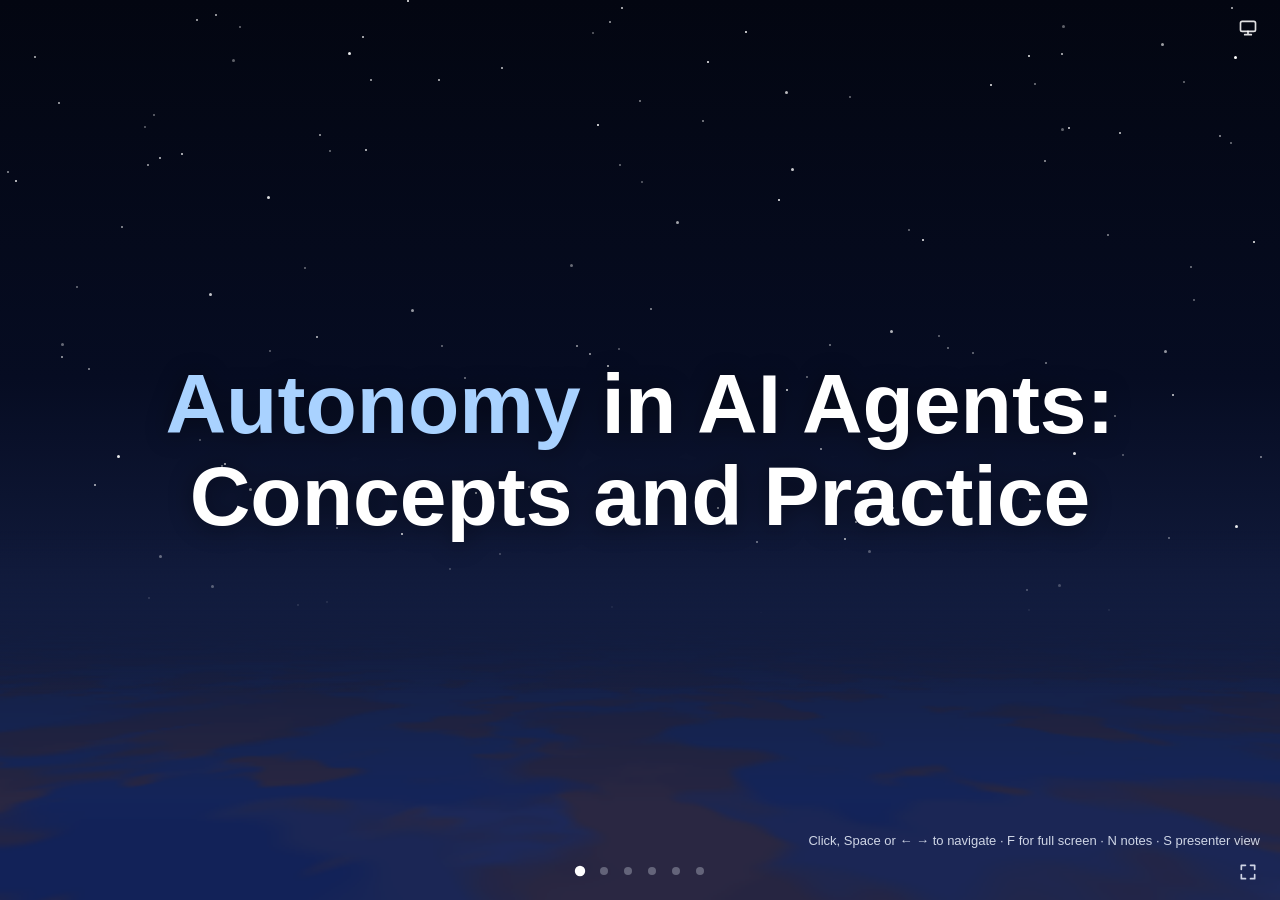
<file: index.html>
<!doctype html>
<html lang="en">
<head>
<meta charset="utf-8">
<meta name="viewport" content="width=device-width, initial-scale=1">
<title>Autonomy in AI Agents: Concepts and Practice</title>
<style>
  /* sky-blue palette for the content slides; Light = pale sky, Dark = night-flight navy */
  :root { --band-gap: 24px; /* space between bands, shared by every content slide */
    --bg: #eef3fa; --card: #ffffffcc; --line: #cdd9ea; --ink: #0f1b2d; --muted: #53627a; --accent: #1f5fbf; }
  @media (prefers-color-scheme: dark) { :root:not([data-theme]) { --bg: #0b1320; --card: #121c2ecc; --line: #243349; --ink: #e9eff9; --muted: #94a5bf; --accent: #6fa8ff; } }
  :root[data-theme="dark"] { --bg: #0b1320; --card: #121c2ecc; --line: #243349; --ink: #e9eff9; --muted: #94a5bf; --accent: #6fa8ff; }
  * { box-sizing: border-box; }
  html, body { margin: 0; height: 100%; background: var(--bg); color: var(--ink); overflow: hidden;
    font-family: -apple-system, BlinkMacSystemFont, "Segoe UI", Helvetica, Arial, sans-serif; }

  /* soft drifting glow behind everything */
  body::before { content: ""; position: fixed; width: 60vmax; height: 60vmax; left: 50%; top: 50%;
    margin: -30vmax 0 0 -30vmax; border-radius: 50%; pointer-events: none;
    background: radial-gradient(circle, color-mix(in srgb, var(--accent) 22%, transparent), transparent 65%);
    animation: drift 14s ease-in-out infinite alternate; }
  @keyframes drift { from { transform: translate(-12vw, -8vh) scale(.9); } to { transform: translate(12vw, 8vh) scale(1.1); } }

  /* slide 1 only: flying forward above a sea of clouds; fades out on later slides */
  .sky { position: fixed; inset: 0; z-index: 0; overflow: hidden; pointer-events: none; opacity: 1; transition: opacity .8s;
    --hz: 68vh; --sx: 50%; --sy: 30vh; --mx: 50%; --my: 30vh; --glow: rgba(255,244,214,.18); --mglow: rgba(150,170,255,0);
    --sky-top: #0a3a8c; --sky-mid: #2f78d0; --hz-col: #c7dff4; --tint: #fff; --suncol: #fffcea; --sunop: 1; --moonop: 0; --starop: 0; --wb: 1;
    background:
      radial-gradient(70vmax 55vmax at var(--sx) var(--sy), var(--glow), transparent 70%),
      radial-gradient(40vmax 32vmax at var(--mx) var(--my), var(--mglow), transparent 70%),
      linear-gradient(to bottom, var(--sky-top) 0%, var(--sky-mid) 42%, var(--hz-col) var(--hz)); }
  body.on-defs .sky { opacity: 0; }
  /* clouds are one WebGL canvas (script at the end); lite = still frame, no animation. Auto on battery (Chrome/Edge), L toggles. Fallback ground when WebGL is missing */
  .sky canvas { position: absolute; inset: 0; width: 100%; height: 100%; display: block; }
  .sky .ground { position: absolute; left: 0; right: 0; top: var(--hz); bottom: 0; display: none;
    background: linear-gradient(to bottom, var(--hz-col), #8db9e6 30%, #6fa3d9); }
  body.nogl .sky .ground { display: block; } body.nogl .sky canvas { display: none; }
  .sky .moon { display: none; } body.nogl .sky .moon { display: block; }
  body.lite .w { filter: none; }
  body.lite:not(.on-defs) .slide.title { text-shadow: 0 1px 6px rgba(0,0,0,.4); }
  .sky .haze { position: absolute; left: 0; right: 0; top: calc(var(--hz) - 9vh); height: 18vh;
    background: linear-gradient(to bottom, transparent, color-mix(in srgb, var(--hz-col) 92%, transparent) 50%, transparent); }
  .sky .star { position: absolute; width: 2px; height: 2px; border-radius: 50%; background: #fff; opacity: var(--o, .8); animation: tw 4s ease-in-out infinite alternate; animation-delay: var(--d); }
  .sky .stars { position: absolute; left: 0; right: 0; top: 0; height: var(--hz); opacity: var(--starop); }
  .sky .sun { position: absolute; left: var(--sx); top: var(--sy); width: 16vmin; height: 16vmin; transform: translate(-50%, -50%); border-radius: 50%; opacity: var(--sunop);
    background: radial-gradient(circle, #fff 0, #fff 14%, var(--suncol) 24%, color-mix(in srgb, var(--suncol) 45%, transparent) 40%, transparent 68%); }
  .sky .moon { position: absolute; left: var(--mx); top: var(--my); width: 7vmin; height: 7vmin; transform: translate(-50%, -50%); border-radius: 50%; opacity: var(--moonop);
    background: radial-gradient(circle at 36% 34%, #fff 0, #eef1ff 55%, #c9d0ee 100%); box-shadow: 0 0 3vmin 1vmin rgba(190,205,255,.45), 0 0 12vmin 4vmin rgba(150,170,255,.25); }
  @keyframes tw { to { opacity: calc(var(--o, .8) * .35); } }
  body:not(.on-defs) .slide.title { color: #fff; text-shadow: 0 2px 24px rgba(0,0,0,.45); }
  body:not(.on-defs) .slide.title .accent { color: #a9d2ff; }
  /* controls over the sky: the ink colour is chosen from the brightness of the clouds behind them (set by the script below) */
  body:not(.on-defs) .hint, body:not(.on-defs) .fs { color: var(--hint-ink, #cfc8ba); }
  body:not(.on-defs) .dots button::before { background: var(--hint-ink, #cfc8ba); }
  body:not(.on-defs) .dots button.on::before { background: var(--hint-on, #fff); }
  body:not(.on-defs)::before { opacity: 0; }

  .slide { position: absolute; inset: 0; overflow-y: auto; padding: 16px 5vw 52px; display: flex;
    visibility: hidden; opacity: 0; transition: opacity .4s, visibility .4s; }
  .slide.active { visibility: visible; opacity: 1; }
  .inner { margin: auto; width: 100%; max-width: 1200px; display: grid; gap: 14px; }

  /* word-by-word rise-in; words are inserted by JS with --d delay */
  .w { display: inline-block; opacity: 0; transform: translateY(.6em); filter: blur(8px); }
  .active .w { animation: rise .7s cubic-bezier(.2,.7,.2,1) forwards; animation-delay: var(--d); }
  @keyframes rise { to { opacity: 1; transform: none; filter: none; } }

  h1 { margin: 0; font-size: clamp(36px, 7vw, 84px); line-height: 1.1; }
  .title .inner { max-width: 1000px; }
  .title h1 { text-align: center; }
  .slide.title { padding-bottom: 16px; }   /* same top/bottom padding so the title is dead centre */
  h1, blockquote { word-spacing: -.03em; }
  .accent { color: var(--accent); }

  h2 { margin: 0; font-size: clamp(22px, 3vw, 34px); text-align: center; }
  /* 4 columns (years) x rows: the n-th card of every year shares row n, so each row starts at the same height; card rows are equal-height (1fr) so every box matches */
  .grid { display: grid; grid-template-columns: repeat(3, 1fr); grid-template-rows: auto 1fr 1fr; column-gap: 40px; row-gap: 8px; align-items: stretch; align-self: start; }
  .col { display: contents; }
  .col:nth-child(1) > * { grid-column: 1; } .col:nth-child(2) > * { grid-column: 2; }
  .col:nth-child(3) > * { grid-column: 3; } .col:nth-child(4) > * { grid-column: 4; }
  .col > .year { grid-row: 1; align-self: end; }
  .col > .card:nth-of-type(1) { grid-row: 2; } .col > .card:nth-of-type(2) { grid-row: 3; }
  .col > .card:nth-of-type(3) { grid-row: 4; } .col > .card:nth-of-type(4) { grid-row: 5; }
  .year { margin: 0; padding-bottom: 4px; border-bottom: 2px solid var(--accent); font-size: clamp(18px, 1.8vw, 24px); }
  .empty { margin: 0; padding: 12px 14px; border: 1px dashed var(--line); border-radius: 14px; color: var(--muted); font-size: 13px; }
  .card { background: var(--card); border: 1px solid var(--line); border-radius: 14px; padding: 10px 12px;
    display: grid; gap: 4px; align-content: start; opacity: 0; transform: translateY(14px); }
  .active .card { animation: slide .6s ease forwards; animation-delay: var(--co); }
  @keyframes slide { to { opacity: 1; transform: none; } }

  .label { margin: 0; font-size: 13px; letter-spacing: .1em; text-transform: uppercase; color: var(--accent); }
  blockquote { margin: 0; font-size: clamp(14px, 1.3vw, 21px); line-height: 1.38; font-weight: 600; }
  blockquote b { color: var(--accent); font-weight: 700; }
  .src { margin: 0; font-size: clamp(12px, .95vw, 15px); color: var(--muted); opacity: 0; }
  .active .src { animation: slide .6s ease forwards; animation-delay: var(--sd); }

  /* background-based so the line also draws correctly when a phrase wraps onto two lines */
  .key { background: linear-gradient(var(--accent), var(--accent)) no-repeat 0 100% / 0% .12em;
    -webkit-box-decoration-break: clone; box-decoration-break: clone; padding-bottom: .05em; }
  .active .key { animation: draw .6s ease forwards; animation-delay: var(--ul); }
  @keyframes draw { to { background-size: 100% .12em; } }

  .slide.defs { padding-top: clamp(24px, 5.5vh, 56px); }   /* lowers the "Definitions" title a little */
  .defs .inner { min-height: 100%; grid-template-rows: auto 1fr auto; }
  .defs .grid { align-content: start; padding-top: var(--band-gap); }   /* same title-to-content gap as the .blocks slides */
  .refs { border-top: 1px solid var(--line); padding-top: 6px; font-size: 10px; color: var(--muted);
    line-height: 1.3; opacity: 0; }
  .active .refs { animation: slide .8s ease forwards; animation-delay: var(--rd, 3s); }
  .refs h3 { margin: 0 0 3px; font-size: 10px; letter-spacing: .1em; text-transform: uppercase; }
  .refs ol { margin: 0; padding-left: 1.5em; columns: 3; column-gap: 28px; }
  .refs li { break-inside: avoid; }
  .refs a { color: inherit; text-decoration-color: var(--accent); text-underline-offset: 2px; }
  .refs a:hover { color: var(--accent); }


  /* hover / focus bubble that explains each year. It is a real element (not a pseudo-element) so its text can be
     selected: the invisible padding above it bridges the gap to the year, keeping the hover alive while the mouse moves in. */
  .year { position: relative; cursor: help; width: fit-content; min-width: 100%; }
  .year .tip { display: flex; position: absolute; left: 0; right: 0; top: 100%; padding-top: 12px; z-index: 5;
    font-size: clamp(13px, 1.05vw, 16px); font-weight: 500; line-height: 1.45; letter-spacing: normal; text-transform: none;
    cursor: text; user-select: text; -webkit-user-select: text;
    opacity: 0; visibility: hidden; transform: translateY(-6px); transition: opacity .2s, transform .2s, visibility .2s; }
  /* the wrapper is exactly as wide as the year, so the arrow (on the wrapper) always points at the year text,
     while the bubble itself may be wider and spill to the right (or to the left for the last column) */
  .year .tip::after { content: ""; position: absolute; left: 22px; top: 6px; width: 12px; height: 12px; z-index: 2;
    background: var(--bg); border-left: 1px solid var(--accent); border-top: 1px solid var(--accent); transform: rotate(45deg); }
  .year .tip-body { display: block; flex: none; width: min(430px, 92vw); position: relative; z-index: 1; padding: 12px 14px;
    border-radius: 12px; background: var(--bg); color: var(--ink); border: 1px solid var(--accent); box-shadow: 0 10px 30px rgba(0,0,0,.18); }
  .year:hover .tip, .year:focus-visible .tip, .year:focus-within .tip, .year.pinned .tip { opacity: 1; visibility: visible; transform: none; }
  .year:focus-visible { outline: 2px solid var(--accent); outline-offset: 4px; border-radius: 4px; }
  /* 2023 and 2024 bubbles open to the right of the year, 2025 opens to the left */
  .col:nth-child(3) > .year .tip { justify-content: flex-end; }


  /* building-blocks slide: builds up one layer per click */
  .slide.blocks { padding-top: clamp(24px, 5.5vh, 56px); padding-bottom: 68px; }
  .blocks .inner { min-height: 100%; grid-template-rows: auto 1fr auto; }
  .blocks .stage { display: grid; gap: var(--band-gap); align-content: start; padding-top: var(--band-gap); }
  .band { display: grid; gap: 8px; }
  .band > h3 { margin: 0; padding-bottom: 3px; border-bottom: 2px solid var(--accent); font-size: clamp(16px, 1.5vw, 21px); }
  .band > h3 small { font-weight: 500; color: var(--muted); font-size: .72em; margin-left: .5em; }
  .item { background: var(--card); border: 1px solid var(--line); border-radius: 14px; padding: 8px 12px 10px;
    display: grid; gap: 3px; align-content: start; }
  .tgrid { display: grid; grid-template-columns: repeat(3, 1fr); gap: 10px; }
  .trait { align-content: start; }
  .trait h4 { color: var(--accent); }
  .by { font-size: clamp(11px, .85vw, 13px) !important; opacity: .85; }
  .item.diag { padding: 8px 12px; }
  .item.diag svg { max-height: 250px; }
  .item.diag.big svg { max-height: none; }
  .mc { fill: var(--muted); font-size: 11px; text-anchor: end; }
  .alist { list-style: none; margin: 0; padding: 0; }
  .alist li { display: flex; gap: 28px; padding: 14px 4px; border-bottom: 1px solid var(--line); }
  .alist li:last-child { border-bottom: 0; }
  .alist h4 { flex: 0 0 clamp(190px, 22%, 280px); margin: 0; font-size: clamp(17px, 1.7vw, 24px); color: var(--accent); }
  .alist li > div { flex: 1; display: grid; gap: 3px; }
  .alist p { margin: 0; font-size: clamp(15px, 1.5vw, 22px); line-height: 1.4; color: var(--muted); }
  @media (max-width: 760px) { .alist li { flex-direction: column; gap: 4px; } }
  .band > .note { margin: 0; font-size: clamp(11px, .9vw, 13px); color: var(--muted); }
  .item.row { grid-template-columns: minmax(200px, 300px) 1fr; align-items: center; column-gap: 18px; }
  .item h4 { margin: 0; font-size: clamp(14px, 1.2vw, 17px); }
  .item p { margin: 0; font-size: clamp(12px, .95vw, 14px); line-height: 1.35; color: var(--muted); }
  .item p b { color: var(--ink); font-weight: 600; }
  .item svg { width: 100%; height: auto; }
  .item.row svg { max-width: 340px; }
  .mb { fill: var(--card); stroke: var(--accent); stroke-width: 1.6; }
  .mb.g { stroke: var(--muted); stroke-dasharray: 4 3; }
  .mt { fill: var(--ink); font-size: 13px; text-anchor: middle; dominant-baseline: central; }
  .ma { stroke: var(--accent); stroke-width: 1.8; fill: none; marker-end: url(#ah); stroke-linejoin: round; }
  .ma.n { marker-end: none; }
  .ma.two { marker-start: url(#ah); }
  .ml { fill: var(--accent); font-size: 11px; font-weight: 600; text-anchor: middle; letter-spacing: .04em; }
  /* hover / focus bubble for the diagram boxes (one shared element, positioned by JS) */
  .tipt { cursor: help; outline: none; }
  .tipt:hover .mb, .tipt:focus-visible .mb { stroke-width: 3; fill: color-mix(in srgb, var(--accent) 10%, var(--card)); }
  .bubble { position: fixed; z-index: 20; width: min(340px, 92vw); padding: 10px 13px; border-radius: 12px; cursor: text; user-select: text; -webkit-user-select: text;
    background: var(--bg); color: var(--ink); border: 1px solid var(--accent); box-shadow: 0 10px 30px rgba(0,0,0,.18);
    font-size: 14px; line-height: 1.45; opacity: 0; visibility: hidden; transform: translateY(4px); transition: opacity .15s, transform .15s, visibility .15s; }
  /* invisible bridge over the gap to the box, so the pointer can travel from the box into the bubble */
  .bubble::before { content: ""; position: absolute; left: 0; right: 0; top: 100%; height: 16px; }
  .bubble.below::before { top: auto; bottom: 100%; }
  .bubble.left::before { top: 0; bottom: 0; left: 100%; right: auto; width: 16px; height: auto; }
  .bubble.left::after { left: auto; right: -7px; bottom: auto; top: var(--ay, 50%); margin: -6px 0 0; transform: rotate(-45deg); }
  .bubble.on { opacity: 1; visibility: visible; transform: none; }
  .bubble b { display: block; margin-bottom: 2px; color: var(--accent); font-size: 12px; letter-spacing: .1em; text-transform: uppercase; }
  .bubble::after { content: ""; position: absolute; left: var(--ax, 50%); width: 12px; height: 12px; margin-left: -6px; background: var(--bg);
    border: 1px solid var(--accent); border-top: 0; border-left: 0; bottom: -7px; transform: rotate(45deg); }
  .bubble.below::after { bottom: auto; top: -7px; transform: rotate(225deg); }


  .hint { position: fixed; bottom: 52px; right: 20px; font-size: 13px; color: var(--muted); }
  .fs { position: fixed; bottom: 12px; right: 16px; width: 32px; height: 32px; padding: 0; border: 0; border-radius: 8px;
    background: none; color: var(--muted); cursor: pointer; display: grid; place-items: center; transition: .2s; }
  .fs:hover { color: var(--accent); background: color-mix(in srgb, var(--accent) 12%, transparent); }
  .fs:focus-visible { outline: 2px solid var(--accent); }
  .theme-wrap { position: fixed; top: 12px; right: 16px; z-index: 30; }
  /* "back to now" chip: only while the sky time is set by hand, slide 1 only */
  .now { position: fixed; top: 12px; right: 56px; z-index: 30; height: 32px; padding: 0 12px; border: 0; border-radius: 8px; font: inherit; font-size: 13px;
    color: rgba(255,255,255,.9); background: rgba(255,255,255,.16); backdrop-filter: blur(6px); cursor: pointer; display: none; align-items: center; gap: 6px; }
  .now:hover { background: rgba(255,255,255,.3); color: #fff; }
  .now.show { display: flex; }
  body.on-defs .now { display: none; }
  .theme { position: relative; width: 32px; height: 32px; padding: 0; border: 0; border-radius: 8px;
    background: none; color: var(--muted); cursor: pointer; display: grid; place-items: center; transition: .2s; }
  .theme:hover { color: var(--accent); background: color-mix(in srgb, var(--accent) 12%, transparent); }
  .theme-menu { position: absolute; top: 38px; right: 0; min-width: 138px; padding: 5px; border-radius: 12px; display: grid; gap: 2px;
    background: color-mix(in srgb, var(--bg) 94%, transparent); border: 1px solid var(--line); box-shadow: 0 10px 30px rgba(0,0,0,.25); backdrop-filter: blur(10px); }
  .theme-menu[hidden] { display: none; }
  .theme-menu button { display: flex; align-items: center; gap: 10px; width: 100%; padding: 7px 10px; border: 0; border-radius: 8px; background: none;
    color: var(--ink); font: inherit; font-size: 14px; cursor: pointer; text-align: left; }
  .theme-menu button:hover { background: color-mix(in srgb, var(--accent) 12%, transparent); }
  .theme-menu button[aria-checked="true"] { color: var(--accent); font-weight: 600; }
  .theme-menu button[aria-checked="true"]::after { content: "✓"; margin-left: auto; }
  .theme:focus-visible { outline: 2px solid var(--accent); }
  .theme svg > g { display: none; }
  .theme[data-mode="system"] .i-system, .theme[data-mode="light"] .i-light, .theme[data-mode="dark"] .i-dark { display: block; }
  body:not(.on-defs) .theme { color: rgba(255,255,255,.88); }
  body:not(.on-defs) .theme:hover { background: rgba(255,255,255,.18); color: #fff; }
  .fs .exit, :fullscreen .fs .enter { display: none; }
  :fullscreen .fs .exit { display: block; }
  :fullscreen .hint, body.on-defs .hint { display: none; }

  .dots { position: fixed; bottom: 18px; left: 50%; transform: translateX(-50%); display: flex; gap: 2px; }
  .dots button { width: 22px; height: 22px; padding: 0; border: 0; background: none; cursor: pointer;
    display: grid; place-items: center; }
  .dots button::before { content: ""; width: 8px; height: 8px; border-radius: 50%; background: var(--muted);
    opacity: .35; transition: .3s; }
  .dots button:hover::before { opacity: .8; }
  .dots button.on::before { opacity: 1; background: var(--accent); transform: scale(1.3); }
  .dots button:focus-visible { outline: 2px solid var(--accent); border-radius: 50%; }

  @media (max-width: 1100px) {
    .grid { grid-template-columns: 1fr 1fr; grid-template-rows: none; align-items: start; }
    /* two-column layout: the right-hand column (2024) opens left, the left-hand ones (2023, 2025) open right */
    .col:nth-child(2) > .year .tip { justify-content: flex-end; }
    .col:nth-child(3) > .year .tip { justify-content: flex-start; }
    .col { display: grid; gap: 8px; align-content: start; }
    .col > * { grid-column: auto !important; grid-row: auto !important; }
    .refs ol { columns: 2; }
  }
  .concepts { display: grid; grid-template-columns: 1fr 1fr; gap: 22px 48px; }
  .concept h3 { margin: 0 0 6px; padding-bottom: 3px; border-bottom: 2px solid var(--accent); font-size: clamp(18px, 1.8vw, 24px); }
  .concept p { margin: 0 0 8px; font-size: clamp(13px, 1.1vw, 17px); line-height: 1.45; }
  .concept p b, .concept li b { color: var(--accent); }
  .concept ul { margin: 0 0 8px; padding-left: 1.2em; font-size: clamp(13px, 1.1vw, 17px); line-height: 1.45; }
  .concept li { margin-bottom: 3px; }
  .concept .by { color: var(--muted); font-size: .85em; }
  @media (max-width: 1100px) { .tgrid { grid-template-columns: 1fr 1fr; } .item.row { grid-template-columns: 1fr; } }
  @media (max-width: 760px) { .concepts { grid-template-columns: 1fr; } .grid { grid-template-columns: 1fr; } .refs ol { columns: 1; } }

  /* slide 4: AgentStudio built itself */
  .stages { display: grid; grid-template-columns: repeat(4, 1fr); gap: 10px; }
  .stage-card { position: relative; }
  .stage-card .when { margin: 0; font-size: clamp(11px, .85vw, 13px); letter-spacing: .1em; text-transform: uppercase; color: var(--accent); font-weight: 600; }
  .stage-card h4 { font-size: clamp(14px, 1.25vw, 18px); }
  .stage-card ul { margin: 0; padding-left: 1.1em; font-size: clamp(12px, .95vw, 14px); line-height: 1.38; color: var(--muted); }
  .stage-card li b { color: var(--ink); font-weight: 600; }
  .stats { display: flex; flex-wrap: wrap; justify-content: center; gap: 6px 34px; margin: 0; }
  .stats div { display: flex; align-items: baseline; gap: 8px; }
  .stats b { font-size: clamp(20px, 2.2vw, 30px); color: var(--accent); }
  .stats span { font-size: clamp(11px, .9vw, 13px); color: var(--muted); }
  .shots { display: grid; grid-template-columns: 1fr; gap: 14px; }
  .shot { margin: 0; display: grid; gap: 6px; justify-items: center; }
  .shot img { width: auto; max-width: 100%; max-height: 27vh; display: block; border: 1px solid var(--line); border-radius: 12px; background: #fff; cursor: zoom-in; }
  .shot figcaption { text-align: center; }
  .lightbox { position: fixed; inset: 0; z-index: 100; background: rgba(6,12,24,.92); display: flex; flex-direction: column; overflow: hidden; }
  .lightbox[hidden] { display: none; }
  /* toolbar is its own row, so a zoomed image can never cover it; only the stage below scrolls */
  .lb-bar { flex: none; display: flex; justify-content: flex-end; gap: 8px; align-items: center; padding: 10px 18px; }
  .lb-stage { flex: 1 1 0; min-width: 0; min-height: 0; width: 100%; display: flex; overflow: auto; padding: 8px 24px 24px; cursor: grab; overscroll-behavior: contain; }
  .lb-stage.drag { cursor: grabbing; user-select: none; }
  .lb-stage img { flex: none; margin: auto; max-width: none; border-radius: 10px; background: #fff; box-shadow: 0 20px 60px rgba(0,0,0,.5); -webkit-user-drag: none; user-select: none; }
  .lb-bar button { min-width: 40px; height: 40px; padding: 0 10px; border: 0; border-radius: 20px; cursor: pointer;
    background: rgba(255,255,255,.16); color: #fff; font: 600 16px/1 inherit; font-family: inherit; }
  .lb-bar button:hover { background: rgba(255,255,255,.3); }
  .lb-bar button:focus-visible { outline: 2px solid #fff; }
  .lb-bar .x { font-size: 26px; font-weight: 400; width: 40px; padding: 0; }
  .lb-bar output { min-width: 54px; text-align: center; color: #fff; font-size: 14px; }
  .shot figcaption { font-size: clamp(11px, .9vw, 13px); color: var(--muted); line-height: 1.35; }
  .shot figcaption b { color: var(--ink); font-weight: 600; }
  .intro { margin: 0; font-size: clamp(13px, 1.05vw, 16px); line-height: 1.5; color: var(--muted); }
  .intro b { color: var(--ink); font-weight: 600; }
  @media (max-width: 1100px) { .stages { grid-template-columns: 1fr 1fr; } }
  @media (max-width: 760px) { .stages { grid-template-columns: 1fr; } }
  @media (prefers-reduced-motion: reduce) {
    body::before { animation: none; }
    .year .tip { transition: none; }
    .w, .card, .src, .refs { opacity: 1 !important; transform: none !important; filter: none !important; animation: none !important; }
    .key { background-size: 100% .12em !important; animation: none !important; }
  }

  /* presenter scripts: <aside class="notes"> inside each slide; never shown to the audience except via the N overlay */
  .notes { display: none; }
  .notes-overlay { position: fixed; left: 0; right: 0; bottom: 0; z-index: 90; max-height: 46vh; overflow: auto; padding: 16px 28px 22px;
    background: color-mix(in srgb, var(--bg) 96%, transparent); border-top: 2px solid var(--accent); box-shadow: 0 -10px 30px rgba(0,0,0,.25);
    font-size: clamp(15px, 1.5vw, 22px); line-height: 1.5; color: var(--ink); }
  .notes-overlay[hidden] { display: none; }
  .notes-overlay p { margin: 0 0 .6em; max-width: 70em; }
  .notes-overlay .cue, .notes-overlay b { color: var(--accent); }
  .notes-overlay .pad-row { display: flex; gap: 10px; align-items: flex-start; margin-top: 10px; }
  .notes-overlay textarea { flex: 1; min-height: 4.5em; resize: vertical; padding: 8px 10px; border: 1px solid var(--line); border-radius: 8px;
    background: var(--card); color: var(--ink); font: inherit; font-size: .8em; }
  .notes-overlay button { padding: 6px 14px; border: 0; border-radius: 8px; background: var(--accent); color: var(--bg); font: inherit; font-size: .75em; cursor: pointer; }
</style>
</head>
<body>
<div class="sky" aria-hidden="true"><div class="stars"></div><div class="sun"></div><div class="moon"></div><canvas class="clouds"></canvas><div class="ground"></div><div class="haze"></div></div></div>
<section class="slide title active" data-reveal="title">
  <div class="inner"><h1><span class="accent">Autonomy</span> in AI Agents:<br>Concepts and Practice</h1></div>
  <aside class="notes">
    <p>Welcome. Today is about one word that appears in every AI headline: <b>autonomy</b>.</p>
    <p>Two questions: what do researchers and vendors actually mean by an "agent", and how are agents being given more autonomy in practice?</p>
    <p>I will end with a case from my own work, an app whose agents built the app itself.</p>
    <p><span class="cue">Roadmap: definitions, what makes an agent, a real example, how autonomy is granted.</span></p>
  </aside>
</section>

<section class="slide defs fit" data-reveal="cards">
  <div class="inner">
    <h2>How Definitions Evolved</h2>
    <div class="grid">
      <section class="col">
        <h3 class="year" tabindex="0">2023<span class="tip" role="tooltip"><span class="tip-body">Abstract definitions. An agent is described by how it works: it senses its environment, makes decisions and acts, pursuing goals with limited supervision.</span></span></h3>
        <article class="card">
          <blockquote>“AI systems that can pursue <span class="key">complex goals</span> with <span class="key">limited direct supervision.”</span></blockquote>
          <p class="src">Shavit et al. 2023</p>
        </article>
        <article class="card">
          <blockquote>“AI agents are artificial entities that <span class="key">sense their environment, make decisions, and take actions.”</span></blockquote>
          <p class="src">Xi et al. 2023</p>
        </article>
      </section>
      <section class="col">
        <h3 class="year" tabindex="0">2024<span class="tip" role="tooltip"><span class="tip-body">More concrete. Definitions name the mechanics: observing the world, acting through tools, and the model itself directing its own process and tool use.</span></span></h3>
        <article class="card">
          <blockquote>“…an application that attempts to <span class="key">achieve a goal</span> by <span class="key">observing the world and acting upon it</span> using the tools that it has at its disposal.”</blockquote>
          <p class="src">Wiesinger et al. 2024</p>
        </article>
        <article class="card">
          <blockquote>Agents are systems where “LLMs <span class="key">dynamically direct their own processes and tool usage</span>, maintaining control over how they accomplish tasks.”</blockquote>
          <p class="src">Anthropic 2024</p>
        </article>
      </section>
      <section class="col">
        <h3 class="year" tabindex="0">2025<span class="tip" role="tooltip"><span class="tip-body">Independence and multiplicity. An agent independently accomplishes tasks on your behalf, and agentic AI extends this to teams of agents collaborating toward complex goals.</span></span></h3>
        <article class="card">
          <blockquote>“Agents are systems that <span class="key">independently accomplish tasks</span> on your behalf.”</blockquote>
          <p class="src">OpenAI 2025</p>
        </article>
        <article class="card">
          <blockquote>“Systems of <span class="key">multiple AI agents collaborating</span> to achieve complex goals.”</blockquote>
          <p class="src">Sapkota et al. 2025</p>
        </article>
      </section>
    </div>

    <footer class="refs">
      <h3>References</h3>
      <ol>
        <li>Shavit, Y., et al. (2023). <a href="https://cdn.openai.com/papers/practices-for-governing-agentic-ai-systems.pdf" target="_blank" rel="noopener">Practices for governing agentic AI systems</a>. OpenAI.</li>
        <li>Xi, Z., et al. (2023). <a href="https://arxiv.org/abs/2309.07864" target="_blank" rel="noopener">The rise and potential of large language model based agents: A survey</a>.</li>
        <li>Wiesinger, J., Marlow, P., &amp; Vuskovic, V. (2024, September). <a href="https://www.kaggle.com/whitepaper-agents" target="_blank" rel="noopener">Agents</a>. Google.</li>
        <li>Anthropic. (2024, December 19). <a href="https://www.anthropic.com/engineering/building-effective-agents" target="_blank" rel="noopener">Building effective agents</a>.</li>
        <li>OpenAI. (2025). <a href="https://cdn.openai.com/business-guides-and-resources/a-practical-guide-to-building-agents.pdf" target="_blank" rel="noopener">A practical guide to building agents</a>.</li>
        <li>Sapkota, R., Roumeliotis, K. I., &amp; Karkee, M. (2025). <a href="https://arxiv.org/abs/2505.10468" target="_blank" rel="noopener">AI agents vs. agentic AI: A conceptual taxonomy, applications and challenges</a>. <i>Information Fusion, 126</i>, 103599.</li>
      </ol>
    </footer>
  </div>
  <aside class="notes">
    <p>Read this slide left to right as a timeline. The wording of "agent" changed a lot in three years.</p>
    <p><b>2023, abstract.</b> Shavit and Xi describe an agent by what it does: it senses, decides and acts toward complex goals with limited supervision.</p>
    <p><b>2024, concrete.</b> Google talks about observing the world and acting with tools. Anthropic adds the key shift: the LLM itself directs its own process and tool use.</p>
    <p><b>2025, independence and plurality.</b> OpenAI says agents independently accomplish tasks on your behalf. Sapkota moves to many agents collaborating.</p>
    <p><span class="cue">Takeaway: from "describes" to "decides" to "works independently, and together". Autonomy is the thread. Hover a year for its one-line summary.</span></p>
  </aside>
</section>

<section class="slide blocks fit traits" data-reveal="static">
  <div class="inner">
    <h2>What Makes an Agent</h2>
    <div class="stage">
      <div class="band">
        <h3>Characteristics <small>what an agent does</small></h3>
        <div class="tgrid"><div class="item trait"><h4>Autonomy</h4><p>Operates without direct human intervention and controls its own actions: the LLM directs its own process and tool use.</p><p class="by">Wooldridge &amp; Jennings 1995 · Anthropic 2024</p></div><div class="item trait"><h4>Goal-directed</h4><p>Takes the initiative toward a goal instead of only reacting, and accomplishes the task on the user's behalf.</p><p class="by">Wooldridge &amp; Jennings 1995 · OpenAI 2025</p></div><div class="item trait"><h4>Perceives its environment</h4><p>Senses the environment and responds to changes; each step brings ground truth, such as tool results or code output.</p><p class="by">Wooldridge &amp; Jennings 1995 · Anthropic 2024</p></div><div class="item trait"><h4>Social ability</h4><p>Interacts with other agents and humans: delegates, collaborates, hands off, and returns control when it cannot finish.</p><p class="by">Wooldridge &amp; Jennings 1995 · Tomašev et al. 2026 · OpenAI 2025</p></div><div class="item trait"><h4>Reasons and plans</h4><p>Interleaves reasoning with acting, breaks tasks into steps, reflects on past actions and corrects course.</p><p class="by">Yao et al. 2022 · Weng 2023</p></div><div class="item trait"><h4>Acts through tools</h4><p>Uses tools to gather context and to take actions, choosing the right one for the current state of the workflow.</p><p class="by">OpenAI 2025 · Schick et al. 2023</p></div></div>
      </div>
      <div class="band">
        <h3>Building blocks <small>what an agent is made of</small></h3>
        <div class="item diag"><svg viewBox="-8 0 1150 290"><g><g class="tipt" tabindex="0" data-tip-title="Harness" data-tip="The loop that calls the model and routes its tool calls (Martin et al. 2026). In Codex it also assembles the instructions and enforces sandbox permissions and approvals (Bolin 2026). Broader definitions add the sandbox and tools (Trivedy 2026); this diagram follows Martin and keeps those outside, along with the environment and other agents. The session and memory sit inside the agent box but outside the harness. Here: the dashed box except the LLM and the session &amp; memory."><rect class="node dash" x="4" y="20" width="906" height="250" rx="20" style="fill:none;pointer-events:all;stroke:var(--accent)"/></g><rect class="node" x="22" y="50" width="870" height="190" rx="16" style="fill:none"/><text class="ml" x="457" y="72">AGENT</text><g class="tipt" tabindex="0" data-tip-pos="below" data-tip-title="Session &amp; memory" data-tip="Durable state kept outside the model's context window: the append-only log of everything that happened (Martin et al. 2026), and memory the agent writes for later sessions, such as progress files (Young 2025). The harness reads slices of it to build the context."><rect class="mb g" x="44" y="165" width="150" height="40" rx="9"/><text class="mt" x="119.0" y="179">Session &amp; memory</text><text class="mt" x="119.0" y="194" style="font-size:11px;fill:var(--muted)">durable store</text></g><g class="tipt" tabindex="0" data-tip-title="Guardrails" data-tip="Layered checks around the agent: relevance and safety classifiers, PII filters, moderation, rules-based protections and risk ratings for tools. In Codex, the harness enforces sandbox permissions and approval policies (Bolin 2026)."><rect class="mb g" x="30" y="7" width="120" height="26" rx="9"/><text class="mt" x="90.0" y="20.5">Guardrails</text></g><path class="ma two" d="M194 185H238"/><g transform="translate(194 0)"><g class="tipt" tabindex="0" data-tip-title="Instructions" data-tip="Explicit guidelines that define how the agent behaves. Best built from existing procedures, with clear actions and the edge cases spelled out. The harness assembles them, with other context, into each prompt (Bolin 2026)."><rect class="mb g" x="44" y="85" width="150" height="40" rx="9"/><text class="mt" x="119.0" y="105.5">Instructions</text></g><g class="tipt" tabindex="0" data-tip-pos="below" data-tip-title="Context" data-tip="What the harness puts in the model's context window at each step. It selects it from the session log, for example by taking slices of the event stream (Martin et al. 2026)."><rect class="mb g" x="44" y="165" width="150" height="40" rx="9"/><text class="mt" x="119.0" y="185.5">Context</text></g><g class="tipt" tabindex="0" data-tip-title="LLM" data-tip="The model that reasons and decides: it plans the next step, selects tools and recognizes when the work is done."><rect class="mb" x="272" y="105" width="176" height="80" rx="9"/><text class="mt" x="360.0" y="137.0" style="font-size:16px;font-weight:700">LLM</text><text class="mt" x="360.0" y="157.0" style="font-size:12px;fill:var(--muted)">reasons · plans · decides</text></g><path class="ma " d="M194 105H233V128H272"/><path class="ma two" d="M194 185H233V162H272"/><path class="ma two" d="M448 145H526"/><rect class="node" x="512" y="68" width="170" height="154" rx="12" style="fill:none;stroke:var(--accent);stroke-width:1.2"/><text class="ml" x="597" y="86">TOOLS</text><g class="tipt" tabindex="0" data-tip-title="Data tools" data-tip="Retrieve the context the task needs: the model writes its own queries to databases, documents or the web."><rect class="mb g" x="526" y="90" width="142" height="30" rx="9"/><text class="mt" x="597.0" y="105.5">Data (retrieval)</text></g><g class="tipt" tabindex="0" data-tip-pos="left" data-tip-title="Action tools" data-tip="Let the agent change things: update a record, send a message, hand a ticket to a human."><rect class="mb g" x="526" y="130" width="142" height="30" rx="9"/><text class="mt" x="597.0" y="145.5">Action</text></g><g class="tipt" tabindex="0" data-tip-pos="below" data-tip-title="Collaboration tools" data-tip="Other agents exposed as tools, or handoffs to peers, so one agent can delegate or share part of the work with another."><rect class="mb g" x="526" y="170" width="142" height="30" rx="9"/><text class="mt" x="597.0" y="185.5">Collaboration</text></g><g class="tipt" tabindex="0" data-tip-title="Environment" data-tip="What the agent acts on, including the backends of its tools, such as a sandbox where code runs and files are edited. The harness calls them like any other tool (Martin et al. 2026). At each step the environment returns ground truth, such as tool-call results or code execution output, so the agent can assess its progress (Anthropic 2024)."><rect class="mb g" x="790" y="70" width="150" height="90" rx="9"/><text class="mt" x="865.0" y="108">Environment</text><text class="mt" x="865.0" y="127" style="font-size:11px;fill:var(--muted)">sandbox · data · APIs</text></g><g class="tipt" tabindex="0" data-tip-pos="below" data-tip-title="Other agents" data-tip="Agents the work can be delegated to, either as tools called by a manager or through handoffs between peers. Martin et al. 2026 call a model plus its harness a 'brain', so each of these has its own harness outside this one; the orchestration logic that spawns or hands off to them belongs to the caller (Trivedy 2026)."><rect class="mb g" x="790" y="172" width="150" height="48" rx="9"/><text class="mt" x="865.0" y="196.5">Other agents</text></g><path class="ma " d="M790 105H668"/><path class="ma " d="M668 145H790"/><path class="ma two" d="M668 185H790"/><text class="ml" x="753" y="99">READ</text><text class="ml" x="753" y="139">ACT</text><text class="ml" x="753" y="179">DELEGATE</text><text class="ml" x="360" y="228">LOOP: PLAN · ACT · OBSERVE</text></g></g></svg></div>
        <p class="note">An agent is an LLM that reasons and decides, guided by instructions and memory, acting on its environment and on other agents through tools, all inside guardrails.</p>
      </div>
    </div>
    <footer class="refs">
      <h3>References</h3>
      <ol>
        <li>Wooldridge, M., &amp; Jennings, N. R. (1995). <a href="https://doi.org/10.1017/S0269888900008122" target="_blank" rel="noopener">Intelligent agents: Theory and practice</a>. <i>The Knowledge Engineering Review, 10</i>(2), 115–152.</li>
        <li>Yao, S., et al. (2022). <a href="https://arxiv.org/abs/2210.03629" target="_blank" rel="noopener">ReAct: Synergizing reasoning and acting in language models</a>.</li>
        <li>Schick, T., et al. (2023). <a href="https://arxiv.org/abs/2302.04761" target="_blank" rel="noopener">Toolformer: Language models can teach themselves to use tools</a>.</li>
        <li>Weng, L. (2023, June 23). <a href="https://lilianweng.github.io/posts/2023-06-23-agent/" target="_blank" rel="noopener">LLM powered autonomous agents</a>.</li>
        <li>Anthropic. (2024, December 19). <a href="https://www.anthropic.com/engineering/building-effective-agents" target="_blank" rel="noopener">Building effective agents</a>.</li>
        <li>OpenAI. (2025). <a href="https://cdn.openai.com/business-guides-and-resources/a-practical-guide-to-building-agents.pdf" target="_blank" rel="noopener">A practical guide to building agents</a>.</li>
        <li>Young, J. (2025, November 26). <a href="https://www.anthropic.com/engineering/effective-harnesses-for-long-running-agents" target="_blank" rel="noopener">Effective harnesses for long-running agents</a>. Anthropic.</li>
        <li>Bolin, M. (2026, January 23). <a href="https://openai.com/index/unrolling-the-codex-agent-loop/" target="_blank" rel="noopener">Unrolling the Codex agent loop</a>. OpenAI.</li>
        <li>Tomašev, N., Franklin, M., &amp; Osindero, S. (2026). <a href="https://arxiv.org/abs/2602.11865" target="_blank" rel="noopener">Intelligent AI delegation</a>. Google DeepMind.</li>
        <li>Trivedy, V. (2026, March 10). <a href="https://www.langchain.com/blog/the-anatomy-of-an-agent-harness" target="_blank" rel="noopener">The anatomy of an agent harness</a>. LangChain.</li>
        <li>Martin, L., Cemaj, G., &amp; Cohen, M. (2026, April 8). <a href="https://anthropic.com/engineering/managed-agents" target="_blank" rel="noopener">Scaling managed agents: Decoupling the brain from the hands</a>. Anthropic.</li>
      </ol>
    </footer>
  </div>
  <aside class="notes">
    <p>Two bands. Top: what an agent <i>does</i>. Bottom: what it is <i>made of</i>.</p>
    <p><b>Characteristics.</b> Start with autonomy, the topic of the talk: it controls its own actions. Then goal-directed, perceives its environment, social ability, reasons and plans, acts through tools. The first four trace back to Wooldridge and Jennings in 1995, which shows the idea is old and the LLM is what changed.</p>
    <p><b>Building blocks.</b> Walk the diagram: the LLM reasons and decides. Instructions and context guide it. Tools let it read, act and delegate. The environment returns ground truth after each step. Session and memory live outside the model. Guardrails wrap everything.</p>
    <p>The dashed box is the <b>harness</b>: the loop around the model. Hover it for the definition and the sources I followed.</p>
    <p><span class="cue">Takeaway: an agent is an LLM that reasons and decides, acts through tools on its environment and on other agents, all inside guardrails.</span></p>
  </aside>
</section>

<section class="slide blocks fit" data-reveal="static">
  <div class="inner">
    <h2>AgentStudio</h2>
    <div class="stage">
      <div class="band">
        <h3>About AgentStudio</h3>
        <p class="intro">AgentStudio is a desktop app where you <b>draw a multi-agent workflow on a canvas</b> instead of writing code. Agent, Tool, Trigger and Condition nodes are joined by edges, and the drawing is itself the runnable definition. It runs on the Claude Agent SDK and OpenAI Agents, with tools from MCP servers, and a CLI and cron or webhook triggers let it run unattended. Its own repository became its first workload: agents triage, build, validate, review and merge the changes to the app that runs them, as a test of autonomy on a real, growing codebase.</p>
      </div>
      <div class="shots">
        <figure class="shot"><img src="assets/agentstudio-day1.png" alt="The first version of AgentStudio: a node palette, a canvas and an inspector"><figcaption><b>12 May 2026, day 1.</b> Four node types, a canvas and an inspector. The workflow shown was drawn for this screenshot.</figcaption></figure>
        <figure class="shot"><img src="assets/agentstudio-workflow.png" alt="AgentStudio today: the AgentStudio workflow, with an hourly repository audit and a five-minute issue intake, analyst, implementer and reviewer chain"><figcaption><b>Today.</b> The workflow that maintains AgentStudio: an hourly repository audit, and an issue chain of intake, analyst, implementer and reviewer.</figcaption></figure>
      </div>
    </div>
  </div>
  <aside class="notes">
    <p>Now the practice part. AgentStudio is my desktop app where you <b>draw a multi-agent workflow on a canvas</b> instead of writing code.</p>
    <p>Nodes are Agent, Tool, Trigger and Condition, joined by edges. The drawing is the runnable definition. It runs on the Claude Agent SDK and OpenAI Agents, tools come from MCP servers, and cron or webhook triggers let it run unattended.</p>
    <p>Left screenshot: day 1, 12 May 2026. Right screenshot: today, the workflow that maintains AgentStudio itself. Click an image to zoom.</p>
    <p><span class="cue">Bridge: its own repository became its first workload, a test of autonomy on a real, growing codebase.</span></p>
  </aside>
</section>

<section class="slide blocks fit" data-reveal="static">
  <div class="inner">
    <h2>AgentStudio Built Itself</h2>
    <div class="stage">
      <div class="band">
        <h3>The loop <small>an app that builds agent workflows, run by agent workflows</small></h3>
        <p class="intro">Every change to AgentStudio starts as a <b>GitHub issue</b>. One workflow claims it, an author agent builds it on its own branch, four validators check the pull request in parallel, and a reviewer agent approves or sends it back for a bounded fix loop. On approval it <b>merges itself</b>. Anything an agent finds outside its task becomes a new issue, so the loop feeds itself.</p>
        <div class="item diag"><svg viewBox="0 0 1100 136" role="img" aria-label="Loop: issue, issue reviewer, author, validators, reviewer, auto-merge, with return paths for requested changes and new findings"><g class="tipt" tabindex="0" data-tip-title="Issue" data-tip="Every task starts as a GitHub issue with a severity label and a category label. Agents file them too: CLAUDE.md tells an agent to open an issue for any out-of-scope bug, gap or refactor it finds instead of widening its own task."><rect class="mb" x="10" y="50" width="150" height="44" rx="10"/><text class="mt" x="85" y="66">Issue</text><text class="mt" x="85" y="83" style="font-size:11px;fill:var(--muted)">filed by an agent</text></g><g class="tipt" tabindex="0" data-tip-title="Issue Reviewer" data-tip="A bundled AgentStudio workflow (examples/workflows/issue-reviewer.json): a cron trigger fires every 5 minutes and the agent self-assigns unassigned open issues through the GitHub MCP tool. The assignee is the claim, so two agents do not build the same issue."><rect class="mb" x="196" y="50" width="150" height="44" rx="10"/><text class="mt" x="271" y="66">Issue Reviewer</text><text class="mt" x="271" y="83" style="font-size:11px;fill:var(--muted)">claims the issue</text></g><g class="tipt" tabindex="0" data-tip-title="Author" data-tip="Not a workflow file but a rule in CLAUDE.md: each task runs in a sub-agent on its own branch and worktree, announces STARTED on the issue, comments at every checkpoint, pushes after every commit and opens a draft PR early. GitHub is the memory, so another agent can resume if this one dies."><rect class="mb" x="382" y="50" width="150" height="44" rx="10"/><text class="mt" x="457" y="66">Author</text><text class="mt" x="457" y="83" style="font-size:11px;fill:var(--muted)">own branch + worktree</text></g><g class="tipt" tabindex="0" data-tip-title="PR Validators" data-tip="Workflow examples/workflows/pr-validators.json: a Fork node fans the PR out to four parallel validators (CodeQL, code review, secret scan, dependency audit) and a Join node collects the results. A condition node passes only if all four pass."><rect class="mb" x="568" y="50" width="150" height="44" rx="10"/><text class="mt" x="643" y="66">Validators</text><text class="mt" x="643" y="83" style="font-size:11px;fill:var(--muted)">4 parallel checks</text></g><g class="tipt" tabindex="0" data-tip-title="Reviewer Agent" data-tip="Reads the PR and emits a strict JSON verdict (approve or request changes, with line comments). On approve, the next node queues a squash auto-merge. Added 15 May 2026 as autonomy track items 2 and 3 (issues 560 and 561)."><rect class="mb" x="754" y="50" width="150" height="44" rx="10"/><text class="mt" x="829" y="66">Reviewer</text><text class="mt" x="829" y="83" style="font-size:11px;fill:var(--muted)">approve or request changes</text></g><g class="tipt" tabindex="0" data-tip-title="Auto-merge" data-tip="On a unanimous pass, the workflow approves the PR and queues a squash merge with auto-merge. A janitor workflow then removes the merged worktree, local branch and remote branch on an hourly schedule."><rect class="mb" x="940" y="50" width="150" height="44" rx="10"/><text class="mt" x="1015" y="66">Auto-merge</text><text class="mt" x="1015" y="83" style="font-size:11px;fill:var(--muted)">squash into main</text></g><path class="ma" d="M160 72 H196"/><path class="ma" d="M346 72 H382"/><path class="ma" d="M532 72 H568"/><path class="ma" d="M718 72 H754"/><path class="ma" d="M904 72 H940"/><path class="ma" d="M829 94 V128 H457 V94"/><text class="ml" x="643" y="122">REQUEST CHANGES → FIXER LOOP (BOUNDED)</text><path class="ma" d="M457 50 V16 H85 V50"/><text class="ml" x="271" y="10">OUT-OF-SCOPE FINDING → NEW ISSUE</text></svg></div>
      </div>
      <div class="band">
        <h3>How it grew</h3>
        <div class="stages">
          <div class="item stage-card"><p class="when">12 May · Day 1</p><h4>Built by hand with Claude</h4><ul><li>Canvas with <b>Agent, Tool, Trigger, Condition</b> nodes, inspector, SQLite, encrypted secrets</li><li><b>149 commits</b> in one day; 63 TypeScript files</li></ul></div>
          <div class="item stage-card"><p class="when">13 May</p><h4>Gets hands: CLI and cron</h4><ul><li>Headless <b>CLI</b> and a <b>cron scheduler</b>, so workflows can run unattended</li><li>Issue 1 is a CLI feature; CLAUDE.md sets the agent rules</li></ul></div>
          <div class="item stage-card"><p class="when">15 May</p><h4>Closes the loop</h4><ul><li><b>Autonomy 1/4 to 4/4</b> (issues 559 to 562): PR tools, Reviewer agent, PR Validators with auto-merge, bounded fixer loop</li></ul></div>
          <div class="item stage-card"><p class="when">10 to 23 Jul</p><h4>Runs at scale</h4><ul><li>Numbered <b>waves</b> of work: approval gate, webhook trigger, OTLP tracing, crash-safe runs</li><li><b>1,153</b> TypeScript files in <code>src</code></li></ul></div>
        </div>
      </div>
      <p class="stats"><span><b>1,618</b> commits</span><span><b>920</b> merged PRs</span><span><b>1,468</b> issues</span><span><b>21</b> days with commits</span></p>
    </div>
    <footer class="refs">
      <h3>Source</h3>
      <ol>
        <li>Oh, H. (2026). <a href="https://github.com/hakjuoh/AgentStudio/issues" target="_blank" rel="noopener">AgentStudio</a>: git history, CLAUDE.md, examples/workflows and GitHub issues. Counts read from GitHub on 13 Oct 2026.</li>
      </ol>
    </footer>
  </div>
  <aside class="notes">
    <p>Every change starts as a <b>GitHub issue</b>. Walk the loop: the issue reviewer claims it, the author builds on its own branch, four validators check the pull request in parallel, the reviewer approves or sends it back for a bounded fix loop, then it merges itself.</p>
    <p>The detail I like: anything an agent finds outside its task becomes a new issue. The loop feeds itself.</p>
    <p>Timeline. Day 1 (12 May) built by hand with Claude. 13 May: CLI and cron, so it runs unattended. 15 May: the loop closes with reviewer, validators and auto-merge. July: it runs at scale in numbered waves.</p>
    <p>Numbers, read from GitHub on 13 Oct 2026: 1,618 commits, 920 merged PRs, 1,468 issues, over 21 days with commits.</p>
    <p><span class="cue">Say plainly: this is one project and one developer's experience, not a benchmark. Hover a box for what each step really is.</span></p>
  </aside>
</section>

<section class="slide blocks fit traits" data-reveal="rows">
  <div class="inner">
    <h2>How Agents Are Given Autonomy</h2>
    <div class="stage">
      <ul class="alist">
          <li><h4>Spawns its own agents</h4><div><p>Before, developers fixed the roles and the number of agents in advance. Now a lead agent <span class="key">decides how many subagents the task needs</span> and launches them in parallel. The latest systems let peer agents <span class="key">claim tasks and message each other</span>, with no central orchestrator.</p><p class="by">Anthropic 2024 · Hadfield et al. 2025 · Carlini 2026</p></div></li>
          <li><h4>Builds its own tools</h4><div><p>Before, developers wrote a fixed list of tools. Now the agent <span class="key">writes code to act</span>, <span class="key">creates the tool a task needs</span> and saves it for reuse. It can even evolve its own scaffold while it works.</p><p class="by">Anthropic 2024 · Xia et al. 2025 · Jones &amp; Kelly 2025</p></div></li>
          <li><h4>Acts on its environment</h4><div><p>Before, agents could only use the calls developers had wired in. Now they <span class="key">run code in their own sandbox</span>, with many tasks in parallel. They can also <span class="key">operate a computer like a person</span>: look at the screen, click and type.</p><p class="by">Anthropic 2024 · OpenAI 2025 · Claude blog 2026</p></div></li>
          <li><h4>Works out what is needed</h4><div><p>Instead of waiting for a full specification, the agent <span class="key">expands a short request into a detailed plan</span>. It <span class="key">asks clarifying questions</span> when the task is complex. It tests the running result itself rather than trusting its own report.</p><p class="by">Rajasekaran 2026 · Anthropic 2026</p></div></li>
          <li><h4>Checks its own work</h4><div><p>Models tend to praise their own output. So <span class="key">a separate evaluator agent</span> reviews what the generator built. Keeping the doer and the judge apart is a strong lever for quality.</p><p class="by">Rajasekaran 2026</p></div></li>
          <li><h4>Is supervised less</h4><div><p>People used to approve every action. With experience they <span class="key">switch to auto-approve and watch</span>, stepping in only when needed. Auto-approve grows from about 20% to over 40% of sessions.</p><p class="by">Anthropic 2026</p></div></li>
      </ul>
    </div>
    <footer class="refs">
      <h3>References</h3>
      <ol>
        <li>Anthropic. (2024, December 19). <a href="https://www.anthropic.com/engineering/building-effective-agents" target="_blank" rel="noopener">Building effective agents</a>.</li>
        <li>OpenAI. (2025, May 16). <a href="https://openai.com/index/introducing-codex/" target="_blank" rel="noopener">Introducing Codex</a>.</li>
        <li>Hadfield, J., et al. (2025, June 13). <a href="https://www.anthropic.com/engineering/multi-agent-research-system" target="_blank" rel="noopener">How we built our multi-agent research system</a>. Anthropic.</li>
        <li>Jones, A., &amp; Kelly, C. (2025, November 4). <a href="https://www.anthropic.com/engineering/code-execution-with-mcp" target="_blank" rel="noopener">Code execution with MCP</a>. Anthropic.</li>
        <li>Xia, C. S., et al. (2025). <a href="https://arxiv.org/abs/2511.13646" target="_blank" rel="noopener">Live-SWE-agent: Can software engineering agents self-evolve on the fly?</a></li>
        <li>Carlini, N. (2026, February 5). <a href="https://www.anthropic.com/engineering/building-c-compiler" target="_blank" rel="noopener">Building a C compiler with a team of parallel Claudes</a>. Anthropic.</li>
        <li>Anthropic. (2026, February 18). <a href="https://www.anthropic.com/research/measuring-agent-autonomy" target="_blank" rel="noopener">Measuring AI agent autonomy in practice</a>.</li>
        <li>Anthropic. (2026, March 23). <a href="https://claude.com/blog/dispatch-and-computer-use" target="_blank" rel="noopener">Put Claude to work on your computer</a>. Claude blog.</li>
        <li>Rajasekaran, P. (2026, March 24). <a href="https://www.anthropic.com/engineering/harness-design-long-running-apps" target="_blank" rel="noopener">Harness design for long-running application development</a>. Anthropic.</li>
      </ol>
    </footer>
  </div>
  <aside class="notes">
    <p>Final slide: how do agents <i>get</i> autonomy? Six shifts, each "before" and "now".</p>
    <p><b>Spawns its own agents</b>: from fixed roles to a lead agent deciding how many subagents to launch, and peers messaging each other.</p>
    <p><b>Builds its own tools</b>: from a fixed tool list to writing code and saving the tool it needed.</p>
    <p><b>Acts on its environment</b>: runs code in a sandbox, even operates a computer like a person.</p>
    <p><b>Works out what is needed</b>: expands a short request into a plan, asks clarifying questions, tests the result itself.</p>
    <p><b>Checks its own work</b>: models praise their own output, so a separate evaluator agent judges it.</p>
    <p><b>Is supervised less</b>: people move to auto-approve and watch. Auto-approve grows from about 20% to over 40% of sessions (Anthropic 2026).</p>
    <p><span class="cue">Closing: autonomy is granted step by step as trust and tooling grow. Questions?</span></p>
  </aside>
</section>

<svg width="0" height="0" style="position:absolute" aria-hidden="true"><defs><marker id="ah" viewBox="0 0 10 10" refX="10" refY="5" markerWidth="9" markerHeight="9" markerUnits="userSpaceOnUse" orient="auto-start-reverse"><path d="M0 0L10 5L0 10z" style="fill:var(--accent)"/></marker></defs></svg>
<div class="lightbox" hidden role="dialog" aria-modal="true" aria-label="Screenshot">
  <div class="lb-bar"><button class="out" aria-label="Zoom out" title="Zoom out (-)">&minus;</button><output class="pct">100%</output><button class="in" aria-label="Zoom in" title="Zoom in (+)">+</button><button class="fit" aria-label="Fit to screen" title="Fit to screen (0)">Fit</button><button class="x" aria-label="Close" title="Close (Esc)">&times;</button></div>
  <div class="lb-stage"><img alt=""></div>
</div>
<div class="dots" role="group" aria-label="Slides"></div>
<div class="hint">Click, Space or ← → to navigate · F for full screen · N notes · S presenter view</div>
<button class="now" title="Back to the current time of day (Esc)">&#8634; Now</button>
<div class="theme-wrap">
  <button class="theme" data-mode="system" aria-label="Colour theme: System" aria-haspopup="menu" aria-expanded="false" title="Theme">
    <svg viewBox="0 0 24 24" width="20" height="20" fill="none" stroke="currentColor" stroke-width="2" stroke-linecap="round" stroke-linejoin="round" aria-hidden="true">
      <g class="i-system"><rect x="3" y="4" width="18" height="12" rx="2"/><path d="M8 20h8M12 16v4"/></g>
      <g class="i-light"><circle cx="12" cy="12" r="4"/><path d="M12 2v2M12 20v2M4.9 4.9l1.4 1.4M17.7 17.7l1.4 1.4M2 12h2M20 12h2M4.9 19.1l1.4-1.4M17.7 6.3l1.4-1.4"/></g>
      <g class="i-dark"><path d="M20 14.5A8 8 0 1 1 9.5 4a6.5 6.5 0 0 0 10.5 10.5z"/></g>
    </svg>
  </button>
  <div class="theme-menu" role="menu" aria-label="Colour theme" hidden>
    <button role="menuitemradio" data-set="system"><svg viewBox="0 0 24 24" width="18" height="18" fill="none" stroke="currentColor" stroke-width="2" stroke-linecap="round" stroke-linejoin="round" aria-hidden="true"><rect x="3" y="4" width="18" height="12" rx="2"/><path d="M8 20h8M12 16v4"/></svg><span>System</span></button>
    <button role="menuitemradio" data-set="light"><svg viewBox="0 0 24 24" width="18" height="18" fill="none" stroke="currentColor" stroke-width="2" stroke-linecap="round" stroke-linejoin="round" aria-hidden="true"><circle cx="12" cy="12" r="4"/><path d="M12 2v2M12 20v2M4.9 4.9l1.4 1.4M17.7 17.7l1.4 1.4M2 12h2M20 12h2M4.9 19.1l1.4-1.4M17.7 6.3l1.4-1.4"/></svg><span>Light</span></button>
    <button role="menuitemradio" data-set="dark"><svg viewBox="0 0 24 24" width="18" height="18" fill="none" stroke="currentColor" stroke-width="2" stroke-linecap="round" stroke-linejoin="round" aria-hidden="true"><path d="M20 14.5A8 8 0 1 1 9.5 4a6.5 6.5 0 0 0 10.5 10.5z"/></svg><span>Dark</span></button>
  </div>
</div>
<button class="fs" aria-label="Toggle full screen" title="Full screen (F)">
  <svg viewBox="0 0 24 24" width="20" height="20" fill="none" stroke="currentColor" stroke-width="2" stroke-linecap="round" stroke-linejoin="round" aria-hidden="true">
    <path class="enter" d="M4 9V4h5M20 9V4h-5M4 15v5h5M20 15v5h-5"/>
    <path class="exit" d="M9 4v5H4M15 4v5h5M9 20v-5H4M15 20v-5h5"/>
  </svg>
</button>

<script>
  // ---- Reveal timing, shared by every slide -------------------------------------------------
  // All numbers (seconds) live in REVEAL. A slide only names its profile in the markup
  // (<section data-reveal="cards">); the profile says what the groups are and how they cascade.
  const REVEAL = {
    refs: 0.6,                                                  // the references footer, on every slide
    title: { wordStep: 0.1,  start: 0.15 },
    cards: { wordStep: 0.02, start: 0.4, groupGap: 0.12, boxLead: 0.25, ulAfterText: 0.5, ulGap: 0.4 },
    rows:  { start: 0.3, groupGap: 0.12, ulGap: 0.12 },
  };

  // Wrap each word in a span so it can animate separately (keeps .key / .accent wrappers intact).
  // Returns the number of words.
  const splitWords = (el, base, step) => {
    let n = 0;
    const walk = node => [...node.childNodes].forEach(c => {
      if (c.nodeType !== 3) return walk(c);
      const frag = document.createDocumentFragment();
      c.textContent.split(/(\s+)/).forEach(t => {
        if (!t.trim()) { frag.append(t); return; }
        const w = document.createElement("span");
        w.className = "w"; w.textContent = t; w.style.setProperty("--d", (base + n++ * step) + "s");
        frag.append(w);
      });
      c.replaceWith(frag);
    });
    walk(el);
    return n;
  };
  const delay = (el, name, t) => el.style.setProperty(name, t + "s");

  const PROFILES = {
    title: { groups: ".inner h1", apply(h1) { splitWords(h1, REVEAL.title.start, REVEAL.title.wordStep); } },
    cards: {                                                    // cards cascade; underlines, then the source, follow each card's text
      groups: ".card",
      apply(card, i) {
        const r = REVEAL.cards, text = card.querySelector("blockquote"), keys = text.querySelectorAll(".key");
        const base = r.start + i * r.groupGap, end = base + splitWords(text, base, r.wordStep) * r.wordStep + r.ulAfterText;
        keys.forEach((k, n) => delay(k, "--ul", end + n * r.ulGap));
        delay(card, "--co", base - r.boxLead);                  // the card box appears just before its words
        delay(card, "--sd", end + keys.length * r.ulGap);
      },
    },
    rows: {                                                     // plain text rows: only the underlines animate
      groups: ".alist li",
      apply(row, i) {
        const r = REVEAL.rows;
        row.querySelectorAll(".key").forEach((k, n) => delay(k, "--ul", r.start + i * r.groupGap + n * r.ulGap));
      },
    },
    static: { groups: null },
  };

  document.querySelectorAll("[data-reveal]").forEach(slide => {
    const profile = PROFILES[slide.dataset.reveal];
    if (profile.groups) slide.querySelectorAll(profile.groups).forEach((g, i) => profile.apply(g, i));
    slide.querySelectorAll(".refs").forEach(refs => delay(refs, "--rd", REVEAL.refs));
  });
  document.querySelectorAll(".refs a").forEach(a => a.addEventListener("click", e => e.stopPropagation()));


  // Shrink the dense slides just enough to fit the window (no scrolling while presenting).
  const fitted = [...document.querySelectorAll(".slide.fit")];
  function fit() {
    fitted.forEach(slide => {
      const inner = slide.querySelector(".inner");
      inner.style.zoom = 1;
      const cs = getComputedStyle(slide);
      const avail = slide.clientHeight - parseFloat(cs.paddingTop) - parseFloat(cs.paddingBottom);
      const need = [...inner.children].reduce((h, c) => h + c.offsetHeight, 0) + 14 * (inner.children.length - 1);
      inner.style.zoom = Math.max(0.45, Math.min(1, avail / need));
    });
  }
  addEventListener("resize", fit);
  document.addEventListener("fullscreenchange", () => setTimeout(fit, 100));
  fit();

  const slides = [...document.querySelectorAll(".slide")], dotBox = document.querySelector(".dots");
  const dots = slides.map((_, k) => {
    const b = document.createElement("button");
    b.setAttribute("aria-label", "Slide " + (k + 1));
    b.addEventListener("click", e => { e.stopPropagation(); go(k); b.blur(); });
    dotBox.append(b);
    return b;
  });
  let notesReady = false;
  let i = -1;                                   // -1 = nothing shown yet, so the first go() always applies
  function go(n) {
    n = Math.max(0, Math.min(slides.length - 1, n));
    if (n === i) return;
    i = n;
    slides.forEach((s, k) => { s.classList.toggle("active", k === i); s.scrollTop = 0; });
    dots.forEach((d, k) => d.classList.toggle("on", k === i));
    document.body.classList.toggle("on-defs", i > 0);
    history.replaceState(null, "", "#" + (i + 1)); // keep the current page in the URL so a refresh stays here
    if (notesReady) syncNotes();
  }
  // Slide number from the URL hash (#1, #2 …); anything invalid falls back to the first slide.
  const slideFromHash = () => (parseInt(location.hash.slice(1), 10) || 1) - 1;
  addEventListener("hashchange", () => go(slideFromHash()));
  go(slideFromHash());


  // Keep a bubble open once you start selecting its text (the mouse can leave it while dragging); click elsewhere to close.
  const years = [...document.querySelectorAll(".year")];
  years.forEach(y => y.querySelector(".tip").addEventListener("mousedown", () => {
    years.forEach(o => o.classList.toggle("pinned", o === y));
  }));
  document.addEventListener("mousedown", e => {
    if (!e.target.closest(".tip")) years.forEach(o => o.classList.remove("pinned"));
  });

  // Shared bubble for the diagram boxes: shown on hover or keyboard focus, above the box (below if there is no room).
  const bubble = document.createElement("div");
  bubble.className = "bubble"; bubble.setAttribute("role", "tooltip");
  document.body.append(bubble);
  function showBubble(el) {
    const b = document.createElement("b"); b.textContent = el.dataset.tipTitle;
    bubble.replaceChildren(b, el.dataset.tip);
    bubble.classList.remove("below", "left");
    const r = el.getBoundingClientRect(), w = bubble.offsetWidth, h = bubble.offsetHeight, cx = r.left + r.width / 2;
    const noRoomAbove = r.top - h - 14 < 8, noRoomBelow = r.bottom + h + 14 > innerHeight - 8;
    const wantLeft = el.dataset.tipPos === "left" && r.left - w - 14 >= 8;
    if (wantLeft) {                                    // beside the box, arrow pointing right at it
      const top = Math.max(8, Math.min(innerHeight - h - 8, r.top + r.height / 2 - h / 2));
      bubble.classList.add("left");
      bubble.style.left = (r.left - w - 12) + "px";
      bubble.style.top = top + "px";
      bubble.style.setProperty("--ay", (r.top + r.height / 2 - top) + "px");
    } else {                                           // above the box, or below it (no room above / asked for)
      const left = Math.max(8, Math.min(innerWidth - w - 8, cx - w / 2));
      const below = el.dataset.tipPos === "below" ? !noRoomBelow || noRoomAbove : noRoomAbove;
      bubble.classList.toggle("below", below);
      bubble.style.left = left + "px";
      bubble.style.top = (below ? r.bottom + 12 : r.top - h - 12) + "px";
      bubble.style.setProperty("--ax", (cx - left) + "px");
    }
    bubble.classList.add("on");
  }
  // The bubble stays open while the pointer is over the box or the bubble, and once you press inside it
  // (to select its text) it stays until you click elsewhere.
  let hideTimer = 0, pinned = false;
  const hideBubble = () => { clearTimeout(hideTimer); pinned = false; bubble.classList.remove("on"); };
  const softHide = () => { clearTimeout(hideTimer); if (!pinned) hideTimer = setTimeout(hideBubble, 200); };
  const keepBubble = () => clearTimeout(hideTimer);
  document.querySelectorAll(".tipt").forEach(el => {
    el.addEventListener("mouseenter", () => { keepBubble(); pinned = false; showBubble(el); });
    el.addEventListener("focus", () => { keepBubble(); pinned = false; showBubble(el); });
    el.addEventListener("mouseleave", softHide);
    el.addEventListener("blur", softHide);
  });
  bubble.addEventListener("mouseenter", keepBubble);
  bubble.addEventListener("mouseleave", softHide);
  bubble.addEventListener("mousedown", () => { pinned = true; keepBubble(); });
  document.addEventListener("mousedown", e => {
    if (!bubble.contains(e.target) && !e.target.closest(".tipt")) hideBubble();
  });
  addEventListener("keydown", e => { if (!pinned && !e.metaKey && !e.ctrlKey) hideBubble(); });

  function toggleFullscreen() {
    if (document.fullscreenElement) document.exitFullscreen();
    else document.documentElement.requestFullscreen?.().catch(() => {});
  }
  const fsBtn = document.querySelector(".fs");
  fsBtn.addEventListener("click", e => { e.stopPropagation(); toggleFullscreen(); fsBtn.blur(); });

  addEventListener("keydown", e => {
    if (e.target.closest?.("textarea")) return;     // typing in the notes pad must not navigate
    if (["ArrowRight", "ArrowDown", " ", "PageDown"].includes(e.key)) { e.preventDefault(); go(i + 1); }
    else if (["ArrowLeft", "ArrowUp", "PageUp"].includes(e.key)) { e.preventDefault(); go(i - 1); }
    else if (e.key.toLowerCase() === "f" && !e.metaKey && !e.ctrlKey) toggleFullscreen();
    else if (e.key.toLowerCase() === "n" && !e.metaKey && !e.ctrlKey) toggleNotes();
    else if (e.key.toLowerCase() === "s" && !e.metaKey && !e.ctrlKey) openPresenter();
  });

  // Presenter scripts. Each slide carries its script in <aside class="notes">.
  // N toggles an overlay in this window; S opens a presenter window (script, next slide, timers) that follows and drives this one.
  const overlay = document.createElement("div");
  overlay.className = "notes-overlay"; overlay.hidden = true;
  overlay.innerHTML = '<div class="script"></div><div class="pad-row"><textarea placeholder="Your notes for this slide (saved in this browser)"></textarea><button type="button">Export .md</button></div>';
  document.body.append(overlay);
  const scriptBox = overlay.querySelector(".script"), padBox = overlay.querySelector("textarea");

  // Per-slide notes pad, kept in this browser's localStorage and exported as Markdown.
  const PAD_KEY = "deckNotes";
  const loadPad = () => { try { return JSON.parse(localStorage.getItem(PAD_KEY)) || {}; } catch (e) { return {}; } };
  const savePad = (k, text) => {
    const all = loadPad();
    if (text.trim()) all[k] = text; else delete all[k];
    try { localStorage.setItem(PAD_KEY, JSON.stringify(all)); } catch (e) {}
  };
  function exportPad() {
    const all = loadPad();
    const parts = slides.map((_, k) => all[k] && "## " + (k + 1) + ". " + titleOf(k) + "\n\n" + all[k].trim()).filter(Boolean);
    const md = "# " + document.title + " — notes\n\n" + (parts.join("\n\n") || "_No notes yet._") + "\n";
    const a = document.createElement("a");
    a.href = URL.createObjectURL(new Blob([md], { type: "text/markdown" }));
    a.download = "notes-" + new Date().toISOString().slice(0, 10) + ".md";
    a.click(); URL.revokeObjectURL(a.href);
  }
  padBox.addEventListener("input", () => savePad(i, padBox.value));
  overlay.querySelector("button").addEventListener("click", exportPad);
  const notesOf = k => slides[k]?.querySelector(".notes")?.innerHTML || "<p><i>No script for this slide.</i></p>";
  const titleOf = k => slides[k] ? (slides[k].querySelector("h1, h2")?.textContent.replace(/\s+/g, " ").trim() || "Slide " + (k + 1)) : "End of deck";
  let presenter = null;
  notesReady = true; syncNotes();
  function syncNotes() {
    scriptBox.innerHTML = notesOf(i);
    padBox.value = loadPad()[i] || "";
    if (presenter && !presenter.closed) presenter.postMessage({ deck: "state", i, total: slides.length,
      title: titleOf(i), next: i + 1 < slides.length ? titleOf(i + 1) : "End of deck", notes: notesOf(i), pad: padBox.value }, "*");
  }
  function toggleNotes() { overlay.hidden = !overlay.hidden; if (!overlay.hidden) syncNotes(); }
  const PRESENTER_HTML = `<!doctype html><meta charset="utf-8"><title>Presenter view</title>
<style>
  body { margin: 0; font: 16px/1.5 -apple-system, BlinkMacSystemFont, "Segoe UI", Helvetica, Arial, sans-serif; background: #0b1320; color: #e9eff9; display: grid; grid-template-rows: auto 1fr auto; height: 100vh; }
  header, footer { display: flex; gap: 18px; align-items: baseline; padding: 10px 20px; background: #121c2e; }
  header b { font-size: 20px; } .t { font-variant-numeric: tabular-nums; color: #6fa8ff; } .sp { flex: 1; }
  textarea { width: 100%; min-height: 7em; box-sizing: border-box; margin-top: 8px; padding: 10px 12px; border: 1px solid #31456a; border-radius: 8px; background: #121c2e; color: inherit; font: 16px/1.5 inherit; resize: vertical; }
  main { overflow: auto; padding: 18px 28px; font-size: 22px; line-height: 1.55; } main p { margin: 0 0 .7em; max-width: 46em; }
  main b, main .cue { color: #6fa8ff; } .next { color: #94a5bf; } .off { color: #ff9a9a; }
  button { font: inherit; padding: 6px 16px; border: 0; border-radius: 8px; background: #243349; color: inherit; cursor: pointer; } button:hover { background: #31456a; }
</style>
<header><b id="pos">–</b><span id="ttl"></span><span class="sp"></span><span>Slide <span class="t" id="st">0:00</span></span><span>Total <span class="t" id="tt">0:00</span></span><button id="rs">Reset timer</button></header>
<main><div id="notes"></div><textarea id="pad" placeholder="Your notes for this slide (saved in the browser)"></textarea></main>
<footer><button id="pv">← Prev</button><button id="nx">Next →</button><button id="ex">Export notes (.md)</button><span class="sp"></span><span class="next">Next: <span id="nxt">–</span></span><span class="off" id="off"></span></footer>`;
  function openPresenter() {
    if (presenter && !presenter.closed) { presenter.focus(); return; }
    presenter = window.open("", "presenter", "width=900,height=700");
    if (!presenter) return;
    presenter.document.write(PRESENTER_HTML);
    presenter.document.close();
    const run = function (deckWin) {                        // runs inside the presenter window
      const $ = id => document.getElementById(id), fmt = t => Math.floor(t / 60000) + ":" + String(Math.floor(t / 1000) % 60).padStart(2, "0");
      let t0 = Date.now(), ts = t0, cur = -1;
      const send = d => deckWin.closed ? ($("off").textContent = "Deck window closed") : deckWin.postMessage({ deck: "cmd", d }, "*");
      addEventListener("message", e => {
        const m = e.data; if (!m || m.deck !== "state") return;
        const cur0 = cur; if (m.i !== cur) { cur = m.i; ts = Date.now(); }
        $("pos").textContent = (m.i + 1) + " / " + m.total; $("ttl").textContent = m.title;
        $("notes").innerHTML = m.notes; if (document.activeElement !== $("pad") || m.i !== cur0) $("pad").value = m.pad; $("nxt").textContent = m.next; $("off").textContent = "";
      });
      $("pad").oninput = () => deckWin.postMessage({ deck: "cmd", note: $("pad").value }, "*");
      $("ex").onclick = () => deckWin.postMessage({ deck: "cmd", exp: 1 }, "*");
      $("pv").onclick = () => send(-1); $("nx").onclick = () => send(1);
      $("rs").onclick = () => { t0 = ts = Date.now(); };
      addEventListener("keydown", e => {
        if (e.target.tagName === "TEXTAREA") return;
        if (["ArrowRight", "ArrowDown", " ", "PageDown"].includes(e.key)) { e.preventDefault(); send(1); }
        else if (["ArrowLeft", "ArrowUp", "PageUp"].includes(e.key)) { e.preventDefault(); send(-1); }
      });
      setInterval(() => { $("st").textContent = fmt(Date.now() - ts); $("tt").textContent = fmt(Date.now() - t0); }, 500);
      send(0);
    };
    const sc = presenter.document.createElement("script");
    sc.textContent = "(" + run + ")(window.opener)";
    presenter.document.body.append(sc);
    setTimeout(syncNotes, 50);
  }
  addEventListener("message", e => {
    if (e.source !== presenter || !e.data || e.data.deck !== "cmd") return;
    if (typeof e.data.note === "string") savePad(i, e.data.note);
    else if (e.data.exp) exportPad();
    else if (e.data.d) go(i + e.data.d); else syncNotes();
  });
  addEventListener("pagehide", () => { if (presenter && !presenter.closed) presenter.close(); });
  // Click navigation: background only. Clicks on text, cards, links or buttons do nothing,
  // and a drag / text selection is never treated as a click.
  const isBackground = el => el.matches("html, body, .slide, .inner, .grid, .col, .stage, .band");
  addEventListener("click", e => {
    if (!isBackground(e.target)) return;
    if (String(getSelection()).length) return;
    go(e.clientX < innerWidth / 4 ? i - 1 : i + 1);
  });
</script>
<script>
// Sky of slide 1 follows the viewer's local time (?time=18.5 or ?time=18:30 to preview) and the system Light/Dark setting.
(() => {
  const sky = document.querySelector(".sky");
  const TABLE = [ // sun elevation (deg) -> palette
    [ 35, { top:[10,58,140],  mid:[47,120,208],  hz:[199,223,244], tint:[255,255,255], glow:[255,244,214,.18], sun:[255,252,235], wb:1 }],
    [ 18, { top:[18,70,155],  mid:[70,135,215],  hz:[205,225,243], tint:[255,252,247], glow:[255,236,190,.28], sun:[255,246,214], wb:1 }],
    [  8, { top:[28,78,160],  mid:[110,150,205], hz:[236,208,170], tint:[255,236,214], glow:[255,205,140,.45], sun:[255,232,170], wb:.95 }],
    [  2, { top:[40,62,135],  mid:[150,110,150], hz:[255,170,105], tint:[255,196,160], glow:[255,150,80,.6],   sun:[255,190,110], wb:.8 }],
    [ -5, { top:[24,34,88],   mid:[70,52,115],   hz:[214,100,92],  tint:[170,120,150], glow:[255,100,80,.4],   sun:[255,110,70],  wb:.55 }],
    [-12, { top:[10,16,50],   mid:[22,28,78],    hz:[62,58,120],   tint:[78,88,140],   glow:[90,80,150,.2],    sun:[255,90,60],   wb:.3 }],
    [-22, { top:[3,6,17],     mid:[6,12,34],     hz:[18,28,62],    tint:[42,56,100],   glow:[0,0,0,0],         sun:[255,90,60],   wb:.18 }],
  ];
  const lerp = (a, b, k) => a + (b - a) * k;
  const mix = (a, b, k) => typeof a === "number" ? lerp(a, b, k) : a.map((v, n) => lerp(v, b[n], k));
  const clamp = (v, lo, hi) => Math.min(hi, Math.max(lo, v));
  function palette(e) {
    e = clamp(e, TABLE[TABLE.length - 1][0], TABLE[0][0]);
    for (let n = 0; n < TABLE.length - 1; n++) {
      const [e1, p1] = TABLE[n], [e2, p2] = TABLE[n + 1];
      if (e <= e1 && e >= e2) { const k = (e1 - e) / (e1 - e2), out = {}; for (const key in p1) out[key] = mix(p1[key], p2[key], k); return out; }
    }
  }
  const rgb = (c, f = 1) => `rgb(${c.slice(0, 3).map(v => Math.round(v * f)).join(",")})`;
  const rgba = (c, f = 1) => `rgba(${c.slice(0, 3).map(v => Math.round(v * f)).join(",")},${c[3]})`;
  // Theme: System / Light / Dark. System follows the OS setting; the button cycles through the three.
  const MODES = ["system", "light", "dark"], themeBtn = document.querySelector(".theme"), osDark = matchMedia("(prefers-color-scheme: dark)");
  let mode = "system";
  try { const saved = localStorage.getItem("theme"); if (MODES.includes(saved)) mode = saved; } catch (e) {}
  const isDark = () => mode === "dark" || (mode === "system" && osDark.matches);
  function applyTheme() {
    if (mode === "system") document.documentElement.removeAttribute("data-theme"); else document.documentElement.dataset.theme = mode;
    const name = mode[0].toUpperCase() + mode.slice(1);
    themeBtn.dataset.mode = mode;
    themeBtn.setAttribute("aria-label", "Colour theme: " + name);
    themeBtn.title = "Theme: " + name;
    menu.querySelectorAll("[data-set]").forEach(o => o.setAttribute("aria-checked", o.dataset.set === mode));
  }
  const menu = document.querySelector(".theme-menu");
  const setMenu = open => { menu.hidden = !open; themeBtn.setAttribute("aria-expanded", open); };
  themeBtn.addEventListener("click", e => { e.stopPropagation(); setMenu(menu.hidden); });
  menu.addEventListener("click", e => {
    e.stopPropagation();
    const opt = e.target.closest("[data-set]"); if (!opt) return;
    mode = opt.dataset.set;
    try { localStorage.setItem("theme", mode); } catch (err) {}
    applyTheme(); update(); setMenu(false); opt.blur();
  });
  document.addEventListener("click", () => setMenu(false));
  addEventListener("keydown", e => { if (e.key === "Escape") setMenu(false); });
  let forced = null;
  let exact = false;                                     // true while the hour is set by hand: no Light/Dark 12 h shift
  window.setSkyTime = (h, ex = false) => { forced = h; exact = h !== null && ex; update(); };   // preview helper: setSkyTime(18.5), setSkyTime(null) = real time
  function currentHour() {
    if (forced !== null) return forced;
    const m = /[?&]time=(\d{1,2})(?::(\d{2}))?(\.\d+)?/.exec(location.search);
    if (m) return parseFloat(m[1]) + (m[2] ? m[2] / 60 : 0) + (m[3] ? parseFloat(m[3]) : 0);
    const d = new Date(); return d.getHours() + d.getMinutes() / 60;
  }
  // Moon phase 0..1 (0 new, .25 first quarter, .5 full, .75 last quarter) from the date; ?date=2026-10-29 previews another day.
  const SYNODIC = 29.530588853, NEW_MOON = Date.UTC(2000, 0, 6, 18, 14);
  function moonAge() {
    const m = /[?&]date=(\d{4})-(\d{1,2})-(\d{1,2})/.exec(location.search);
    const at = m ? Date.UTC(+m[1], m[2] - 1, +m[3], 20) : Date.now();       // a previewed day is taken at 20:00 UTC
    const a = (at - NEW_MOON) / 864e5 / SYNODIC;
    return a - Math.floor(a);
  }
  function effectiveHour() {
    let t = currentHour();
    // a forced Light/Dark choice that disagrees with the real time of day moves the sky 12 hours (day <-> night)
    if (!exact && mode !== "system" && isDark() === (65 * Math.sin(Math.PI * (t - 6) / 12) > 0)) t = (t + 12) % 24;
    return t;
  }
  const HZ = 68, TOP = 14;                        // horizon and highest sun position, in vh
  const pos = (cycle) => ({ x: 10 + 80 * cycle / 12, e: 65 * Math.sin(Math.PI * cycle / 12) });
  function update() {
    const dark = isDark();
    const t = effectiveHour();
    const age = moonAge(), illum = (1 - Math.cos(2 * Math.PI * age)) / 2;
    const sun = pos(t - 6), moon = pos(wrap24(t - 6 - age * 24));   // the moon lags the sun by age x 24 h: full = opposite, new = with it
    const p = palette(sun.e);
    const f = dark ? 1 - .2 * clamp((sun.e + 5) / 25, 0, 1) : 1;  // dark mode: a dimmer daytime
    const night = clamp((-sun.e - 3) / 10, 0, 1);
    const moonUp = clamp((moon.e + 4) / 8, 0, 1) * night;   // only above the horizon and once the sun is down: not drawn in daylight
    const y = e => HZ - e / 65 * (HZ - TOP) + "vh";
    const set = (k, v) => sky.style.setProperty(k, v);
    set("--sky-top", rgb(p.top, f)); set("--sky-mid", rgb(p.mid, f)); set("--hz-col", rgb(p.hz, f));
    set("--tint", rgb(p.tint, f)); set("--suncol", rgb(p.sun)); set("--wb", p.wb * f);
    set("--glow", rgba(p.glow, f)); set("--mglow", `rgba(150,170,255,${(.28 * night * illum * moonUp).toFixed(3)})`);
    set("--sx", clamp(sun.x, -10, 110) + "%"); set("--sy", y(sun.e));
    set("--mx", clamp(moon.x, -10, 110) + "%"); set("--my", y(moon.e));
    // controls sit on the cloud sea: dark ink when it is bright, light ink when it is dark
    const lin = v => (v /= 255) <= .04045 ? v / 12.92 : ((v + .055) / 1.055) ** 2.4;
    const cloud = [235, 243, 252].map((v, n) => v * p.tint[n] / 255 * f);
    const lum = .2126 * lin(cloud[0]) + .7152 * lin(cloud[1]) + .0722 * lin(cloud[2]);
    const root = document.documentElement.style, bright = lum > .3;
    root.setProperty("--hint-ink", bright ? "rgba(12,28,56,.78)" : "rgba(238,244,255,.85)");
    root.setProperty("--hint-on", bright ? "#0c1c38" : "#fff");
    nowBtn.classList.toggle("show", exact);
    window.skyState = { tint: p.tint.map(v => v * f / 255), hz: p.hz.map(v => v * f / 255), sun: p.sun.map(v => v / 255),
      glow: [...p.glow.slice(0, 3).map(v => v * f / 255), p.glow[3]], sx: clamp(sun.x, -10, 110) / 100, sy: (HZ - sun.e / 65 * (HZ - TOP)) / 100,
      mx: clamp(moon.x, -10, 110) / 100, my: (HZ - moon.e / 65 * (HZ - TOP)) / 100, mglow: .28 * night * illum * moonUp, mop: moonUp, age,
      sdx: (sun.x - moon.x) / 100, sdy: (HZ - moon.e / 65 * (HZ - TOP) - (HZ - sun.e / 65 * (HZ - TOP))) / 100 };   // moon -> sun, the way the lit side faces
    dispatchEvent(new Event("skychange"));
    set("--sunop", clamp((sun.e + 8) / 8, 0, 1)); set("--moonop", moonUp); set("--starop", clamp((-sun.e - 6) / 12, 0, 1));
  }
  // T runs a 24 h time-lapse (about 20 s) from the current time; T again, a click, or leaving slide 1 stops it.
  const nowBtn = document.querySelector(".now"), wrap24 = h => (h % 24 + 24) % 24;
  let lapse = 0;
  const stopLapse = () => { cancelAnimationFrame(lapse); lapse = 0; };
  const backToNow = () => { stopLapse(); window.setSkyTime(null); };
  const manual = h => { forced = wrap24(h); exact = true; update(); };
  nowBtn.addEventListener("click", e => { e.stopPropagation(); backToNow(); nowBtn.blur(); });
  addEventListener("click", e => {               // capture: the click that stops a time-lapse must not turn the slide
    if (lapse) { e.stopImmediatePropagation(); e.preventDefault(); stopLapse(); }
  }, true);
  addEventListener("keydown", e => { if (e.key === "Escape" && exact && !document.body.classList.contains("on-defs") && lb.hidden) backToNow(); });
  function toggleLapse() {
    if (lapse) return stopLapse();
    let last = performance.now(), t = effectiveHour();
    const step = now => {
      if (document.body.classList.contains("on-defs")) return stopLapse();
      t += (now - last) / 1000 * 24 / 20; last = now; manual(t);
      lapse = requestAnimationFrame(step);
    };
    lapse = requestAnimationFrame(step);
  }
  addEventListener("keydown", e => {
    if (e.key.toLowerCase() !== "t" || e.metaKey || e.ctrlKey || e.altKey || e.repeat) return;
    if (document.body.classList.contains("on-defs")) return;
    toggleLapse();
  });
  const stars = sky.querySelector(".stars");
  for (let n = 0; n < 130; n++) {
    const s = document.createElement("i"); s.className = "star";
    s.style.cssText = `left:${Math.random() * 100}%;top:${Math.random() * 100}%;--o:${(.35 + Math.random() * .65).toFixed(2)};--d:${(-Math.random() * 4).toFixed(2)}s;` +
      (Math.random() < .2 ? "width:3px;height:3px;" : "");
    stars.appendChild(s);
  }
  applyTheme(); update(); setInterval(update, 60000);
  osDark.addEventListener("change", update);
})();

  // Click a screenshot to view it. It opens fitted to the window; zoom with the buttons, + / - / 0, the wheel,
  // or a click on the image (fit <-> 100%); drag to pan when zoomed. X, Esc or a click on the backdrop closes.
  const lb = document.querySelector(".lightbox"), stage = lb.querySelector(".lb-stage"), lbImg = stage.querySelector("img");
  const pct = lb.querySelector(".pct");
  let lbScale = 1, lbFit = 1, moved = false;
  const lbFitScale = () => {
    const w = stage.clientWidth - 48, h = stage.clientHeight - 32;
    return Math.min(w / lbImg.naturalWidth, h / lbImg.naturalHeight, 1);
  };
  function lbZoom(k, keepCenter = true) {
    k = Math.max(lbFit * 0.5, Math.min(2, k));
    const fx = (stage.scrollLeft + stage.clientWidth / 2) / (lbImg.width || 1), fy = (stage.scrollTop + stage.clientHeight / 2) / (lbImg.height || 1);
    lbScale = k; lbImg.style.width = lbImg.naturalWidth * k + "px"; lbImg.style.height = lbImg.naturalHeight * k + "px";
    pct.textContent = Math.round(k / lbFit * 100) + "%";
    if (keepCenter) { stage.scrollLeft = fx * lbImg.width - stage.clientWidth / 2; stage.scrollTop = fy * lbImg.height - stage.clientHeight / 2; }
  }
  const lbReset = () => { lbFit = lbFitScale(); lbZoom(lbFit, false); stage.scrollLeft = stage.scrollTop = 0; };
  const lbOpen = img => {
    lbImg.onload = null; lb.hidden = false; lbImg.alt = img.alt;
    const go = () => lbReset();
    lbImg.onload = go; lbImg.src = img.currentSrc || img.src; if (lbImg.complete) go();
    lb.querySelector(".x").focus();
  };
  const lbClose = () => { lb.hidden = true; };
  document.querySelectorAll(".shot img").forEach(img => img.addEventListener("click", e => { e.stopPropagation(); lbOpen(img); }));
  lb.querySelector(".in").addEventListener("click", e => { e.stopPropagation(); lbZoom(lbScale * 1.25); });
  lb.querySelector(".out").addEventListener("click", e => { e.stopPropagation(); lbZoom(lbScale / 1.25); });
  lb.querySelector(".fit").addEventListener("click", e => { e.stopPropagation(); lbReset(); });
  lb.querySelector(".x").addEventListener("click", e => { e.stopPropagation(); lbClose(); });
  stage.addEventListener("wheel", e => { e.preventDefault(); lbZoom(lbScale * (e.deltaY < 0 ? 1.1 : 1 / 1.1)); }, { passive: false });
  lbImg.addEventListener("click", e => { e.stopPropagation(); if (moved) return; Math.abs(lbScale - lbFit) < 1e-3 ? lbZoom(1) : lbReset(); });
  stage.addEventListener("pointerdown", e => {
    if (e.target.closest(".lb-bar")) return;
    let x = e.clientX, y = e.clientY; moved = false; stage.classList.add("drag");
    const mv = ev => { const dx = ev.clientX - x, dy = ev.clientY - y; if (Math.abs(dx) + Math.abs(dy) > 3) moved = true;
      stage.scrollLeft -= dx; stage.scrollTop -= dy; x = ev.clientX; y = ev.clientY; };
    const up = () => { stage.classList.remove("drag"); removeEventListener("pointermove", mv); removeEventListener("pointerup", up); };
    addEventListener("pointermove", mv); addEventListener("pointerup", up);
  });
  stage.addEventListener("click", e => { e.stopPropagation(); if (e.target === stage && !moved) lbClose(); });
  addEventListener("resize", () => { if (!lb.hidden) lbReset(); });
  addEventListener("keydown", e => {          // capture: while open, no key may change the slide
    if (lb.hidden) return;
    e.stopImmediatePropagation();
    if (e.key === "Escape") lbClose();
    else if (e.key === "+" || e.key === "=") lbZoom(lbScale * 1.25);
    else if (e.key === "-") lbZoom(lbScale / 1.25);
    else if (e.key === "0") lbReset();
  }, true);
</script>
<script>
  // Sky of slide 1: one WebGL canvas (fragment shader, half resolution) draws the puffy cumulus (a sea of clouds seen from above, flying forward)
  // and the moon with the phase of the day. Lite mode, reduced motion, other
  // slides and hidden tabs draw a still frame or nothing.
  (() => {
    const canvas = document.querySelector(".sky canvas"), body = document.body;
    const gl = canvas.getContext("webgl", { alpha: true, premultipliedAlpha: true, antialias: false, powerPreference: "low-power" });
    if (!gl) { body.classList.add("nogl"); return; }
    const VS = "attribute vec2 a;void main(){gl_Position=vec4(a,0.,1.);}";
    const FS = `
#ifdef GL_FRAGMENT_PRECISION_HIGH
precision highp float;
#else
precision mediump float;
#endif
uniform vec2 uRes; uniform float uTime, uHz, uSx, uSy, uMx, uMy, uMg, uMop, uAge;
uniform vec2 uSdir; uniform vec3 uTint, uHzCol, uGlow, uSun; uniform float uGlowA;
float h12(vec2 p){ vec3 q = fract(vec3(p.xyx) * .1031); q += dot(q, q.yzx + 33.33); return fract((q.x + q.y) * q.z); }
float vn(vec2 p){ vec2 i = floor(p), f = fract(p); f = f*f*(3.-2.*f);
  return mix(mix(h12(i), h12(i+vec2(1,0)), f.x), mix(h12(i+vec2(0,1)), h12(i+vec2(1,1)), f.x), f.y); }
const mat2 R = mat2(.8, .6, -.6, .8);
float fbm2(vec2 p){ float s = 0., a = .5; for (int k = 0; k < 2; k++) { s += a * vn(p); p = R * p * 2.07 + vec2(1.7, 9.2); a *= .5; } return s / .75; }
float fbm4(vec2 p){ float s = 0., a = .5; for (int k = 0; k < 4; k++) { s += a * vn(p); p = R * p * 2.07 + vec2(1.7, 9.2); a *= .5; } return s / .9375; }
// cumulus density: broad masses bent by a domain warp, split into rounded puffs by a ridged "billow" term
float cumulus(vec2 p, vec2 drift, float seed){
  vec2 w = vec2(fbm2(p * 1.3 + drift + seed), fbm2(p * 1.3 + drift + seed + 17.)) - .5;
  p += w * .26;
  float base = fbm4(p * 2.2 + drift);
  float puff = fbm2(p * 6. + drift * .6 + 9.);                // rounded lumps on the masses
  return base + .20 * (puff - .5);
}
// sunlit rim on the side facing the light, lavender shade on the other, warm cream where the light is strongest
vec3 shade(float f, float fl, float thr, vec3 sunc){
  float k = clamp(.5 + (f - fl) * 6. + (f - thr) * .6, 0., 1.);
  vec3 lit = mix(vec3(.98, .97, 1.), sunc, .45);
  return mix(vec3(.68, .72, .88), lit, k);
}
vec4 moon(){
  float md = min(uRes.x, uRes.y), rad = .05 * md;
  vec2 d = (gl_FragCoord.xy - vec2(uMx * uRes.x, (1. - uMy) * uRes.y)) / rad;
  float r = length(d);
  vec4 o = vec4(0.);
  if (r < 1.03) {
    float ph = 6.2831853 * uAge;                                // 0 new, .5 full
    vec3 L = vec3(uSdir * abs(sin(ph)), -cos(ph));                // the lit limb faces the sun on screen
    vec3 n = vec3(d, sqrt(max(1. - r * r, 0.)));
    float lit = smoothstep(-.03, .06, dot(n, L));
    float tex = fbm4(d * 2.6 + 5.);
    float mar = smoothstep(.46, .62, tex);
    vec3 surf = mix(vec3(.94, .95, .99), vec3(.66, .70, .83), mar * .7) * (.88 + .12 * vn(d * 20.));
    float cr = vn(d * 9. + 3.); surf *= 1. - .10 * smoothstep(.55, .75, cr) * (1. - mar);
    surf *= .72 + .28 * pow(max(n.z, 0.), .35);                  // limb darkening
    float aa = 1.5 / rad, disc = 1. - smoothstep(1. - aa, 1., r);
    float a = disc * lit;                                        // only the lit shape is drawn; the unlit side stays sky
    o = vec4(surf * a, a);
  }
  return o * uMop;
}
void main(){
  vec2 uv = gl_FragCoord.xy / uRes; float ty = 1. - uv.y; float asp = uRes.x / uRes.y;
  vec4 outc = vec4(0.);
  vec2 sunp = vec2((uSx - .5) * asp, uSy);
  if (ty > uHz) {
    float gh = 1.06 - uHz, t = (ty - uHz) / gh;
    float d = (ty - uHz) / (1. - uHz);
    float z = 1. / (d + .035);
    vec2 w = vec2((uv.x - .5) * asp * z * 1.4, z * 1.1);
    float lx = (uSx - .5) * .5;
    vec2 pa = w * .55 + vec2(0., uTime * .06), pb = w * .90 + vec2(9.1, uTime * .13);
    float fa = cumulus(pa, vec2(0., uTime * .01), 2.), fal = cumulus(pa + vec2(lx, -.07), vec2(0., uTime * .01), 2.);
    float fb = cumulus(pb, vec2(0., uTime * .02), 7.), fbl = cumulus(pb + vec2(lx, -.07), vec2(0., uTime * .02), 7.);
    float ca = smoothstep(.46, .58, fa), cb = smoothstep(.50, .61, fb);
    vec3 base = mix(vec3(.72, .85, .96), vec3(.42, .60, .88), clamp(d * 1.3, 0., 1.));
    vec3 col = mix(base, shade(fa, fal, .46, uSun) * .96, ca * .92);
    col = mix(col, shade(fb, fbl, .50, uSun), cb);
    col *= uTint;
    float gy = ty - uHz;
    float rs = length(vec2((uv.x - uSx) * uRes.x / (.60 * max(uRes.x, uRes.y)), gy / .22)) / .75;
    float rm = length(vec2((uv.x - uMx) * uRes.x / (.45 * max(uRes.x, uRes.y)), gy / .20)) / .75;
    vec3 g = uGlow * uGlowA * (1. - clamp(rs, 0., 1.)) + vec3(.588, .667, 1.) * uMg * (1. - clamp(rm, 0., 1.));
    col = 1. - (1. - col) * (1. - g);
    float f = t < .12 ? mix(1., .85, t / .12) : mix(.85, 0., clamp((t - .12) / .43, 0., 1.));
    col = mix(col, uHzCol, f);
    outc = vec4(col, 1.);
  } else {
    outc = moon();
  }
  gl_FragColor = outc;
}`;
    const sh = (type, src) => { const o = gl.createShader(type); gl.shaderSource(o, src); gl.compileShader(o); return o; };
    const prog = gl.createProgram();
    gl.attachShader(prog, sh(gl.VERTEX_SHADER, VS)); gl.attachShader(prog, sh(gl.FRAGMENT_SHADER, FS)); gl.linkProgram(prog);
    if (!gl.getProgramParameter(prog, gl.LINK_STATUS)) { console.warn(gl.getShaderInfoLog(gl.getAttachedShaders(prog)[1]) || gl.getProgramInfoLog(prog)); body.classList.add("nogl"); return; }
    gl.useProgram(prog);
    gl.bindBuffer(gl.ARRAY_BUFFER, gl.createBuffer());
    gl.bufferData(gl.ARRAY_BUFFER, new Float32Array([-1,-1, 1,-1, -1,1, 1,1]), gl.STATIC_DRAW);
    const loc = gl.getAttribLocation(prog, "a"); gl.enableVertexAttribArray(loc); gl.vertexAttribPointer(loc, 2, gl.FLOAT, false, 0, 0);
    const U = n => gl.getUniformLocation(prog, n);
    const SCALE = .5, HZ = .68, FPS = 30;
    let last = 0, raf = 0, clock = 0;
    function resize() {
      const w = Math.max(1, Math.round(innerWidth * SCALE)), h = Math.max(1, Math.round(innerHeight * SCALE));
      if (canvas.width !== w || canvas.height !== h) { canvas.width = w; canvas.height = h; gl.viewport(0, 0, w, h); }
    }
    function draw() {
      const s = window.skyState; if (!s) return;
      resize();
      gl.uniform2f(U("uRes"), canvas.width, canvas.height); gl.uniform1f(U("uTime"), clock); gl.uniform1f(U("uHz"), HZ);
      gl.uniform1f(U("uSx"), s.sx); gl.uniform1f(U("uSy"), s.sy); gl.uniform1f(U("uMx"), s.mx); gl.uniform1f(U("uMy"), s.my);
      gl.uniform1f(U("uMg"), s.mglow); gl.uniform1f(U("uMop"), s.mop); gl.uniform1f(U("uAge"), s.age);
      { const v = [s.sdx * canvas.width / canvas.height, s.sdy], n = Math.hypot(v[0], v[1]) || 1; gl.uniform2f(U("uSdir"), v[0] / n, v[1] / n); }
      gl.uniform3fv(U("uTint"), s.tint); gl.uniform3fv(U("uHzCol"), s.hz); gl.uniform3fv(U("uSun"), s.sun);
      gl.uniform3fv(U("uGlow"), s.glow.slice(0, 3)); gl.uniform1f(U("uGlowA"), s.glow[3]);
      gl.clearColor(0, 0, 0, 0); gl.clear(gl.COLOR_BUFFER_BIT);
      gl.drawArrays(gl.TRIANGLE_STRIP, 0, 4);
    }
    const still = matchMedia("(prefers-reduced-motion: reduce)");
    const animate = () => !body.classList.contains("on-defs") && !body.classList.contains("lite") && !document.hidden && !still.matches;
    function frame(now) {
      raf = 0; if (!animate()) return;
      if (now - last >= 1000 / FPS - 2) { clock += (now - last) / 1000 * (last ? 1 : 0); last = now; draw(); }
      raf = requestAnimationFrame(frame);
    }
    function sync() {
      if (body.classList.contains("on-defs")) return;
      draw();
      if (animate() && !raf) { last = 0; raf = requestAnimationFrame(frame); }
    }
    addEventListener("skychange", sync);
    addEventListener("resize", sync);
    document.addEventListener("visibilitychange", sync);
    new MutationObserver(sync).observe(body, { attributes: true, attributeFilter: ["class"] });
    canvas.addEventListener("webglcontextlost", e => { e.preventDefault(); body.classList.add("nogl"); });
    sync();
  })();
</script>
<script>
  // Lite sky: avoids GPU texture flicker. Auto-on when unplugged (Chrome/Edge Battery API); L toggles and the choice is remembered.
  (() => {
    const KEY = "lite-sky", body = document.body;
    const store = { get() { try { return localStorage.getItem(KEY); } catch { return null; } },
                    set(v) { try { localStorage.setItem(KEY, v); } catch {} } };
    const set = on => body.classList.toggle("lite", on);
    let manual = store.get();               // "1" | "0" | null (null = follow the battery)
    if (manual !== null) set(manual === "1");
    if (navigator.getBattery) navigator.getBattery().then(b => {
      const sync = () => { if (manual === null) set(!b.charging); };
      sync(); b.addEventListener("chargingchange", sync);
    }).catch(() => {});
    addEventListener("keydown", e => {
      if (e.key.toLowerCase() !== "l" || e.metaKey || e.ctrlKey || e.altKey || e.repeat) return;
      const on = !body.classList.contains("lite");
      manual = on ? "1" : "0"; store.set(manual); set(on);
    });
  })();
</script>
</body>
</html>
</file>
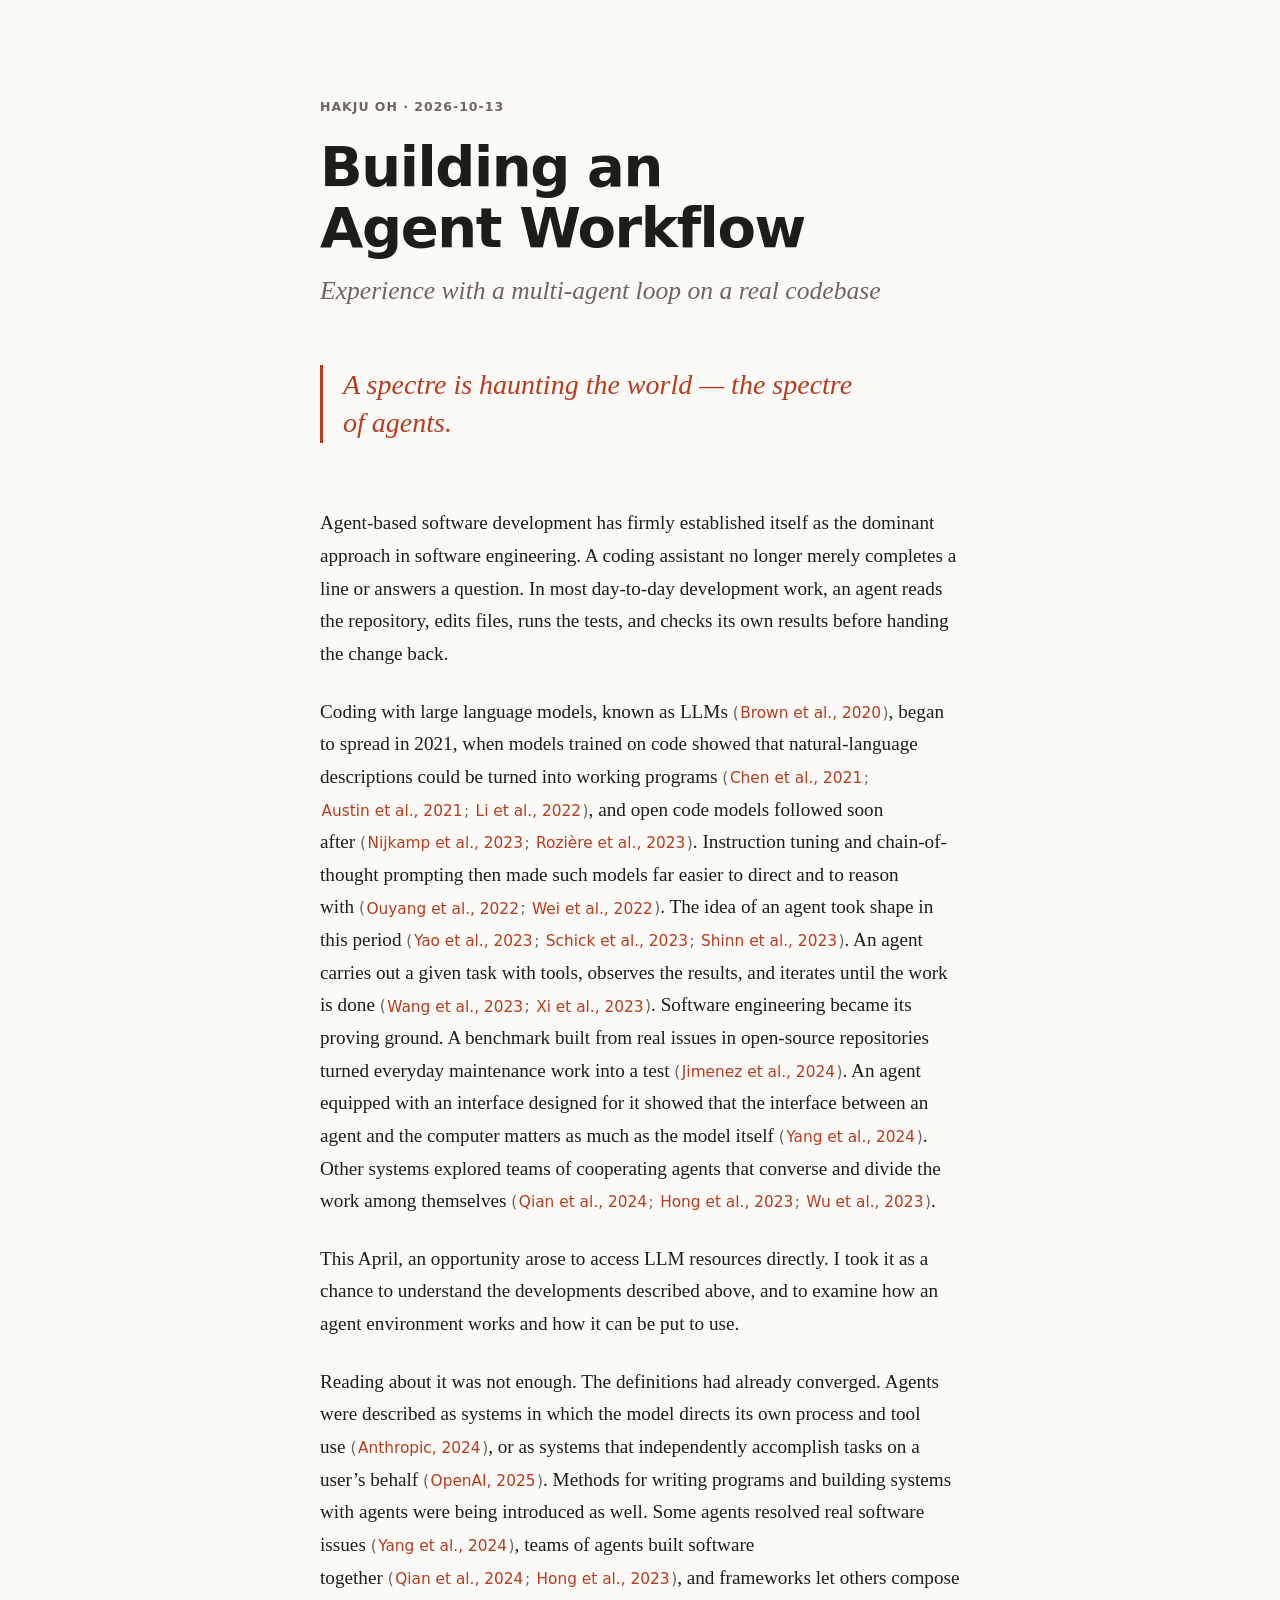
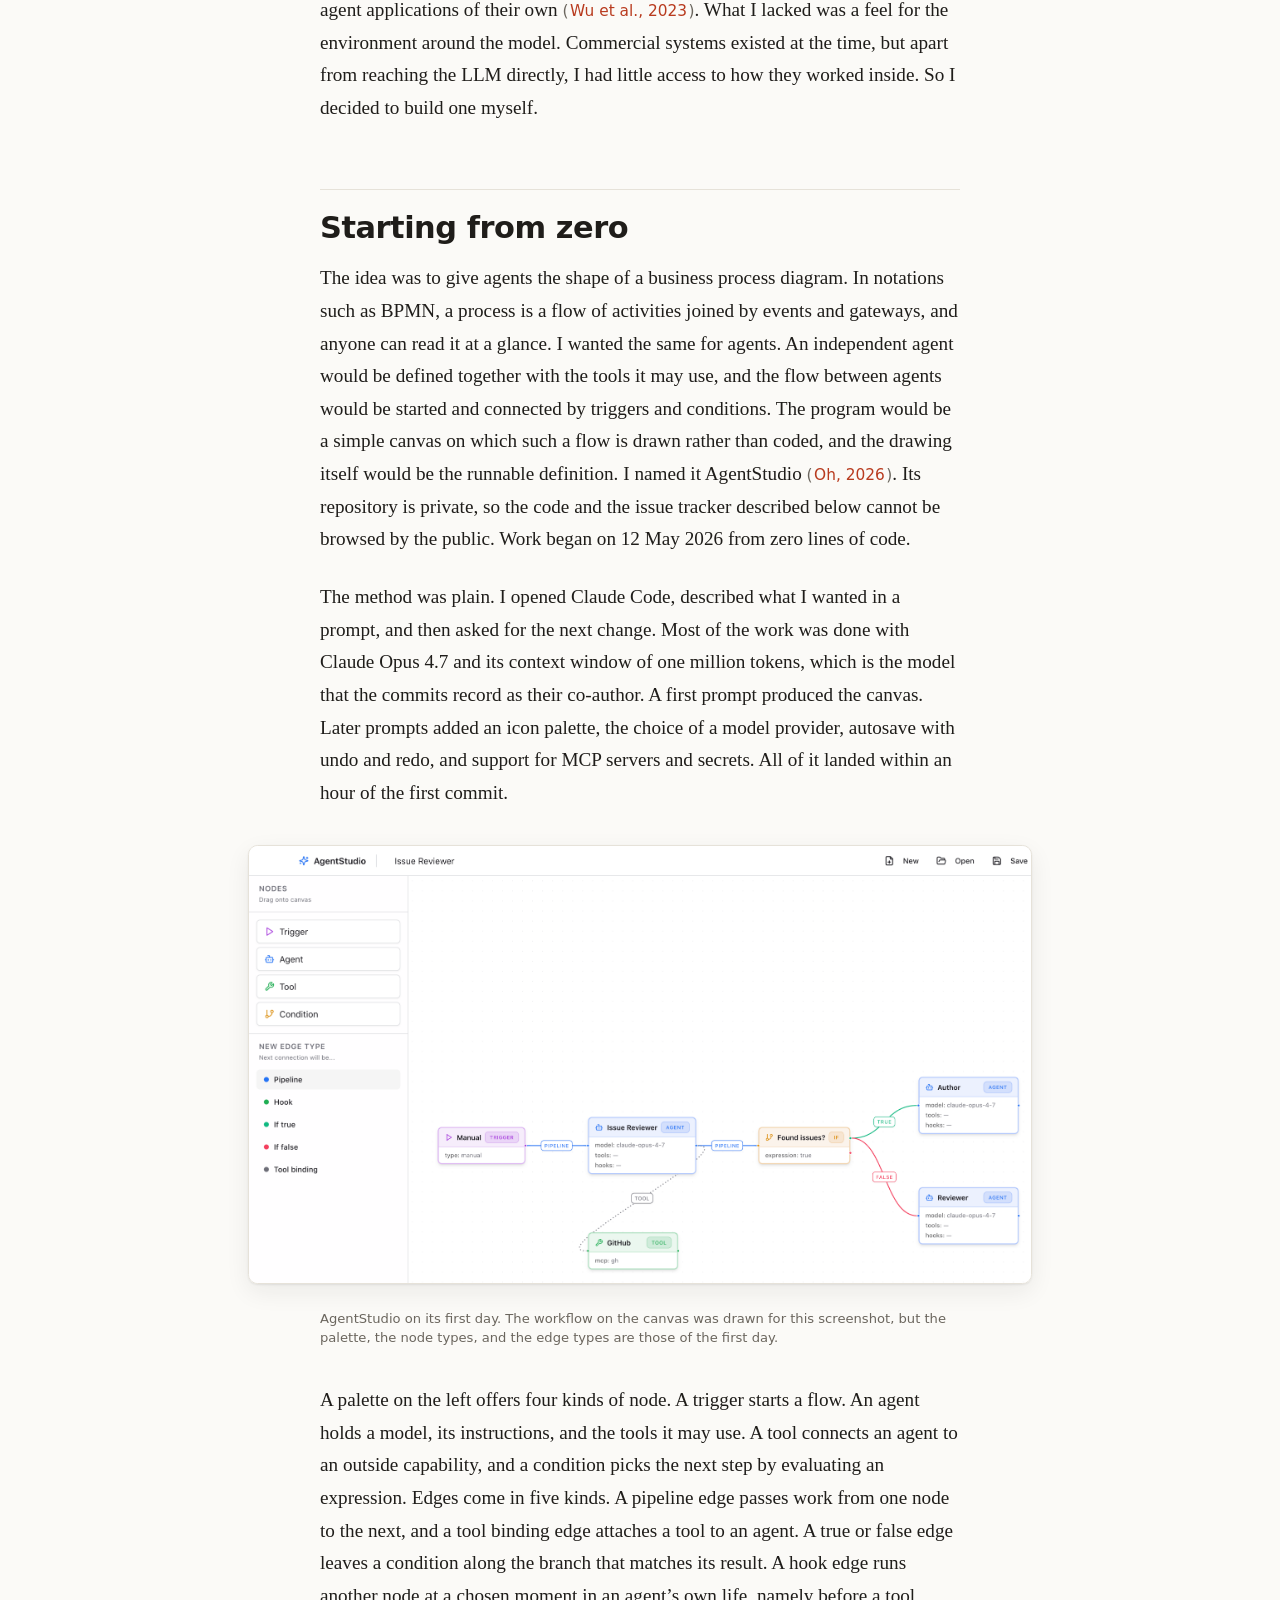
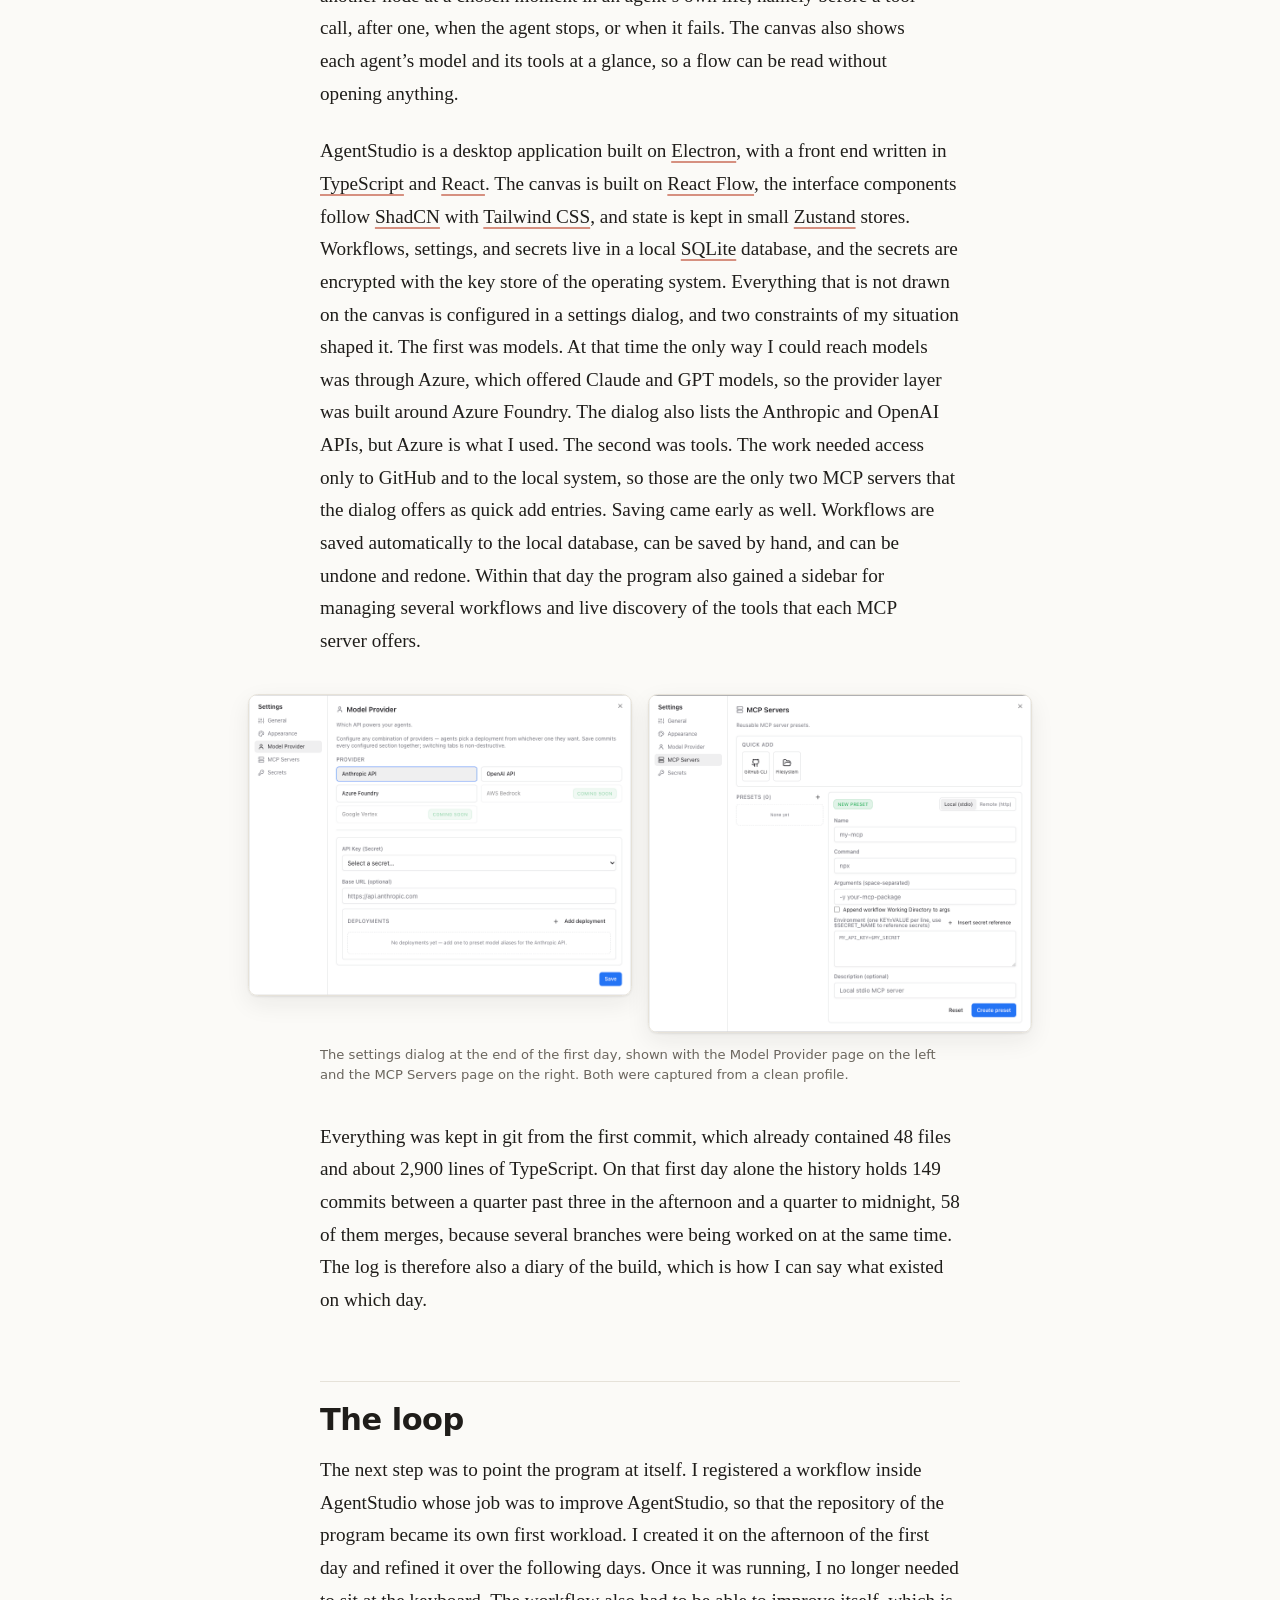
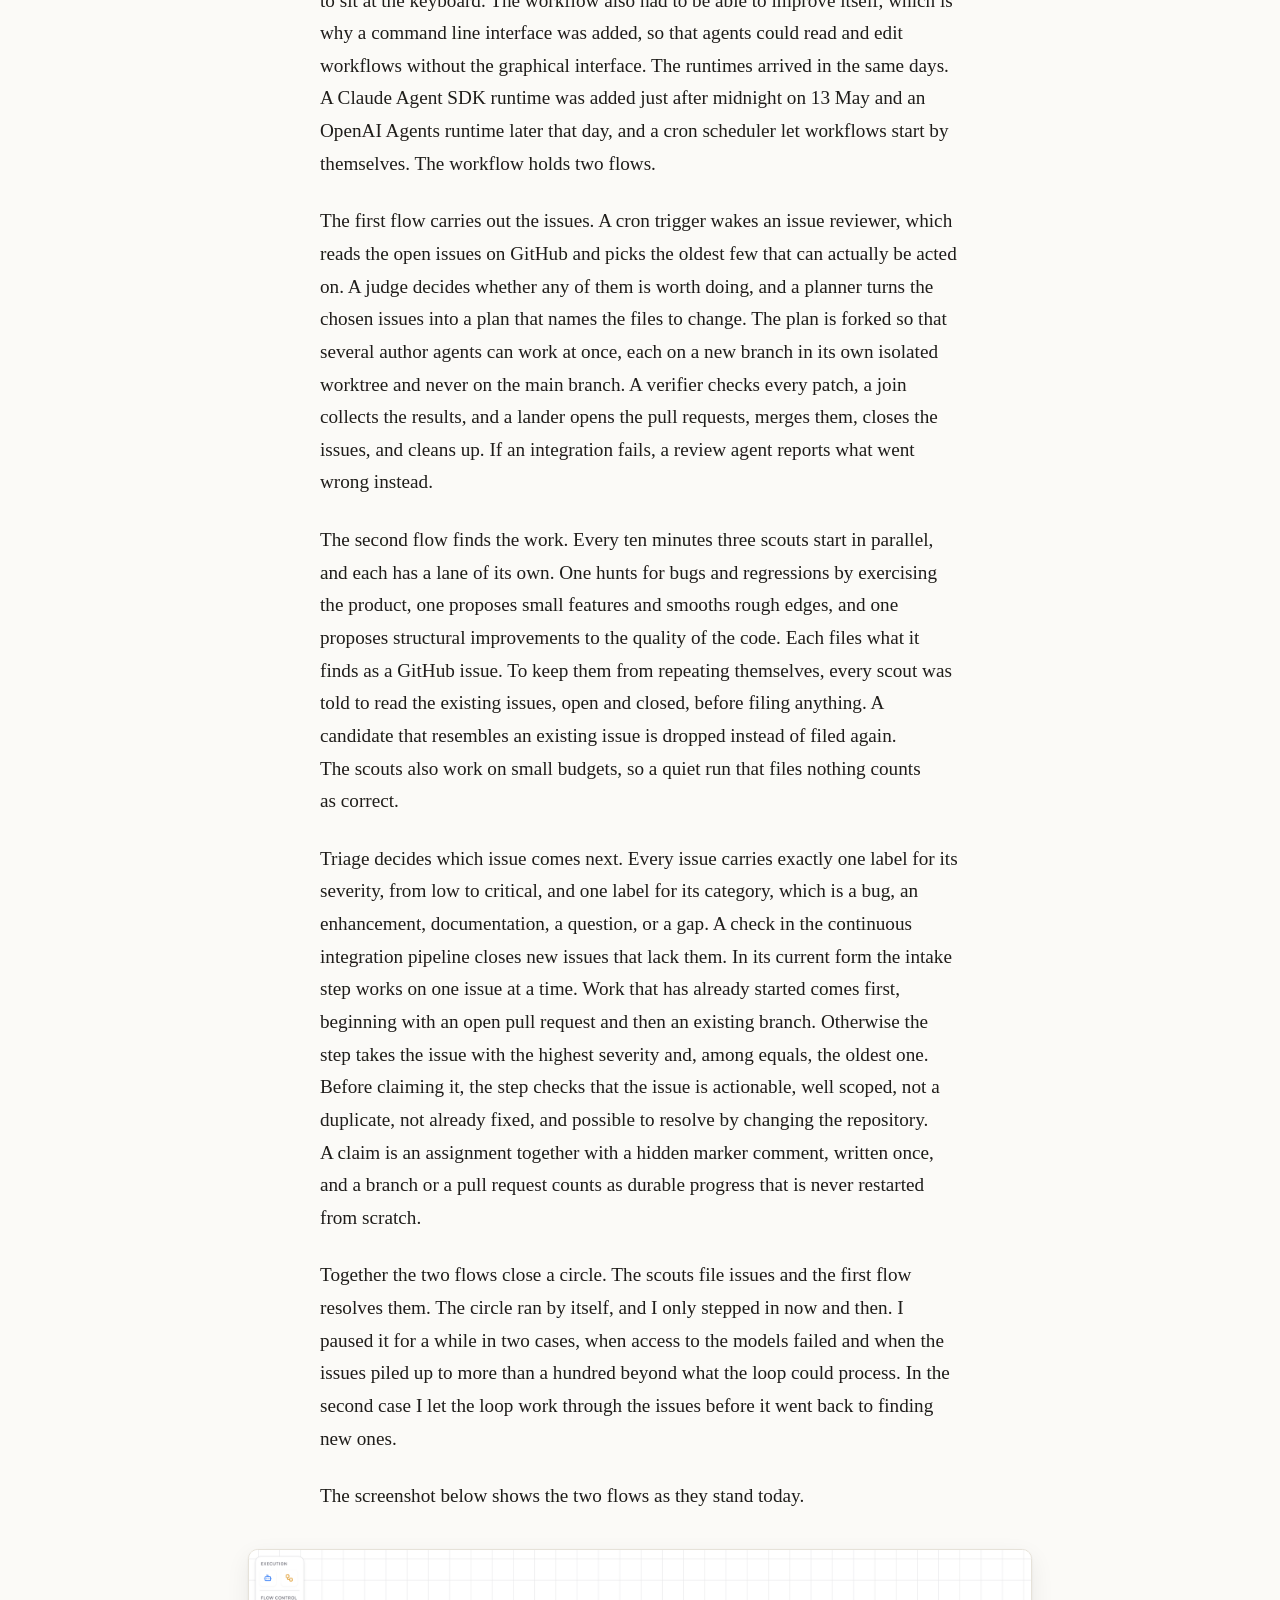
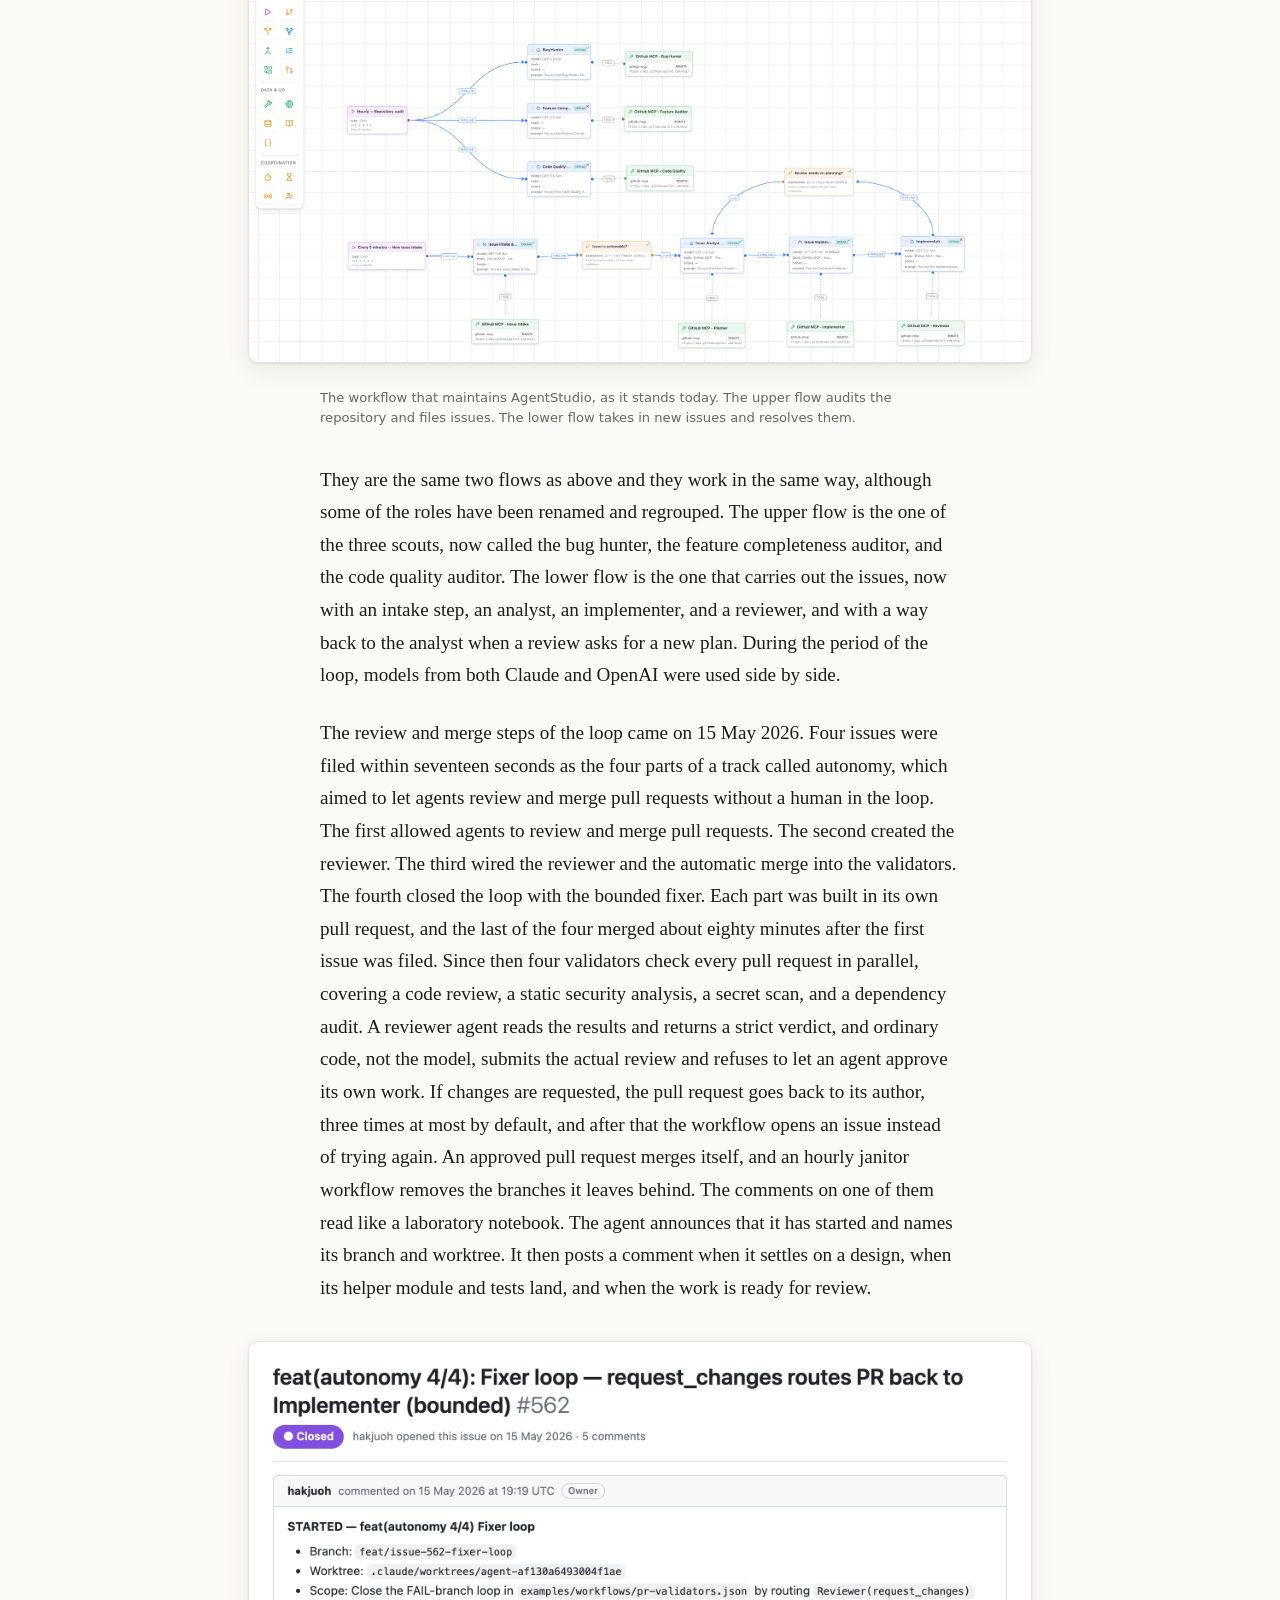
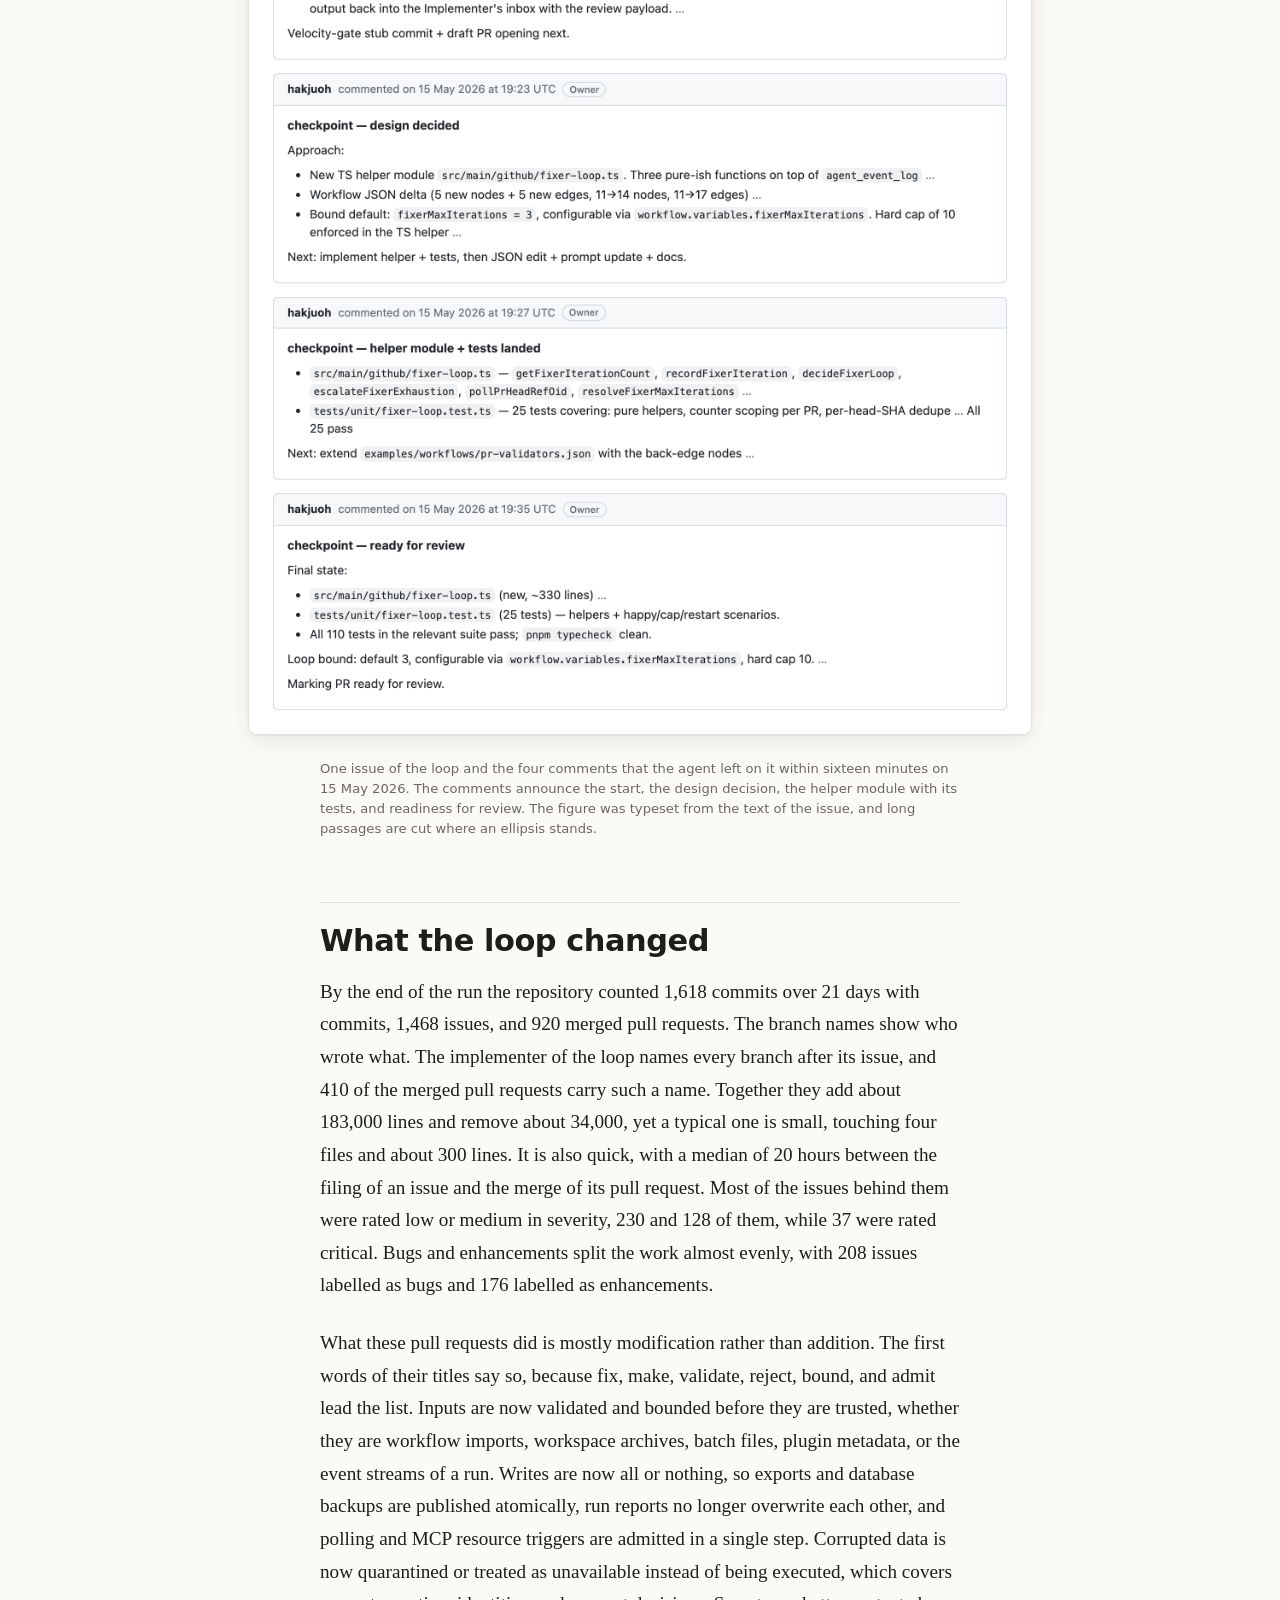
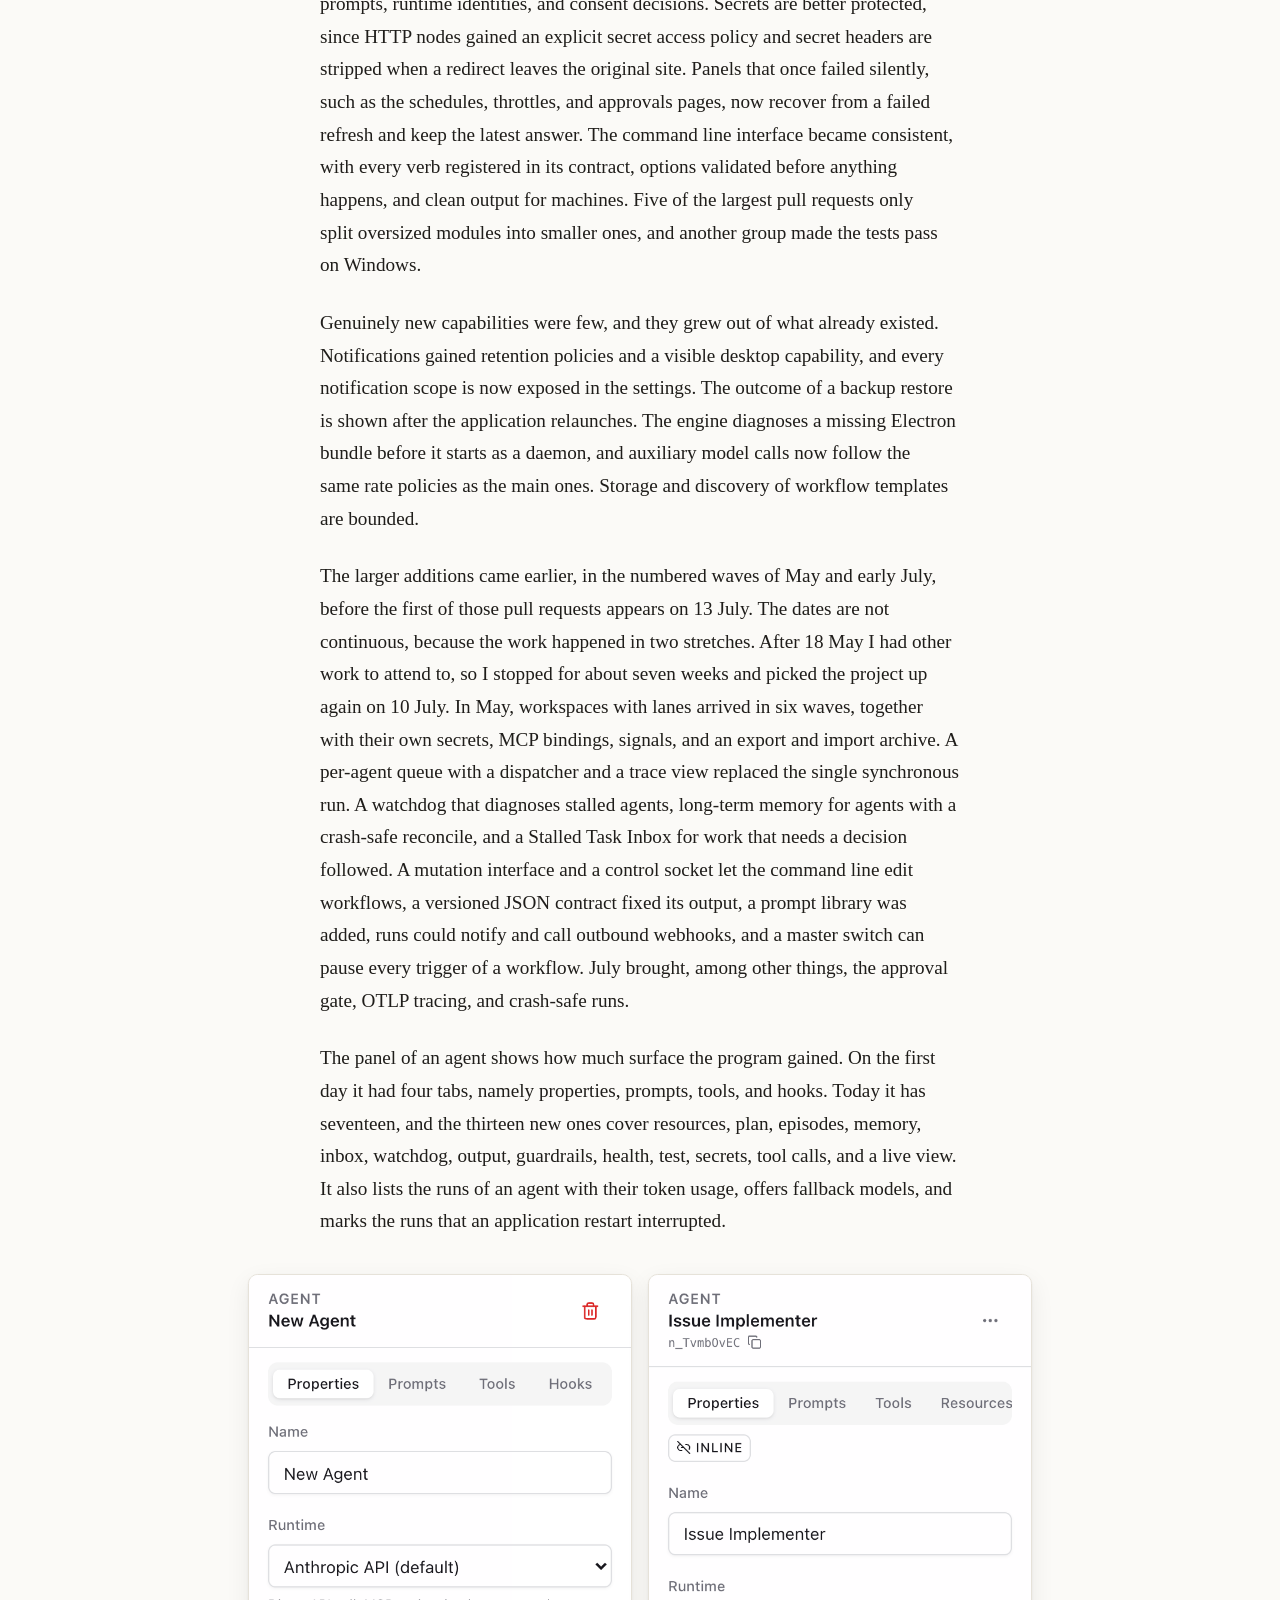
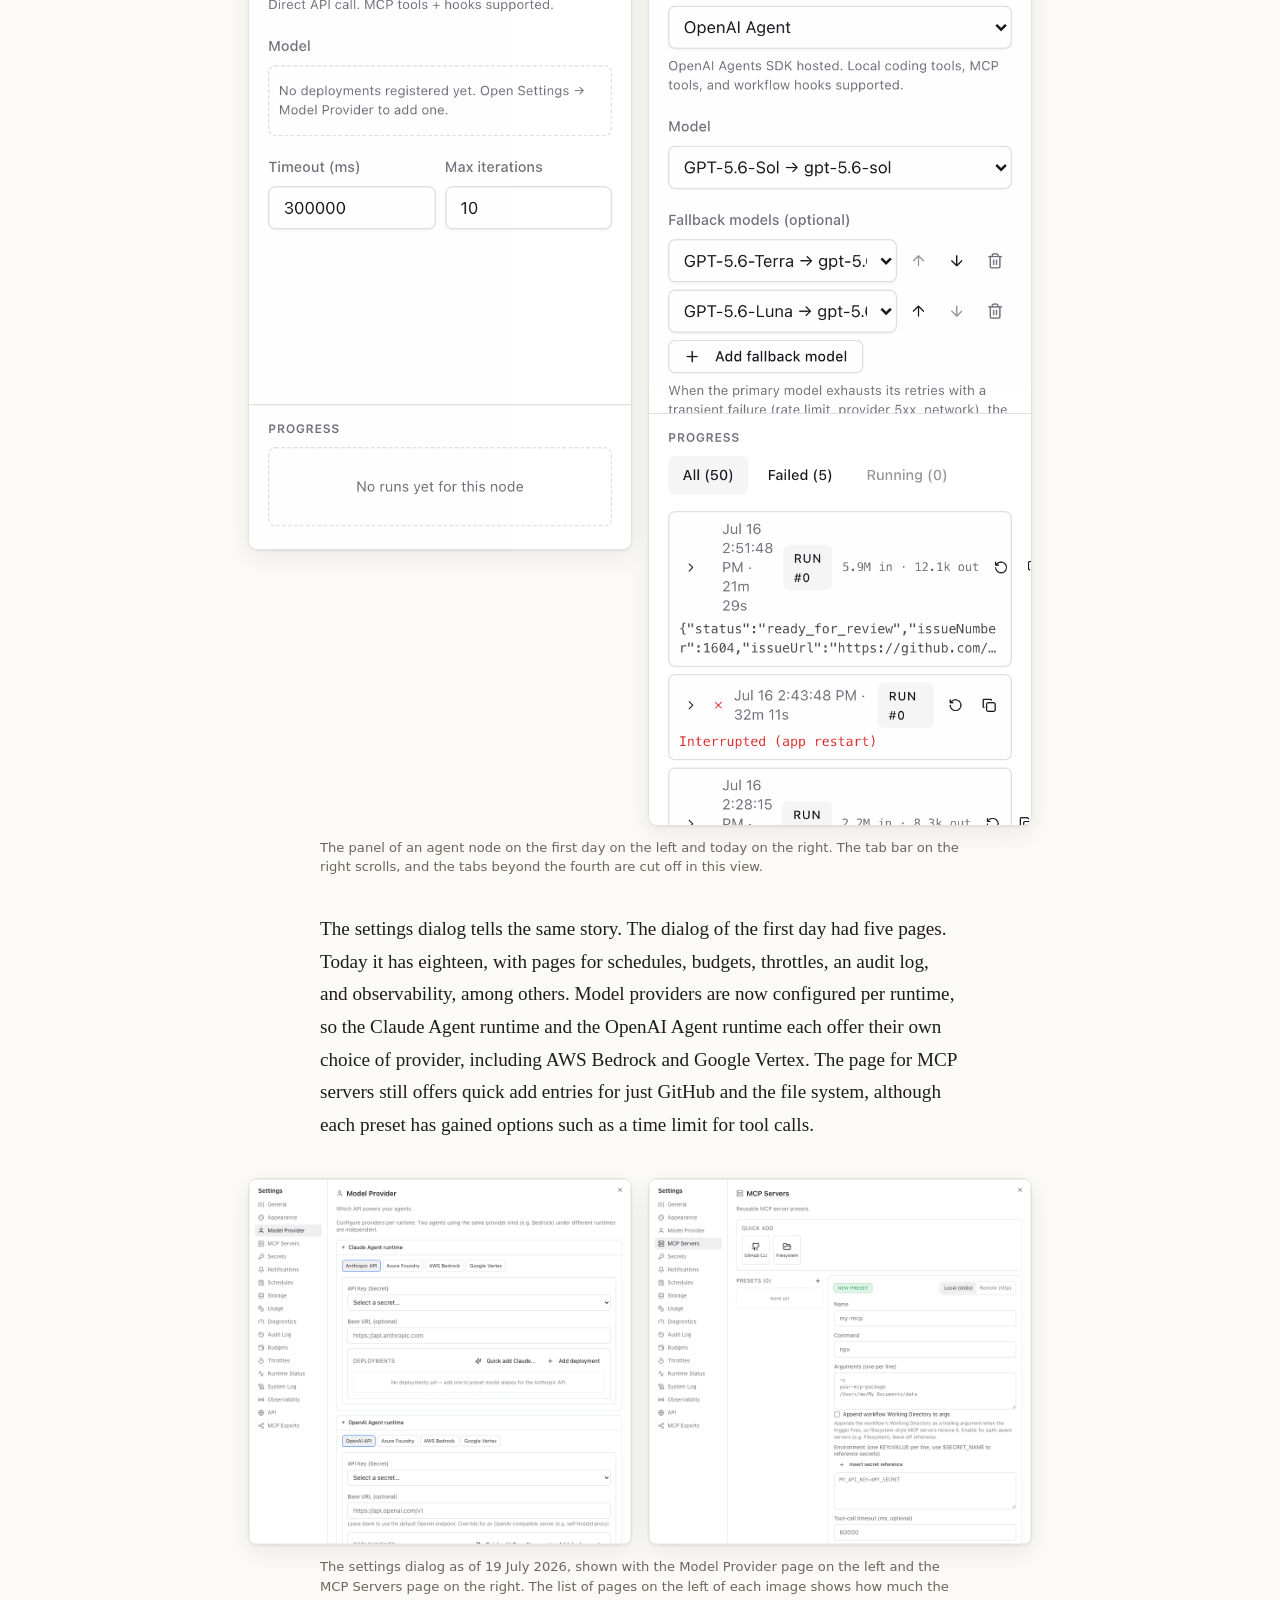
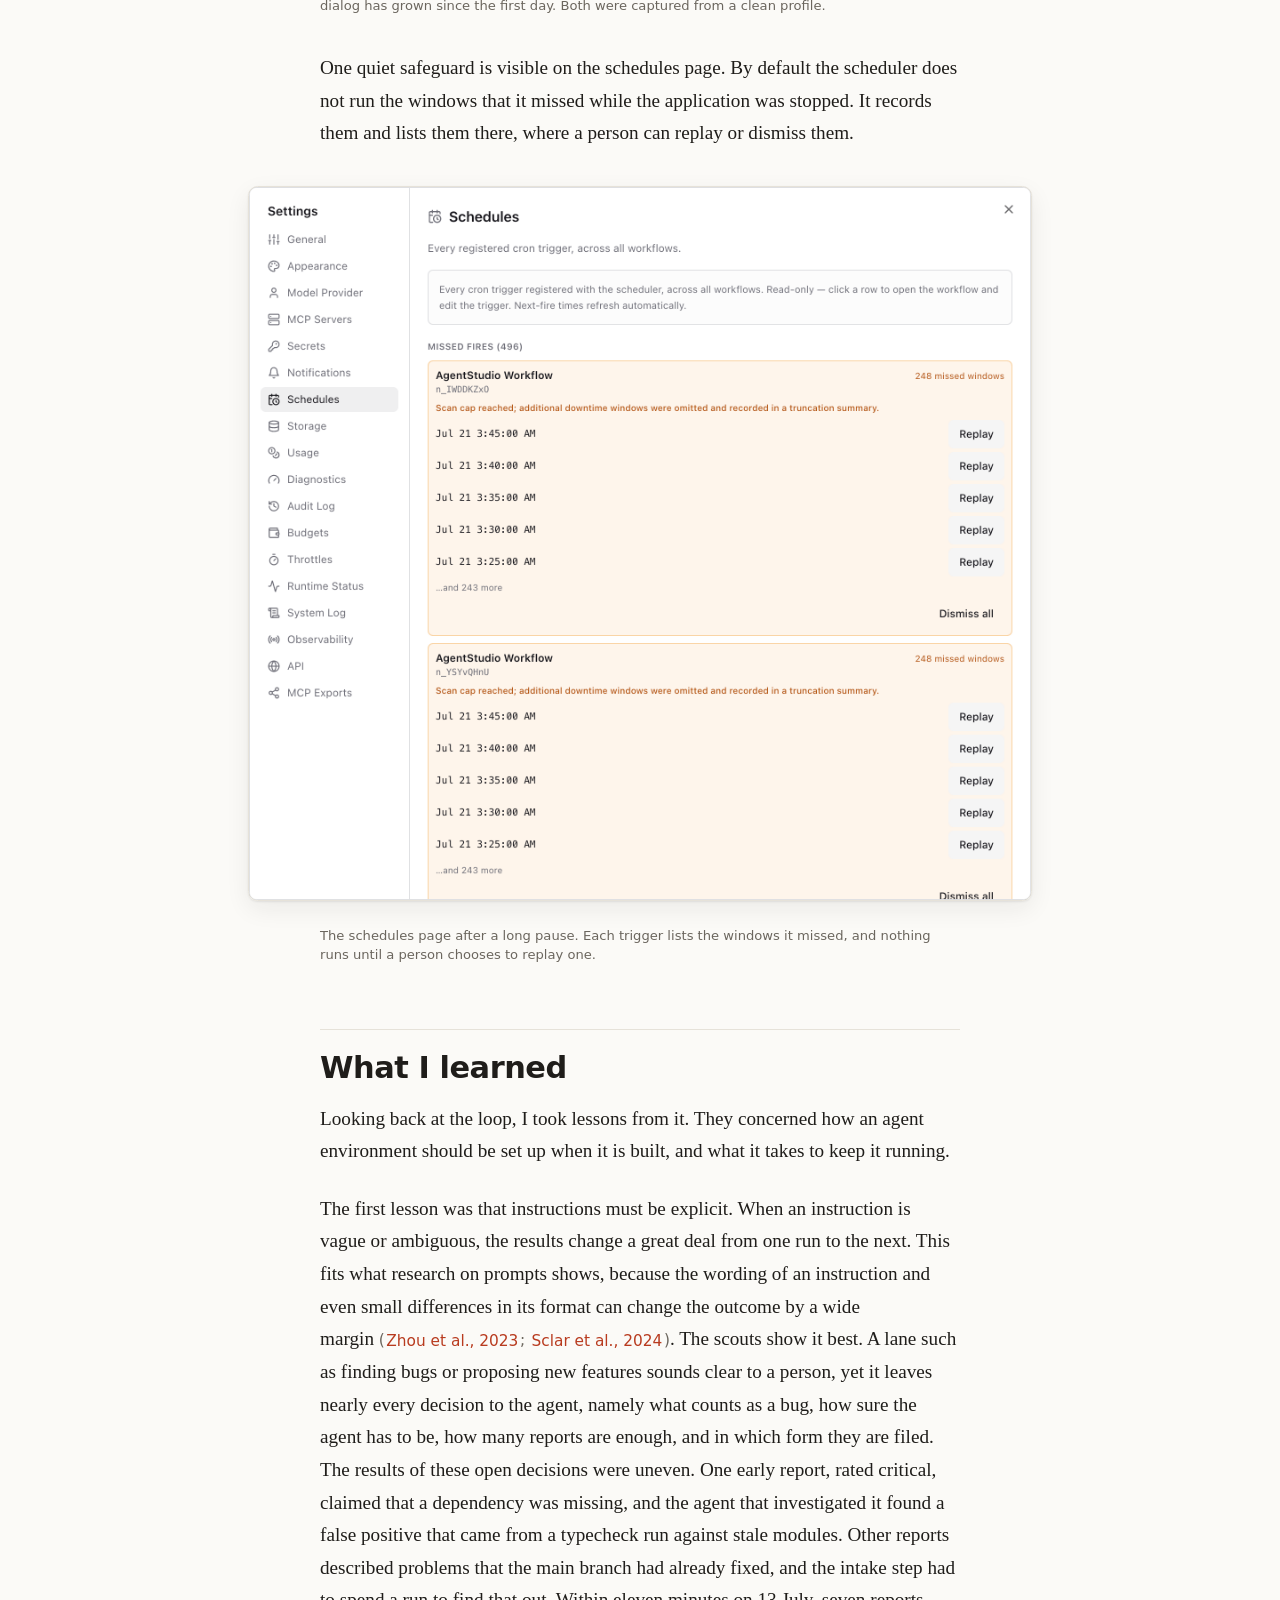
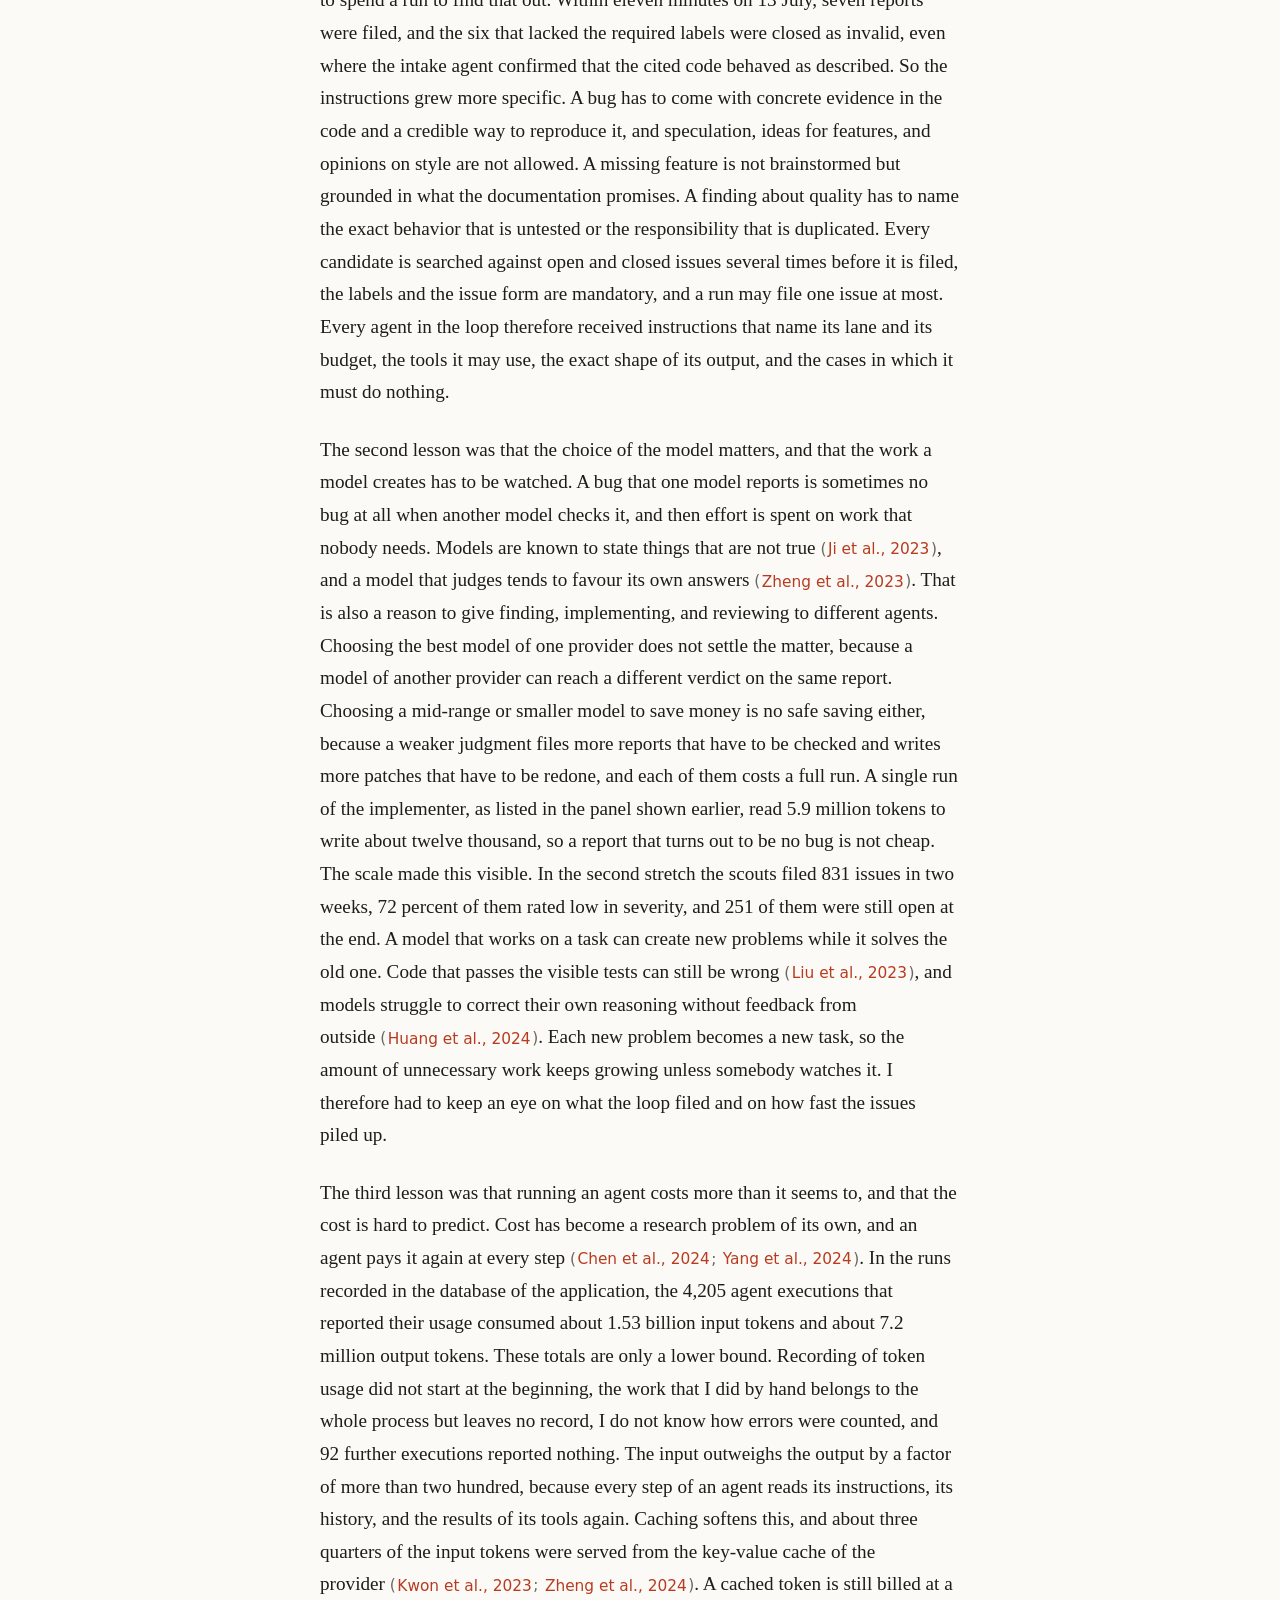
<file: article/web/building-an-agent-workflow.html>
<!DOCTYPE html>
<html lang="en">
<head>
<meta charset="utf-8">
<meta name="viewport" content="width=device-width, initial-scale=1">
<meta name="color-scheme" content="light dark">
<title>Building an Agent Workflow</title>
<link rel="stylesheet" href="style.css">
</head>
<body>
<main class="post">
<header class="post-header">
<p class="byline">
<span class="author">Hakju Oh</span>
<span aria-hidden="true">&middot;</span> <time datetime="2026-10-13">2026-10-13</time>
</p>
<h1 class="title">Building an Agent Workflow</h1>
<p class="subtitle">Experience with a multi-agent loop on a real
codebase</p>
</header>
<blockquote>
<p><em>A spectre is haunting the world — the spectre of agents.</em></p>
</blockquote>
<p>Agent-based software development has firmly established itself as the
dominant approach in software engineering. A coding assistant no longer
merely completes a line or answers a question. In most day-to-day
development work, an agent reads the repository, edits files, runs the
tests, and checks its own results before handing the change back.</p>
<p>Coding with large language models, known as LLMs <span
class="citation" data-cites="brown2020gpt3">(<a
href="#ref-brown2020gpt3" role="doc-biblioref"><span
class="nocase">Brown et al.</span>, 2020</a>)</span>, began to spread in
2021, when models trained on code showed that natural-language
descriptions could be turned into working programs <span
class="citation"
data-cites="chen2021codex austin2021program li2022alphacode">(<a
href="#ref-chen2021codex" role="doc-biblioref"><span class="nocase">Chen
et al.</span>, 2021</a>; <a href="#ref-austin2021program"
role="doc-biblioref"><span class="nocase">Austin et al.</span>,
2021</a>; <a href="#ref-li2022alphacode" role="doc-biblioref"><span
class="nocase">Li et al.</span>, 2022</a>)</span>, and open code models
followed soon after <span class="citation"
data-cites="nijkamp2023codegen roziere2023codellama">(<a
href="#ref-nijkamp2023codegen" role="doc-biblioref"><span
class="nocase">Nijkamp et al.</span>, 2023</a>; <a
href="#ref-roziere2023codellama" role="doc-biblioref"><span
class="nocase">Rozière et al.</span>, 2023</a>)</span>. Instruction
tuning and chain-of-thought prompting then made such models far easier
to direct and to reason with <span class="citation"
data-cites="ouyang2022instructgpt wei2022cot">(<a
href="#ref-ouyang2022instructgpt" role="doc-biblioref"><span
class="nocase">Ouyang et al.</span>, 2022</a>; <a href="#ref-wei2022cot"
role="doc-biblioref"><span class="nocase">Wei et al.</span>,
2022</a>)</span>. The idea of an agent took shape in this period <span
class="citation"
data-cites="yao2023react schick2023toolformer shinn2023reflexion">(<a
href="#ref-yao2023react" role="doc-biblioref">Yao et al., 2023</a>; <a
href="#ref-schick2023toolformer" role="doc-biblioref"><span
class="nocase">Schick et al.</span>, 2023</a>; <a
href="#ref-shinn2023reflexion" role="doc-biblioref"><span
class="nocase">Shinn et al.</span>, 2023</a>)</span>. An agent carries
out a given task with tools, observes the results, and iterates until
the work is done <span class="citation"
data-cites="wang2023survey xi2023rise">(<a href="#ref-wang2023survey"
role="doc-biblioref"><span class="nocase">Wang et al.</span>, 2023</a>;
<a href="#ref-xi2023rise" role="doc-biblioref"><span class="nocase">Xi
et al.</span>, 2023</a>)</span>. Software engineering became its proving
ground. A benchmark built from real issues in open-source repositories
turned everyday maintenance work into a test <span class="citation"
data-cites="jimenez2024swebench">(<a href="#ref-jimenez2024swebench"
role="doc-biblioref"><span class="nocase">Jimenez et al.</span>,
2024</a>)</span>. An agent equipped with an interface designed for it
showed that the interface between an agent and the computer matters as
much as the model itself <span class="citation"
data-cites="yang2024sweagent">(<a href="#ref-yang2024sweagent"
role="doc-biblioref"><span class="nocase">Yang et al.</span>,
2024</a>)</span>. Other systems explored teams of cooperating agents
that converse and divide the work among themselves <span
class="citation"
data-cites="qian2024chatdev hong2023metagpt wu2023autogen">(<a
href="#ref-qian2024chatdev" role="doc-biblioref"><span
class="nocase">Qian et al.</span>, 2024</a>; <a
href="#ref-hong2023metagpt" role="doc-biblioref"><span
class="nocase">Hong et al.</span>, 2023</a>; <a
href="#ref-wu2023autogen" role="doc-biblioref"><span class="nocase">Wu
et al.</span>, 2023</a>)</span>.</p>
<p>This April, an opportunity arose to access LLM resources directly. I
took it as a chance to understand the developments described above, and
to examine how an agent environment works and how it can be put to
use.</p>
<p>Reading about it was not enough. The definitions had already
converged. Agents were described as systems in which the model directs
its own process and tool use <span class="citation"
data-cites="anthropic2024building">(<a href="#ref-anthropic2024building"
role="doc-biblioref">Anthropic, 2024</a>)</span>, or as systems that
independently accomplish tasks on a user’s behalf <span class="citation"
data-cites="openai2025practical">(<a href="#ref-openai2025practical"
role="doc-biblioref">OpenAI, 2025</a>)</span>. Methods for writing
programs and building systems with agents were being introduced as well.
Some agents resolved real software issues <span class="citation"
data-cites="yang2024sweagent">(<a href="#ref-yang2024sweagent"
role="doc-biblioref"><span class="nocase">Yang et al.</span>,
2024</a>)</span>, teams of agents built software together <span
class="citation" data-cites="qian2024chatdev hong2023metagpt">(<a
href="#ref-qian2024chatdev" role="doc-biblioref"><span
class="nocase">Qian et al.</span>, 2024</a>; <a
href="#ref-hong2023metagpt" role="doc-biblioref"><span
class="nocase">Hong et al.</span>, 2023</a>)</span>, and frameworks let
others compose agent applications of their own <span class="citation"
data-cites="wu2023autogen">(<a href="#ref-wu2023autogen"
role="doc-biblioref"><span class="nocase">Wu et al.</span>,
2023</a>)</span>. What I lacked was a feel for the environment around
the model. Commercial systems existed at the time, but apart from
reaching the LLM directly, I had little access to how they worked
inside. So I decided to build one myself.</p>
<h2 id="starting-from-zero">Starting from zero</h2>
<p>The idea was to give agents the shape of a business process diagram.
In notations such as BPMN, a process is a flow of activities joined by
events and gateways, and anyone can read it at a glance. I wanted the
same for agents. An independent agent would be defined together with the
tools it may use, and the flow between agents would be started and
connected by triggers and conditions. The program would be a simple
canvas on which such a flow is drawn rather than coded, and the drawing
itself would be the runnable definition. I named it AgentStudio <span
class="citation" data-cites="oh2026agentstudio">(<a
href="#ref-oh2026agentstudio" role="doc-biblioref">Oh, 2026</a>)</span>.
Its repository is private, so the code and the issue tracker described
below cannot be browsed by the public. Work began on 12 May 2026 from
zero lines of code.</p>
<p>The method was plain. I opened Claude Code, described what I wanted
in a prompt, and then asked for the next change. Most of the work was
done with Claude Opus 4.7 and its context window of one million tokens,
which is the model that the commits record as their co-author. A first
prompt produced the canvas. Later prompts added an icon palette, the
choice of a model provider, autosave with undo and redo, and support for
MCP servers and secrets. All of it landed within an hour of the first
commit.</p>
<figure>
<p><img src="images/agentstudio-day1.png"
alt="The first version of AgentStudio, with a palette of four node types on the left and a canvas of connected nodes on the right." /></p>
<figcaption>AgentStudio on its first day. The workflow on the canvas was
drawn for this screenshot, but the palette, the node types, and the edge
types are those of the first day.</figcaption>
</figure>
<p>A palette on the left offers four kinds of node. A trigger starts a
flow. An agent holds a model, its instructions, and the tools it may
use. A tool connects an agent to an outside capability, and a condition
picks the next step by evaluating an expression. Edges come in five
kinds. A pipeline edge passes work from one node to the next, and a tool
binding edge attaches a tool to an agent. A true or false edge leaves a
condition along the branch that matches its result. A hook edge runs
another node at a chosen moment in an agent’s own life, namely before a
tool call, after one, when the agent stops, or when it fails. The canvas
also shows each agent’s model and its tools at a glance, so a flow can
be read without opening anything.</p>
<p>AgentStudio is a desktop application built on <a
href="https://www.electronjs.org/">Electron</a>, with a front end
written in <a href="https://www.typescriptlang.org/">TypeScript</a> and
<a href="https://react.dev/">React</a>. The canvas is built on <a
href="https://reactflow.dev/">React Flow</a>, the interface components
follow <a href="https://ui.shadcn.com/">ShadCN</a> with <a
href="https://tailwindcss.com/">Tailwind CSS</a>, and state is kept in
small <a href="https://zustand.docs.pmnd.rs/">Zustand</a> stores.
Workflows, settings, and secrets live in a local <a
href="https://www.sqlite.org/">SQLite</a> database, and the secrets are
encrypted with the key store of the operating system. Everything that is
not drawn on the canvas is configured in a settings dialog, and two
constraints of my situation shaped it. The first was models. At that
time the only way I could reach models was through Azure, which offered
Claude and GPT models, so the provider layer was built around Azure
Foundry. The dialog also lists the Anthropic and OpenAI APIs, but Azure
is what I used. The second was tools. The work needed access only to
GitHub and to the local system, so those are the only two MCP servers
that the dialog offers as quick add entries. Saving came early as well.
Workflows are saved automatically to the local database, can be saved by
hand, and can be undone and redone. Within that day the program also
gained a sidebar for managing several workflows and live discovery of
the tools that each MCP server offers.</p>
<figure>
<p><img src="images/agentstudio-day1-provider.png"
alt="The Model Provider page of the settings dialog, offering the Anthropic API, the OpenAI API, and Azure Foundry." />
<img src="images/agentstudio-day1-mcp.png"
alt="The MCP Servers page of the settings dialog, with quick add entries for GitHub and the file system and a form for a new preset." /></p>
<figcaption>The settings dialog at the end of the first day, shown with
the Model Provider page on the left and the MCP Servers page on the
right. Both were captured from a clean profile.</figcaption>
</figure>
<p>Everything was kept in git from the first commit, which already
contained 48 files and about 2,900 lines of TypeScript. On that first
day alone the history holds 149 commits between a quarter past three in
the afternoon and a quarter to midnight, 58 of them merges, because
several branches were being worked on at the same time. The log is
therefore also a diary of the build, which is how I can say what existed
on which day.</p>
<h2 id="the-loop">The loop</h2>
<p>The next step was to point the program at itself. I registered a
workflow inside AgentStudio whose job was to improve AgentStudio, so
that the repository of the program became its own first workload. I
created it on the afternoon of the first day and refined it over the
following days. Once it was running, I no longer needed to sit at the
keyboard. The workflow also had to be able to improve itself, which is
why a command line interface was added, so that agents could read and
edit workflows without the graphical interface. The runtimes arrived in
the same days. A Claude Agent SDK runtime was added just after midnight
on 13 May and an OpenAI Agents runtime later that day, and a cron
scheduler let workflows start by themselves. The workflow holds two
flows.</p>
<p>The first flow carries out the issues. A cron trigger wakes an issue
reviewer, which reads the open issues on GitHub and picks the oldest few
that can actually be acted on. A judge decides whether any of them is
worth doing, and a planner turns the chosen issues into a plan that
names the files to change. The plan is forked so that several author
agents can work at once, each on a new branch in its own isolated
worktree and never on the main branch. A verifier checks every patch, a
join collects the results, and a lander opens the pull requests, merges
them, closes the issues, and cleans up. If an integration fails, a
review agent reports what went wrong instead.</p>
<p>The second flow finds the work. Every ten minutes three scouts start
in parallel, and each has a lane of its own. One hunts for bugs and
regressions by exercising the product, one proposes small features and
smooths rough edges, and one proposes structural improvements to the
quality of the code. Each files what it finds as a GitHub issue. To keep
them from repeating themselves, every scout was told to read the
existing issues, open and closed, before filing anything. A candidate
that resembles an existing issue is dropped instead of filed again. The
scouts also work on small budgets, so a quiet run that files nothing
counts as correct.</p>
<p>Triage decides which issue comes next. Every issue carries exactly
one label for its severity, from low to critical, and one label for its
category, which is a bug, an enhancement, documentation, a question, or
a gap. A check in the continuous integration pipeline closes new issues
that lack them. In its current form the intake step works on one issue
at a time. Work that has already started comes first, beginning with an
open pull request and then an existing branch. Otherwise the step takes
the issue with the highest severity and, among equals, the oldest one.
Before claiming it, the step checks that the issue is actionable, well
scoped, not a duplicate, not already fixed, and possible to resolve by
changing the repository. A claim is an assignment together with a hidden
marker comment, written once, and a branch or a pull request counts as
durable progress that is never restarted from scratch.</p>
<p>Together the two flows close a circle. The scouts file issues and the
first flow resolves them. The circle ran by itself, and I only stepped
in now and then. I paused it for a while in two cases, when access to
the models failed and when the issues piled up to more than a hundred
beyond what the loop could process. In the second case I let the loop
work through the issues before it went back to finding new ones.</p>
<p>The screenshot below shows the two flows as they stand today.</p>
<figure>
<p><img src="images/agentstudio-workflow.png"
alt="The AgentStudio workflow today. An upper flow starts three agents in parallel, each with its own GitHub tool, and a lower flow runs from issue intake through an actionability check, analysis, implementation, and review, with a loop back to the analyst." /></p>
<figcaption>The workflow that maintains AgentStudio, as it stands today.
The upper flow audits the repository and files issues. The lower flow
takes in new issues and resolves them.</figcaption>
</figure>
<p>They are the same two flows as above and they work in the same way,
although some of the roles have been renamed and regrouped. The upper
flow is the one of the three scouts, now called the bug hunter, the
feature completeness auditor, and the code quality auditor. The lower
flow is the one that carries out the issues, now with an intake step, an
analyst, an implementer, and a reviewer, and with a way back to the
analyst when a review asks for a new plan. During the period of the
loop, models from both Claude and OpenAI were used side by side.</p>
<p>The review and merge steps of the loop came on 15 May 2026. Four
issues were filed within seventeen seconds as the four parts of a track
called autonomy, which aimed to let agents review and merge pull
requests without a human in the loop. The first allowed agents to review
and merge pull requests. The second created the reviewer. The third
wired the reviewer and the automatic merge into the validators. The
fourth closed the loop with the bounded fixer. Each part was built in
its own pull request, and the last of the four merged about eighty
minutes after the first issue was filed. Since then four validators
check every pull request in parallel, covering a code review, a static
security analysis, a secret scan, and a dependency audit. A reviewer
agent reads the results and returns a strict verdict, and ordinary code,
not the model, submits the actual review and refuses to let an agent
approve its own work. If changes are requested, the pull request goes
back to its author, three times at most by default, and after that the
workflow opens an issue instead of trying again. An approved pull
request merges itself, and an hourly janitor workflow removes the
branches it leaves behind. The comments on one of them read like a
laboratory notebook. The agent announces that it has started and names
its branch and worktree. It then posts a comment when it settles on a
design, when its helper module and tests land, and when the work is
ready for review.</p>
<figure>
<p><img src="images/agentstudio-issue-notebook.png"
alt="An issue titled Fixer loop with four comments from the agent, posted within sixteen minutes, announcing the start with a branch and worktree, the design decision, the landing of the helper module and tests, and readiness for review." /></p>
<figcaption>One issue of the loop and the four comments that the agent
left on it within sixteen minutes on 15 May 2026. The comments announce
the start, the design decision, the helper module with its tests, and
readiness for review. The figure was typeset from the text of the issue,
and long passages are cut where an ellipsis stands.</figcaption>
</figure>
<h2 id="what-the-loop-changed">What the loop changed</h2>
<p>By the end of the run the repository counted 1,618 commits over 21
days with commits, 1,468 issues, and 920 merged pull requests. The
branch names show who wrote what. The implementer of the loop names
every branch after its issue, and 410 of the merged pull requests carry
such a name. Together they add about 183,000 lines and remove about
34,000, yet a typical one is small, touching four files and about 300
lines. It is also quick, with a median of 20 hours between the filing of
an issue and the merge of its pull request. Most of the issues behind
them were rated low or medium in severity, 230 and 128 of them, while 37
were rated critical. Bugs and enhancements split the work almost evenly,
with 208 issues labelled as bugs and 176 labelled as enhancements.</p>
<p>What these pull requests did is mostly modification rather than
addition. The first words of their titles say so, because fix, make,
validate, reject, bound, and admit lead the list. Inputs are now
validated and bounded before they are trusted, whether they are workflow
imports, workspace archives, batch files, plugin metadata, or the event
streams of a run. Writes are now all or nothing, so exports and database
backups are published atomically, run reports no longer overwrite each
other, and polling and MCP resource triggers are admitted in a single
step. Corrupted data is now quarantined or treated as unavailable
instead of being executed, which covers prompts, runtime identities, and
consent decisions. Secrets are better protected, since HTTP nodes gained
an explicit secret access policy and secret headers are stripped when a
redirect leaves the original site. Panels that once failed silently,
such as the schedules, throttles, and approvals pages, now recover from
a failed refresh and keep the latest answer. The command line interface
became consistent, with every verb registered in its contract, options
validated before anything happens, and clean output for machines. Five
of the largest pull requests only split oversized modules into smaller
ones, and another group made the tests pass on Windows.</p>
<p>Genuinely new capabilities were few, and they grew out of what
already existed. Notifications gained retention policies and a visible
desktop capability, and every notification scope is now exposed in the
settings. The outcome of a backup restore is shown after the application
relaunches. The engine diagnoses a missing Electron bundle before it
starts as a daemon, and auxiliary model calls now follow the same rate
policies as the main ones. Storage and discovery of workflow templates
are bounded.</p>
<p>The larger additions came earlier, in the numbered waves of May and
early July, before the first of those pull requests appears on 13 July.
The dates are not continuous, because the work happened in two
stretches. After 18 May I had other work to attend to, so I stopped for
about seven weeks and picked the project up again on 10 July. In May,
workspaces with lanes arrived in six waves, together with their own
secrets, MCP bindings, signals, and an export and import archive. A
per-agent queue with a dispatcher and a trace view replaced the single
synchronous run. A watchdog that diagnoses stalled agents, long-term
memory for agents with a crash-safe reconcile, and a Stalled Task Inbox
for work that needs a decision followed. A mutation interface and a
control socket let the command line edit workflows, a versioned JSON
contract fixed its output, a prompt library was added, runs could notify
and call outbound webhooks, and a master switch can pause every trigger
of a workflow. July brought, among other things, the approval gate, OTLP
tracing, and crash-safe runs.</p>
<p>The panel of an agent shows how much surface the program gained. On
the first day it had four tabs, namely properties, prompts, tools, and
hooks. Today it has seventeen, and the thirteen new ones cover
resources, plan, episodes, memory, inbox, watchdog, output, guardrails,
health, test, secrets, tool calls, and a live view. It also lists the
runs of an agent with their token usage, offers fallback models, and
marks the runs that an application restart interrupted.</p>
<figure>
<p><img src="images/agentstudio-inspector-day1.png"
alt="The agent panel on the first day, with four tabs and an empty progress list." />
<img src="images/agentstudio-inspector-today.png"
alt="The agent panel today, with seventeen tabs, a runtime and model choice, fallback models, and a list of runs with their token usage." /></p>
<figcaption>The panel of an agent node on the first day on the left and
today on the right. The tab bar on the right scrolls, and the tabs
beyond the fourth are cut off in this view.</figcaption>
</figure>
<p>The settings dialog tells the same story. The dialog of the first day
had five pages. Today it has eighteen, with pages for schedules,
budgets, throttles, an audit log, and observability, among others. Model
providers are now configured per runtime, so the Claude Agent runtime
and the OpenAI Agent runtime each offer their own choice of provider,
including AWS Bedrock and Google Vertex. The page for MCP servers still
offers quick add entries for just GitHub and the file system, although
each preset has gained options such as a time limit for tool calls.</p>
<figure>
<p><img src="images/agentstudio-today-provider.png"
alt="The Model Provider page of today&#39;s settings dialog, with providers configured separately for the Claude Agent runtime and the OpenAI Agent runtime." />
<img src="images/agentstudio-today-mcp.png"
alt="The MCP Servers page of today&#39;s settings dialog, with quick add entries for GitHub and the file system and a longer form for a new preset." /></p>
<figcaption>The settings dialog as of 19 July 2026, shown with the Model
Provider page on the left and the MCP Servers page on the right. The
list of pages on the left of each image shows how much the dialog has
grown since the first day. Both were captured from a clean
profile.</figcaption>
</figure>
<p>One quiet safeguard is visible on the schedules page. By default the
scheduler does not run the windows that it missed while the application
was stopped. It records them and lists them there, where a person can
replay or dismiss them.</p>
<figure>
<p><img src="images/agentstudio-schedules.png"
alt="The Schedules page of the settings dialog, listing missed windows of two cron triggers with a replay button for each and a dismiss all button." /></p>
<figcaption>The schedules page after a long pause. Each trigger lists
the windows it missed, and nothing runs until a person chooses to replay
one.</figcaption>
</figure>
<h2 id="what-i-learned">What I learned</h2>
<p>Looking back at the loop, I took lessons from it. They concerned how
an agent environment should be set up when it is built, and what it
takes to keep it running.</p>
<p>The first lesson was that instructions must be explicit. When an
instruction is vague or ambiguous, the results change a great deal from
one run to the next. This fits what research on prompts shows, because
the wording of an instruction and even small differences in its format
can change the outcome by a wide margin <span class="citation"
data-cites="zhou2023ape sclar2024quantifying">(<a
href="#ref-zhou2023ape" role="doc-biblioref">Zhou et al., 2023</a>; <a
href="#ref-sclar2024quantifying" role="doc-biblioref">Sclar et al.,
2024</a>)</span>. The scouts show it best. A lane such as finding bugs
or proposing new features sounds clear to a person, yet it leaves nearly
every decision to the agent, namely what counts as a bug, how sure the
agent has to be, how many reports are enough, and in which form they are
filed. The results of these open decisions were uneven. One early
report, rated critical, claimed that a dependency was missing, and the
agent that investigated it found a false positive that came from a
typecheck run against stale modules. Other reports described problems
that the main branch had already fixed, and the intake step had to spend
a run to find that out. Within eleven minutes on 13 July, seven reports
were filed, and the six that lacked the required labels were closed as
invalid, even where the intake agent confirmed that the cited code
behaved as described. So the instructions grew more specific. A bug has
to come with concrete evidence in the code and a credible way to
reproduce it, and speculation, ideas for features, and opinions on style
are not allowed. A missing feature is not brainstormed but grounded in
what the documentation promises. A finding about quality has to name the
exact behavior that is untested or the responsibility that is
duplicated. Every candidate is searched against open and closed issues
several times before it is filed, the labels and the issue form are
mandatory, and a run may file one issue at most. Every agent in the loop
therefore received instructions that name its lane and its budget, the
tools it may use, the exact shape of its output, and the cases in which
it must do nothing.</p>
<p>The second lesson was that the choice of the model matters, and that
the work a model creates has to be watched. A bug that one model reports
is sometimes no bug at all when another model checks it, and then effort
is spent on work that nobody needs. Models are known to state things
that are not true <span class="citation"
data-cites="ji2023hallucination">(<a href="#ref-ji2023hallucination"
role="doc-biblioref"><span class="nocase">Ji et al.</span>,
2023</a>)</span>, and a model that judges tends to favour its own
answers <span class="citation" data-cites="zheng2023judge">(<a
href="#ref-zheng2023judge" role="doc-biblioref"><span
class="nocase">Zheng et al.</span>, 2023</a>)</span>. That is also a
reason to give finding, implementing, and reviewing to different agents.
Choosing the best model of one provider does not settle the matter,
because a model of another provider can reach a different verdict on the
same report. Choosing a mid-range or smaller model to save money is no
safe saving either, because a weaker judgment files more reports that
have to be checked and writes more patches that have to be redone, and
each of them costs a full run. A single run of the implementer, as
listed in the panel shown earlier, read 5.9 million tokens to write
about twelve thousand, so a report that turns out to be no bug is not
cheap. The scale made this visible. In the second stretch the scouts
filed 831 issues in two weeks, 72 percent of them rated low in severity,
and 251 of them were still open at the end. A model that works on a task
can create new problems while it solves the old one. Code that passes
the visible tests can still be wrong <span class="citation"
data-cites="liu2023evalplus">(<a href="#ref-liu2023evalplus"
role="doc-biblioref">Liu et al., 2023</a>)</span>, and models struggle
to correct their own reasoning without feedback from outside <span
class="citation" data-cites="huang2024selfcorrect">(<a
href="#ref-huang2024selfcorrect" role="doc-biblioref">Huang et al.,
2024</a>)</span>. Each new problem becomes a new task, so the amount of
unnecessary work keeps growing unless somebody watches it. I therefore
had to keep an eye on what the loop filed and on how fast the issues
piled up.</p>
<p>The third lesson was that running an agent costs more than it seems
to, and that the cost is hard to predict. Cost has become a research
problem of its own, and an agent pays it again at every step <span
class="citation" data-cites="chen2024frugalgpt yang2024sweagent">(<a
href="#ref-chen2024frugalgpt" role="doc-biblioref">Chen et al.,
2024</a>; <a href="#ref-yang2024sweagent" role="doc-biblioref"><span
class="nocase">Yang et al.</span>, 2024</a>)</span>. In the runs
recorded in the database of the application, the 4,205 agent executions
that reported their usage consumed about 1.53 billion input tokens and
about 7.2 million output tokens. These totals are only a lower bound.
Recording of token usage did not start at the beginning, the work that I
did by hand belongs to the whole process but leaves no record, I do not
know how errors were counted, and 92 further executions reported
nothing. The input outweighs the output by a factor of more than two
hundred, because every step of an agent reads its instructions, its
history, and the results of its tools again. Caching softens this, and
about three quarters of the input tokens were served from the key-value
cache of the provider <span class="citation"
data-cites="kwon2023pagedattention zheng2024sglang">(<a
href="#ref-kwon2023pagedattention" role="doc-biblioref"><span
class="nocase">Kwon et al.</span>, 2023</a>; <a
href="#ref-zheng2024sglang" role="doc-biblioref"><span
class="nocase">Zheng et al.</span>, 2024</a>)</span>. A cached token is
still billed at a different price than a fresh one, so the same number
of tokens can cost very different amounts. What the provider reports
makes a forecast harder still. Every provider counts tokens with its own
tokenizer, so the input of a call can be estimated only roughly
beforehand and can be confirmed only afterwards, from the information
that the provider returns. The SDK that runs the OpenAI agents reports
tokens but not money, so the cost in dollars has to be worked out from a
price list that the provider can change. A failed attempt can leave no
usage record at all, which is the case for 57 of the failed executions,
and the limits on the rate of requests are not easy to read in advance,
as the 29 failed runs that ended in rate limit errors showed. Tokens
were the only usage figure that the runtime reported, so they became the
unit in which I could plan, and the application now has pages for usage,
budgets, and throttles to keep them in view.</p>
<p>These lessons, together with what the recursive improvement of
AgentStudio revealed about the things that an agent system must have and
the things that an agent needs in order to work, made it possible to
carry out three tasks at the same time. The first was a book, written in
order to learn how a biopharmaceutical product is made from start to
finish, and how data management, ontologies, and machine learning relate
to that process. The second was a Protégé MCP plugin, built to bring
agents into the ontology editor. The third was an assistant in
connectCenter. I will describe how the three were carried out together
in the next article.</p>
<h2 class="unnumbered" id="bibliography">References</h2>
<div id="refs" class="references csl-bib-body hanging-indent"
data-entry-spacing="0" role="list">
<div id="ref-anthropic2024building" class="csl-entry" role="listitem">
Anthropic (2024). <em>Building effective agents</em>. <a
href="https://www.anthropic.com/engineering/building-effective-agents">https://www.anthropic.com/engineering/building-effective-agents</a>
</div>
<div id="ref-austin2021program" class="csl-entry" role="listitem">
<span class="nocase">J. Austin, A. Odena, M. Nye, et al.</span> (2021).
<em>Program synthesis with large language models</em>. <a
href="https://arxiv.org/abs/2108.07732">https://arxiv.org/abs/2108.07732</a>
</div>
<div id="ref-brown2020gpt3" class="csl-entry" role="listitem">
<span class="nocase">T. B. Brown, B. Mann, N. Ryder, et al.</span>
(2020). <em>Language models are few-shot learners</em>. <span
class="nocase">Advances in Neural Information Processing Systems
(NeurIPS)</span>. <a
href="https://arxiv.org/abs/2005.14165">https://arxiv.org/abs/2005.14165</a>
</div>
<div id="ref-chen2021codex" class="csl-entry" role="listitem">
<span class="nocase">M. Chen, J. Tworek, H. Jun, et al.</span> (2021).
<em>Evaluating large language models trained on code</em>. <a
href="https://arxiv.org/abs/2107.03374">https://arxiv.org/abs/2107.03374</a>
</div>
<div id="ref-chen2024frugalgpt" class="csl-entry" role="listitem">
L. Chen, M. Zaharia and J. Zou (2024). <em><span>FrugalGPT</span>: How
to use large language models while reducing cost and improving
performance</em>. <span class="nocase">Transactions on Machine Learning
Research</span>. <a
href="https://arxiv.org/abs/2305.05176">https://arxiv.org/abs/2305.05176</a>
</div>
<div id="ref-hong2023metagpt" class="csl-entry" role="listitem">
<span class="nocase">S. Hong, M. Zhuge, J. Chen, et al.</span> (2023).
<em><span>MetaGPT</span>: Meta programming for a multi-agent
collaborative framework</em>. <a
href="https://arxiv.org/abs/2308.00352">https://arxiv.org/abs/2308.00352</a>
</div>
<div id="ref-huang2024selfcorrect" class="csl-entry" role="listitem">
J. Huang, X. Chen, S. Mishra, et al. (2024). <em>Large language models
cannot self-correct reasoning yet</em>. <span
class="nocase">International Conference on Learning Representations
(ICLR)</span>. <a
href="https://arxiv.org/abs/2310.01798">https://arxiv.org/abs/2310.01798</a>
</div>
<div id="ref-ji2023hallucination" class="csl-entry" role="listitem">
<span class="nocase">Z. Ji, N. Lee, R. Frieske, et al.</span> (2023).
<em>Survey of hallucination in natural language generation</em>.
<span>ACM Computing Surveys</span>. <a
href="https://arxiv.org/abs/2202.03629">https://arxiv.org/abs/2202.03629</a>
</div>
<div id="ref-jimenez2024swebench" class="csl-entry" role="listitem">
<span class="nocase">C. E. Jimenez, J. Yang, A. Wettig, et al.</span>
(2024). <em><span class="nocase">SWE-bench</span>: Can language models
resolve real-world <span>GitHub</span> issues?</em> <span
class="nocase">International Conference on Learning Representations
(ICLR)</span>. <a
href="https://arxiv.org/abs/2310.06770">https://arxiv.org/abs/2310.06770</a>
</div>
<div id="ref-kwon2023pagedattention" class="csl-entry" role="listitem">
<span class="nocase">W. Kwon, Z. Li, S. Zhuang, et al.</span> (2023).
<em>Efficient memory management for large language model serving with
<span>PagedAttention</span></em>. <span class="nocase">Proceedings of
the ACM Symposium on Operating Systems Principles (SOSP)</span>. <a
href="https://arxiv.org/abs/2309.06180">https://arxiv.org/abs/2309.06180</a>
</div>
<div id="ref-li2022alphacode" class="csl-entry" role="listitem">
<span class="nocase">Y. Li, D. Choi, J. Chung, et al.</span> (2022).
<em>Competition-level code generation with <span>AlphaCode</span></em>.
<span>Science</span>. <a
href="https://arxiv.org/abs/2203.07814">https://arxiv.org/abs/2203.07814</a>
</div>
<div id="ref-liu2023evalplus" class="csl-entry" role="listitem">
J. Liu, C. S. Xia, Y. Wang, et al. (2023). <em>Is your code generated by
<span>ChatGPT</span> really correct? Rigorous evaluation of large
language models for code generation</em>. <span class="nocase">Advances
in Neural Information Processing Systems (NeurIPS)</span>. <a
href="https://arxiv.org/abs/2305.01210">https://arxiv.org/abs/2305.01210</a>
</div>
<div id="ref-nijkamp2023codegen" class="csl-entry" role="listitem">
<span class="nocase">E. Nijkamp, B. Pang, H. Hayashi, et al.</span>
(2023). <em><span>CodeGen</span>: An open large language model for code
with multi-turn program synthesis</em>. <span
class="nocase">International Conference on Learning Representations
(ICLR)</span>. <a
href="https://arxiv.org/abs/2203.13474">https://arxiv.org/abs/2203.13474</a>
</div>
<div id="ref-oh2026agentstudio" class="csl-entry" role="listitem">
H. Oh (2026). <em><span>AgentStudio</span></em>. Private repository. <a
href="https://github.com/hakjuoh/AgentStudio">https://github.com/hakjuoh/AgentStudio</a>
</div>
<div id="ref-openai2025practical" class="csl-entry" role="listitem">
OpenAI (2025). <em>A practical guide to building agents</em>. <a
href="https://cdn.openai.com/business-guides-and-resources/a-practical-guide-to-building-agents.pdf">https://cdn.openai.com/business-guides-and-resources/a-practical-guide-to-building-agents.pdf</a>
</div>
<div id="ref-ouyang2022instructgpt" class="csl-entry" role="listitem">
<span class="nocase">L. Ouyang, J. Wu, X. Jiang, et al.</span> (2022).
<em>Training language models to follow instructions with human
feedback</em>. <span class="nocase">Advances in Neural Information
Processing Systems (NeurIPS)</span>. <a
href="https://arxiv.org/abs/2203.02155">https://arxiv.org/abs/2203.02155</a>
</div>
<div id="ref-qian2024chatdev" class="csl-entry" role="listitem">
<span class="nocase">C. Qian, W. Liu, H. Liu, et al.</span> (2024).
<em><span>ChatDev</span>: Communicative agents for software
development</em>. <span class="nocase">Proceedings of the Annual Meeting
of the Association for Computational Linguistics (ACL)</span>. <a
href="https://arxiv.org/abs/2307.07924">https://arxiv.org/abs/2307.07924</a>
</div>
<div id="ref-roziere2023codellama" class="csl-entry" role="listitem">
<span class="nocase">B. Rozière, J. Gehring, F. Gloeckle, et al.</span>
(2023). <em>Code <span>Llama</span>: Open foundation models for
code</em>. <a
href="https://arxiv.org/abs/2308.12950">https://arxiv.org/abs/2308.12950</a>
</div>
<div id="ref-schick2023toolformer" class="csl-entry" role="listitem">
<span class="nocase">T. Schick, J. Dwivedi-Yu, R. Dessı̀, et al.</span>
(2023). <em>Toolformer: Language models can teach themselves to use
tools</em>. <span class="nocase">Advances in Neural Information
Processing Systems (NeurIPS)</span>. <a
href="https://arxiv.org/abs/2302.04761">https://arxiv.org/abs/2302.04761</a>
</div>
<div id="ref-sclar2024quantifying" class="csl-entry" role="listitem">
M. Sclar, Y. Choi, Y. Tsvetkov, et al. (2024). <em>Quantifying language
models’ sensitivity to spurious features in prompt design or: How
<span>I</span> learned to start worrying about prompt formatting</em>.
<span class="nocase">International Conference on Learning
Representations (ICLR)</span>. <a
href="https://arxiv.org/abs/2310.11324">https://arxiv.org/abs/2310.11324</a>
</div>
<div id="ref-shinn2023reflexion" class="csl-entry" role="listitem">
<span class="nocase">N. Shinn, F. Cassano, E. Berman, et al.</span>
(2023). <em>Reflexion: Language agents with verbal reinforcement
learning</em>. <span class="nocase">Advances in Neural Information
Processing Systems (NeurIPS)</span>. <a
href="https://arxiv.org/abs/2303.11366">https://arxiv.org/abs/2303.11366</a>
</div>
<div id="ref-wang2023survey" class="csl-entry" role="listitem">
<span class="nocase">L. Wang, C. Ma, X. Feng, et al.</span> (2023).
<em>A survey on large language model based autonomous agents</em>. <a
href="https://arxiv.org/abs/2308.11432">https://arxiv.org/abs/2308.11432</a>
</div>
<div id="ref-wei2022cot" class="csl-entry" role="listitem">
<span class="nocase">J. Wei, X. Wang, D. Schuurmans, et al.</span>
(2022). <em>Chain-of-thought prompting elicits reasoning in large
language models</em>. <span class="nocase">Advances in Neural
Information Processing Systems (NeurIPS)</span>. <a
href="https://arxiv.org/abs/2201.11903">https://arxiv.org/abs/2201.11903</a>
</div>
<div id="ref-wu2023autogen" class="csl-entry" role="listitem">
<span class="nocase">Q. Wu, G. Bansal, J. Zhang, et al.</span> (2023).
<em><span>AutoGen</span>: Enabling next-gen <span>LLM</span>
applications via multi-agent conversation</em>. <a
href="https://arxiv.org/abs/2308.08155">https://arxiv.org/abs/2308.08155</a>
</div>
<div id="ref-xi2023rise" class="csl-entry" role="listitem">
<span class="nocase">Z. Xi, W. Chen, X. Guo, et al.</span> (2023).
<em>The rise and potential of large language model based agents: A
survey</em>. <a
href="https://arxiv.org/abs/2309.07864">https://arxiv.org/abs/2309.07864</a>
</div>
<div id="ref-yang2024sweagent" class="csl-entry" role="listitem">
<span class="nocase">J. Yang, C. E. Jimenez, A. Wettig, et al.</span>
(2024). <em><span class="nocase">SWE-agent</span>: Agent-computer
interfaces enable automated software engineering</em>. <span
class="nocase">Advances in Neural Information Processing Systems
(NeurIPS)</span>. <a
href="https://arxiv.org/abs/2405.15793">https://arxiv.org/abs/2405.15793</a>
</div>
<div id="ref-yao2023react" class="csl-entry" role="listitem">
S. Yao, J. Zhao, D. Yu, et al. (2023). <em><span>ReAct</span>:
Synergizing reasoning and acting in language models</em>. <span
class="nocase">International Conference on Learning Representations
(ICLR)</span>. <a
href="https://arxiv.org/abs/2210.03629">https://arxiv.org/abs/2210.03629</a>
</div>
<div id="ref-zheng2023judge" class="csl-entry" role="listitem">
<span class="nocase">L. Zheng, W.-L. Chiang, Y. Sheng, et al.</span>
(2023). <em>Judging <span>LLM</span>-as-a-judge with
<span>MT-Bench</span> and chatbot arena</em>. <span
class="nocase">Advances in Neural Information Processing Systems
(NeurIPS)</span>. <a
href="https://arxiv.org/abs/2306.05685">https://arxiv.org/abs/2306.05685</a>
</div>
<div id="ref-zheng2024sglang" class="csl-entry" role="listitem">
<span class="nocase">L. Zheng, L. Yin, Z. Xie, et al.</span> (2024).
<em><span>SGLang</span>: Efficient execution of structured language
model programs</em>. <span class="nocase">Advances in Neural Information
Processing Systems (NeurIPS)</span>. <a
href="https://arxiv.org/abs/2312.07104">https://arxiv.org/abs/2312.07104</a>
</div>
<div id="ref-zhou2023ape" class="csl-entry" role="listitem">
Y. Zhou, A. I. Muresanu, Z. Han, et al. (2023). <em>Large language
models are human-level prompt engineers</em>. <span
class="nocase">International Conference on Learning Representations
(ICLR)</span>. <a
href="https://arxiv.org/abs/2211.01910">https://arxiv.org/abs/2211.01910</a>
</div>
</div>
</main>
<dialog class="lightbox" aria-label="Enlarged image">
<button class="lightbox-close" type="button" aria-label="Close">&times;</button>
<img alt="">
</dialog>
<script>
// Click a screenshot to view it enlarged. Escape, a click, or the close button dismisses it,
// and the left and right arrow keys step through the screenshots on the page.
(function () {
  var dialog = document.querySelector('.lightbox');
  var big = dialog.querySelector('img');
  var shots = Array.prototype.slice.call(document.querySelectorAll('figure img'));
  var current = -1;

  function show(index) {
    current = (index + shots.length) % shots.length;
    big.src = shots[current].currentSrc || shots[current].src;
    big.alt = shots[current].alt;
    if (!dialog.open) dialog.showModal();
  }

  shots.forEach(function (img, i) {
    img.tabIndex = 0;
    img.setAttribute('role', 'button');
    img.setAttribute('aria-label', 'Enlarge image: ' + img.alt);
    img.addEventListener('click', function () { show(i); });
    img.addEventListener('keydown', function (e) {
      if (e.key === 'Enter' || e.key === ' ') { e.preventDefault(); show(i); }
    });
  });

  dialog.addEventListener('click', function () { dialog.close(); });
  dialog.addEventListener('keydown', function (e) {
    if (shots.length < 2) return;
    if (e.key === 'ArrowRight') { e.preventDefault(); show(current + 1); }
    if (e.key === 'ArrowLeft') { e.preventDefault(); show(current - 1); }
  });
})();
</script>
</body>
</html>
</file>
<file: article/web/style.css>
/* Blog stylesheet: system fonts only, fluid type, automatic dark mode. */

:root {
  color-scheme: light dark;

  --bg: #fbfaf7;
  --fg: #1f1d1a;
  --muted: #6b665e;
  --rule: #e6e2d9;
  --accent: #b83b1f;
  --accent-wash: color-mix(in oklab, var(--accent) 12%, transparent);

  --serif: ui-serif, "Iowan Old Style", "Charter", "Palatino Linotype", Georgia, serif;
  --sans: ui-sans-serif, system-ui, -apple-system, "Segoe UI", Roboto, "Helvetica Neue", sans-serif;

  --measure: 40rem;
  --gutter: clamp(1.25rem, 5vw, 2rem);
}

@media (prefers-color-scheme: dark) {
  :root {
    --bg: #15140f;
    --fg: #ece8df;
    --muted: #a39d90;
    --rule: #2d2b25;
    --accent: #f08a5d;
  }
}

*,
*::before,
*::after {
  box-sizing: border-box;
}

html {
  -webkit-text-size-adjust: 100%;
  text-size-adjust: 100%;
  scroll-behavior: smooth;
}

@media (prefers-reduced-motion: reduce) {
  html {
    scroll-behavior: auto;
  }
}

body {
  margin: 0;
  background: var(--bg);
  color: var(--fg);
  font-family: var(--serif);
  font-size: clamp(1.0625rem, 1rem + 0.3vw, 1.2rem);
  line-height: 1.7;
  font-kerning: normal;
  font-variant-numeric: oldstyle-nums;
  text-rendering: optimizeLegibility;
  -webkit-font-smoothing: antialiased;
  hanging-punctuation: first;
}

::selection {
  background: var(--accent-wash);
}

:focus-visible {
  outline: 2px solid var(--accent);
  outline-offset: 3px;
  border-radius: 2px;
}

/* ---- layout ---------------------------------------------------------- */

.post {
  max-width: calc(var(--measure) + 2 * var(--gutter));
  margin-inline: auto;
  padding: clamp(2.5rem, 8vw, 6rem) var(--gutter) clamp(4rem, 10vw, 8rem);
}

/* ---- title block ----------------------------------------------------- */

.post-header {
  margin-bottom: clamp(2rem, 5vw, 3.5rem);
}

.byline {
  margin: 0 0 1.25rem;
  font-family: var(--sans);
  font-size: 0.78rem;
  font-weight: 600;
  letter-spacing: 0.08em;
  text-transform: uppercase;
  color: var(--muted);
}

.title {
  margin: 0;
  font-family: var(--sans);
  font-size: clamp(2.1rem, 1.4rem + 3.4vw, 3.5rem);
  font-weight: 760;
  line-height: 1.08;
  letter-spacing: -0.025em;
  text-wrap: balance;
}

.subtitle {
  margin: 1rem 0 0;
  font-size: clamp(1.2rem, 1rem + 0.9vw, 1.6rem);
  font-style: italic;
  line-height: 1.35;
  color: var(--muted);
  text-wrap: balance;
}

/* ---- epigraph (the first quote after the title) ---------------------- */

.post-header + blockquote {
  margin: 0 0 clamp(2.5rem, 6vw, 4rem);
  padding: 0.1rem 0 0.1rem 1.25rem;
  border-left: 3px solid var(--accent);
  font-size: clamp(1.3rem, 1.05rem + 1.1vw, 1.75rem);
  font-style: italic;
  line-height: 1.35;
  color: var(--accent);
  text-wrap: balance;
}

.post-header + blockquote p {
  margin: 0;
}

/* ---- text ------------------------------------------------------------ */

p {
  margin: 0 0 1.3em;
  text-wrap: pretty;
  hyphens: auto;
}

h2,
h3 {
  font-family: var(--sans);
  line-height: 1.2;
  letter-spacing: -0.015em;
  text-wrap: balance;
}

h2 {
  margin: clamp(2.75rem, 6vw, 4rem) 0 1rem;
  padding-top: 1.25rem;
  border-top: 1px solid var(--rule);
  font-size: clamp(1.45rem, 1.2rem + 1vw, 1.9rem);
  font-weight: 720;
}

h3 {
  margin: 2.25rem 0 0.75rem;
  font-size: 1.2rem;
  font-weight: 680;
}

a {
  color: inherit;
  text-decoration-line: underline;
  text-decoration-color: color-mix(in oklab, var(--accent) 55%, transparent);
  text-decoration-thickness: 0.08em;
  text-underline-offset: 0.22em;
  transition: text-decoration-color 0.15s ease, color 0.15s ease;
}

a:hover {
  color: var(--accent);
  text-decoration-color: currentColor;
}

blockquote {
  margin: 1.75rem 0;
  padding-left: 1.25rem;
  border-left: 3px solid var(--rule);
  color: var(--muted);
}

code,
kbd,
samp {
  font-family: ui-monospace, "SF Mono", Menlo, Consolas, monospace;
  font-size: 0.88em;
  padding: 0.12em 0.35em;
  border-radius: 0.3em;
  background: color-mix(in oklab, var(--fg) 8%, transparent);
}

pre {
  overflow-x: auto;
  padding: 1rem 1.15rem;
  border-radius: 0.6rem;
  background: color-mix(in oklab, var(--fg) 6%, transparent);
  line-height: 1.5;
}

pre code {
  padding: 0;
  background: none;
}

img,
svg,
video {
  max-width: 100%;
  height: auto;
}

figure {
  /* Let screenshots run a little wider than the text column. */
  margin: 2.25rem calc(-1 * min(6vw, 4.5rem));
}

figure img {
  display: block;
  width: 100%;
  border: 1px solid var(--rule);
  border-radius: 0.6rem;
  box-shadow: 0 1px 2px color-mix(in oklab, var(--fg) 8%, transparent),
    0 8px 24px color-mix(in oklab, var(--fg) 7%, transparent);
}

figure img {
  cursor: zoom-in;
}

/* ---- enlarged screenshot --------------------------------------------- */

.lightbox {
  max-width: none;
  max-height: none;
  width: 100vw;
  height: 100vh;
  margin: 0;
  padding: clamp(0.75rem, 3vw, 2rem);
  border: 0;
  background: transparent;
  cursor: zoom-out;
  overflow: hidden;
}

.lightbox[open] {
  display: grid;
  place-items: center;
}

.lightbox::backdrop {
  background: rgb(10 9 6 / 0.82);
  backdrop-filter: blur(6px);
}

.lightbox img {
  max-width: 100%;
  max-height: 100%;
  width: auto;
  height: auto;
  object-fit: contain;
  border-radius: 0.6rem;
  background: #fff;
  box-shadow: 0 20px 60px rgb(0 0 0 / 0.5);
}

.lightbox-close {
  position: absolute;
  top: 0.75rem;
  right: 1rem;
  width: 2.5rem;
  height: 2.5rem;
  border: 0;
  border-radius: 50%;
  background: rgb(255 255 255 / 0.14);
  color: #fff;
  font: 1.6rem/1 var(--sans);
  cursor: pointer;
}

.lightbox-close:hover {
  background: rgb(255 255 255 / 0.28);
}

@media (prefers-reduced-motion: no-preference) {
  .lightbox[open] img {
    animation: lightbox-in 0.18s ease-out;
  }

  @keyframes lightbox-in {
    from {
      opacity: 0;
      transform: scale(0.97);
    }
  }
}

/* Several images in one figure sit side by side and stack on narrow screens. */
figure p:has(img ~ img) {
  display: grid;
  grid-template-columns: repeat(auto-fit, minmax(min(100%, 22rem), 1fr));
  gap: 1rem;
  align-items: start;
  margin: 0;
}

figure p:has(img ~ img) img {
  height: auto;
}

figcaption {
  margin-top: 0.75rem;
  padding-inline: min(6vw, 4.5rem);
  font-family: var(--sans);
  font-size: 0.82rem;
  line-height: 1.5;
  color: var(--muted);
  text-wrap: pretty;
}

hr {
  margin: 3rem 0;
  border: 0;
  border-top: 1px solid var(--rule);
}

/* ---- citations ------------------------------------------------------- */

.citation {
  font-family: var(--sans);
  font-size: 0.8em;
  font-variant-numeric: lining-nums;
  color: var(--muted);
}

.citation a {
  padding: 0.05em 0.1em;
  border-radius: 0.25em;
  color: var(--accent);
  text-decoration: none;
  white-space: nowrap;
}

.citation a:hover {
  background: var(--accent-wash);
}

/* ---- references ------------------------------------------------------ */

#refs {
  margin-top: 1.25rem;
  font-family: var(--sans);
  font-size: 0.82rem;
  line-height: 1.55;
  color: var(--muted);
}

#refs .csl-entry {
  margin: 0 0 0.7rem -0.5rem;
  padding: 0.3rem 0.5rem 0.3rem 1.7rem;
  text-indent: -1.2rem;
  border-radius: 0.4rem;
  overflow-wrap: anywhere;
}

#refs .csl-entry:target {
  background: var(--accent-wash);
  color: var(--fg);
}

#refs a {
  color: inherit;
}

/* ---- print ----------------------------------------------------------- */

@media print {
  :root {
    --bg: #fff;
    --fg: #000;
    --muted: #444;
    --accent: #000;
  }

  .post {
    padding: 0;
  }

  a {
    text-decoration: none;
  }
}
</file>
